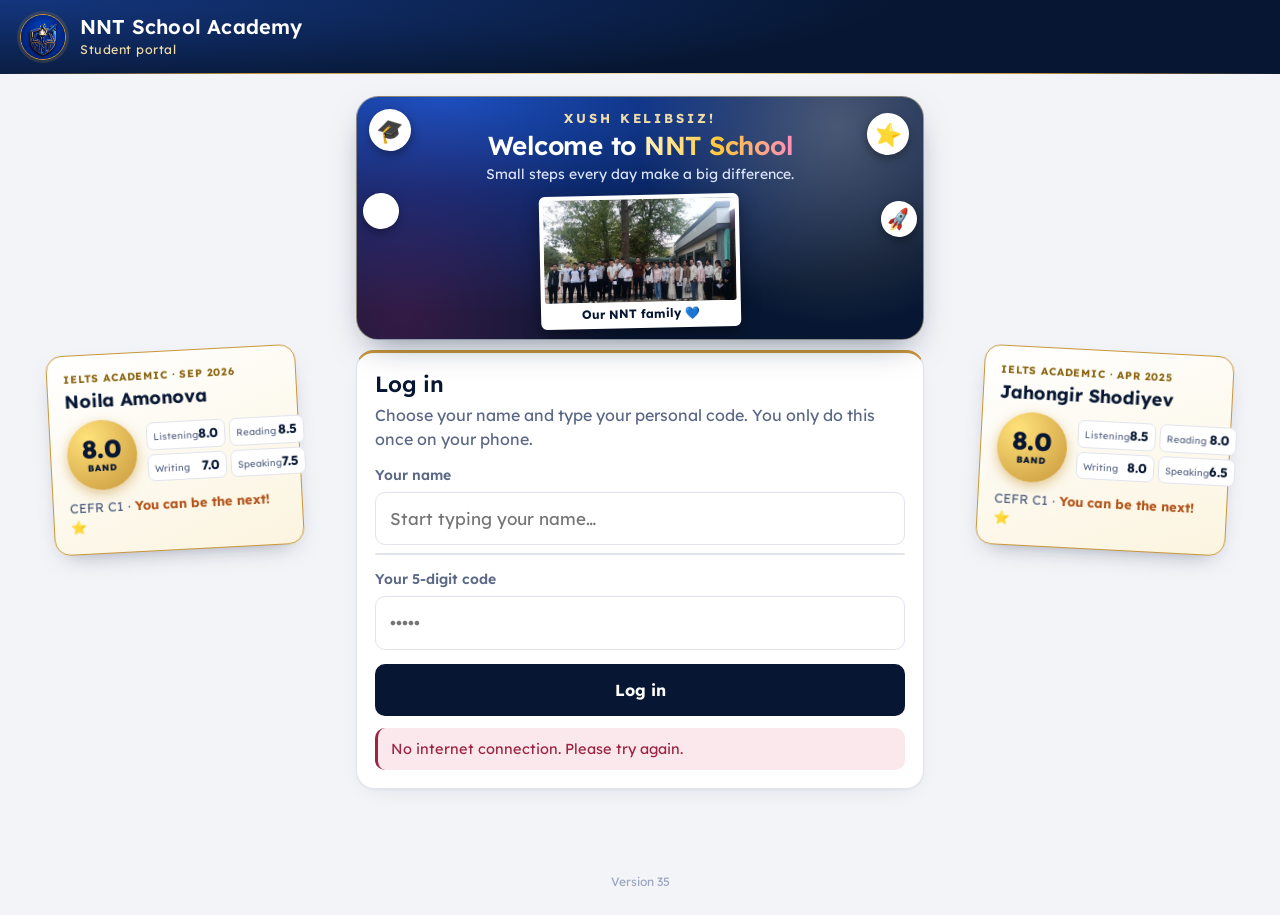
<file: index.html>
<!doctype html>
<html lang="en"><head><meta charset="utf-8"><meta name="viewport" content="width=device-width,initial-scale=1,viewport-fit=cover"><meta name="robots" content="noindex,nofollow">
<meta name="color-scheme" content="only light"><style>:root{color-scheme:only light}</style><meta name="theme-color" content="#1558b0"><script>try{if(sessionStorage.getItem("nnt_back_nv")==="1"||localStorage.getItem("nnt_mode")==="new"){document.write('<style id="nvcov">body::before{content:"";position:fixed;inset:0;z-index:99999;background:#050c18}</style>');setTimeout(function(){var c=document.getElementById("nvcov");if(c)c.remove();},6000);}}catch(e){}</script>
<link rel="icon" href="logo.jpg">
<title>NNT School · My page</title>
<link rel="preconnect" href="https://fonts.googleapis.com"><link rel="preconnect" href="https://fonts.gstatic.com" crossorigin>
<link href="https://fonts.googleapis.com/css2?family=Lexend:wght@400;500;600;700&display=swap" rel="stylesheet">
<link rel="stylesheet" href="shared.css?v=16">
<style>
.hero{padding:6px 2px 18px}.hero .g{color:var(--mute);font-size:15px}.hero h1{font-size:38px;margin:2px 0 8px}.hero p{color:var(--mute);margin:0}
.hub{display:grid;gap:14px;margin-top:8px}.hubbtn{display:flex;align-items:center;gap:16px;width:100%;text-align:left;padding:22px 20px;border:0;border-radius:14px;background:linear-gradient(150deg,#14367e,var(--ink));color:#fff;cursor:pointer;border-bottom:3px solid var(--gold);box-shadow:0 14px 28px -16px rgba(7,23,51,.6);transition:transform .15s}.hubbtn:hover{transform:translateY(-2px)}
.hubbtn .ic{flex:none;width:56px;height:56px;border-radius:12px;background:rgba(255,255,255,.08);border:1px solid rgba(239,220,168,.45);color:var(--gold2);display:flex;align-items:center;justify-content:center}.hubbtn .ic svg{width:28px;height:28px;stroke:currentColor;fill:none;stroke-width:1.7;stroke-linecap:round;stroke-linejoin:round}
.hubbtn b{display:block;font-family:var(--serif);font-size:26px;font-weight:600;line-height:1.1}.hubbtn small{display:block;color:#c9d3ea;font-size:14px;margin-top:5px;line-height:1.35}.hubbtn .ch{margin-left:auto;font-size:26px;color:var(--gold2)}
.sec{font-family:var(--serif);font-size:19px;font-weight:600;color:var(--ink);margin:22px 2px 10px}
.pillrow{display:flex;gap:8px;flex-wrap:wrap;margin-top:10px}
.back{background:none;border:0;color:var(--royal);font-weight:700;font-size:15px;padding:6px 0;margin-bottom:6px;cursor:pointer}
.big{font-family:var(--serif);font-size:60px;font-weight:700;line-height:1;color:var(--ink)}
.lvl{display:inline-block;color:#fff;border-radius:8px;padding:5px 12px;font-weight:800;letter-spacing:.04em;font-size:14px}
.ex{display:grid;grid-template-columns:1fr 62px;gap:6px 10px;align-items:center;font-size:14.5px;margin-top:8px}.ex .b{height:8px;background:#e6e9f2;border-radius:9px;overflow:hidden;grid-column:1}.ex .b i{display:block;height:100%;background:linear-gradient(90deg,var(--gold),#e2b457)}
.ex .n{grid-column:1}.ex .v{grid-row:span 2;text-align:right;font-weight:700}
.row{display:flex;align-items:center;gap:12px;padding:10px 6px;border-bottom:1px solid var(--line)}.row:last-child{border:0}
.row .rk{min-width:34px;height:34px;border-radius:50%;background:#e9edf7;color:var(--ink);display:flex;align-items:center;justify-content:center;font-family:var(--serif);font-weight:700}
.row .rk.g1{background:linear-gradient(180deg,#f0cf7a,var(--gold));color:#2a1c00}.row .rk.g2{background:#dfe4ee}.row .rk.g3{background:#ecc9a4;color:#5c3410}
.row.me{background:var(--gold3);border-radius:10px}.row .sc{margin-left:auto;font-weight:800}
.msgbox{position:relative;overflow:hidden;border-radius:18px;padding:18px 112px 18px 18px;font-size:15px;line-height:1.5;margin-bottom:12px;color:#fff;box-shadow:0 8px 22px rgba(7,23,51,.25)}
.msgbox .mh{display:block;font-family:var(--serif);font-weight:700;font-size:25px;line-height:1.1;margin-bottom:6px;letter-spacing:.2px}
.msgbox .stk{position:absolute;display:flex;align-items:center;justify-content:center;width:50px;height:50px;border-radius:50%;background:#fff;border:3px solid #fff;box-shadow:0 4px 10px rgba(0,0,0,.35);font-size:28px}
.msgbox .stk.a{top:10px;right:12px;transform:rotate(12deg)}.msgbox .stk.b{top:58px;right:50px;width:42px;height:42px;font-size:23px;transform:rotate(-14deg)}.msgbox .stk.c{bottom:8px;right:10px;width:38px;height:38px;font-size:21px;transform:rotate(8deg)}
@keyframes shine{0%{background-position:0% 50%}100%{background-position:200% 50%}}
@keyframes bob{0%,100%{translate:0 0}50%{translate:0 -4px}}
.msgbox .stk{animation:bob 2.4s ease-in-out infinite}.msgbox .stk.b{animation-delay:.5s}.msgbox .stk.c{animation-delay:1s}
.mb-best{background:linear-gradient(135deg,#2b0a63 0%,#7b2ff7 38%,#ff2d95 70%,#ffb300 100%);border:2px solid #ffe08a}
.mb-best .mh{background:linear-gradient(90deg,#fff6c2,#ffd54a,#fff,#ffd54a,#fff6c2);background-size:200% 100%;-webkit-background-clip:text;background-clip:text;color:transparent;animation:shine 3s linear infinite;font-size:28px}
.mb-top3{background:linear-gradient(135deg,#032b2a 0%,#0e8f6a 55%,#f2c744 100%);border:2px solid #9ff0c9}
.mb-top3 .mh{color:#ffe27a;text-shadow:0 2px 0 rgba(0,0,0,.25)}
.mb-alone{background:linear-gradient(135deg,#071733,#123f9c);border:2px solid var(--gold)}.mb-alone .mh{color:var(--gold2)}
.mb-mid{background:linear-gradient(135deg,#1c2433 0%,#2f3a52 100%);border:2px solid #56627f}.mb-mid .mh{color:#ffb454}
.mb-last{background:linear-gradient(135deg,#0d0a14 0%,#2a0f1f 60%,#4a0f27 100%);border:2px solid #7a2540}.mb-last .mh{color:#ff6b81;text-shadow:0 0 14px rgba(255,80,110,.45)}
.mb-last .stk,.mb-mid .stk{filter:saturate(.8)}
.msgbox b{color:inherit;text-decoration:underline;text-decoration-color:currentColor}
.mb-best b{color:#ffe27a}.mb-top3 b{color:#ffe27a}.mb-mid b{color:#ffb454}.mb-last b{color:#ff9aa8}
.tile{display:flex;align-items:center;gap:14px;width:100%;text-align:left;padding:14px 16px;background:#fff;border:1px solid var(--line);border-radius:12px;margin-bottom:10px;cursor:pointer;transition:box-shadow .15s,transform .15s;box-shadow:0 1px 2px rgba(7,23,51,.04)}
.tile:hover:not(:disabled){transform:translateY(-1px);box-shadow:0 10px 22px -14px rgba(7,23,51,.35)}
.tile .ic{flex:none;width:46px;height:46px;border-radius:10px;background:linear-gradient(160deg,#14367e,var(--ink));color:var(--gold2);display:flex;align-items:center;justify-content:center}
.tile .ic svg{width:22px;height:22px;stroke:currentColor;fill:none;stroke-width:1.8;stroke-linecap:round;stroke-linejoin:round}
.tile b{display:block;font-family:var(--serif);font-size:17px;font-weight:600;color:var(--ink)}.tile small{display:block;color:var(--mute);font-size:13.5px;margin-top:2px}
.tile .ch{margin-left:auto;color:#8c98b3;font-size:22px}.tile:disabled{cursor:default;background:#f6f7fb}.tile:disabled .ic{background:#a9b2c6}
.tile:disabled b{color:#6a7691}
.sheet{position:fixed;inset:0;background:#1c222b;z-index:50;display:flex;flex-direction:column}
.sheet .bar2{background:#0d1320;color:#fff;padding:10px 14px;display:flex;align-items:center;gap:12px;border-bottom:1px solid var(--gold)}
.sheet .bar2 span{font-family:var(--serif);font-weight:600}
#pdfv{overflow:auto;display:block;-webkit-user-select:none;user-select:none}
#pdfv .bar2{position:sticky;top:0;z-index:2}
#pdfv canvas{display:block;margin:10px auto;max-width:100%;background:#fff;box-shadow:0 2px 12px rgba(0,0,0,.4)}
#fbv{background:#fff}#fbv iframe{flex:1;border:0;width:100%}#vidv{background:#000}
#vbox{width:100%;aspect-ratio:16/9;background:#000;position:relative}#vbox iframe{position:absolute;inset:0;width:100%;height:100%;border:0}
#vhint{color:#9fb0cf;text-align:center;font-size:14px;padding:14px}
@media (orientation:landscape){#vbox{aspect-ratio:auto;flex:1;min-height:0}#vhint{display:none}}
#vbox:fullscreen{width:100vw;height:100vh;aspect-ratio:auto}
#vbox.rot{position:fixed;z-index:70;top:0;left:100vw;width:100vh;height:100vw;aspect-ratio:auto;transform-origin:top left;transform:rotate(90deg)}
#vexit{display:none;position:absolute;right:14px;top:58px;z-index:5;width:38px;height:38px;padding:0;border-radius:50%;background:rgba(7,23,51,.7);color:#fff;border:1.5px solid rgba(239,220,168,.8);font-size:18px;line-height:1;opacity:0;pointer-events:none;transition:opacity .25s}#vexit.show{opacity:.85;pointer-events:auto}
#vbox.rot #vexit,#vbox:fullscreen #vexit{display:block}
@media print{body *{display:none!important}}

.zone{position:relative;overflow:hidden;border-radius:20px;padding:20px 18px 18px;margin:4px 0 16px;color:#fff}
.zone small{display:block;font-size:12px;font-weight:800;letter-spacing:.24em}
.zone h1{color:#fff;font-size:32px;margin:4px 0 6px}.zone p{margin:0;max-width:440px;font-size:15.5px;line-height:1.45}
.zst{position:absolute;display:flex;align-items:center;justify-content:center;width:40px;height:40px;border-radius:50%;background:#fff;box-shadow:0 4px 10px rgba(0,0,0,.28);font-size:20px;animation:welbob 3s ease-in-out infinite}
.zst.z1{top:12px;right:14px;transform:rotate(10deg)}.zst.z2{top:16px;right:60px;transform:rotate(-8deg);animation-delay:.6s;width:34px;height:34px;font-size:17px}.zst.z3{display:none}
.vol .bd small b{display:inline}
/* study: bright and calm */
.zs{background:radial-gradient(120% 120% at 10% 0%,#38c6c9 0%,#1f8fd1 55%,#1d4fbf 100%);box-shadow:0 14px 30px -16px rgba(31,143,209,.7)}.zs small{color:#d8fbff}.zs p{color:#eafcff}
#s_study .vol{border-color:#cfe9f2;background:linear-gradient(180deg,#fff,#f1fafc)}
#s_study .vol .sp{background:linear-gradient(160deg,#2db7c4,#1f7fc8);border-right-color:#8fe3ea;color:#fff}
#s_study .vol:not(:disabled)::after{content:"▶";position:absolute;right:14px;top:50%;translate:0 -50%;width:34px;height:34px;border-radius:50%;background:linear-gradient(160deg,#2db7c4,#1f7fc8);color:#fff;font-size:13px;display:flex;align-items:center;justify-content:center;padding-left:2px;box-shadow:0 6px 14px -6px rgba(31,127,200,.8)}
#s_study .vol.dim .sp{background:linear-gradient(160deg,#9fb3bf,#7c8f9c)}
#s_study .vol .cr{position:absolute;left:84px;right:auto;bottom:10px;font-style:normal;font-size:12px;font-weight:800;letter-spacing:.04em;color:#fff;background:linear-gradient(135deg,#0e9f6e,#0a7d57);border-radius:999px;padding:4px 12px}
#s_study .vol.rec .bd{padding-bottom:46px}
#s_study .vol.rec{border-color:#0e9f6e;box-shadow:0 0 0 2px rgba(14,159,110,.25),0 10px 24px -14px rgba(10,125,87,.55)}
/* exam: serious and golden */
.ze{background:radial-gradient(120% 120% at 90% 0%,#14a37c 0%,#07503f 45%,#04251f 100%);border:1.5px solid rgba(239,220,168,.6);box-shadow:0 14px 30px -16px rgba(10,16,48,.8)}.ze small{color:var(--gold2)}.ze p{color:#e2f5ee}.ze h1{background:linear-gradient(90deg,#fff1b8,#ffc93c);-webkit-background-clip:text;background-clip:text;color:transparent}
#s_exam .vol{border-left:0}
#s_exam .vol .sp{background:linear-gradient(160deg,#0b6b53,#04332a);border-right:3px solid var(--gold);color:var(--gold2);text-shadow:0 0 12px rgba(255,201,60,.55)}
#s_exam .vol.dim .sp{background:linear-gradient(160deg,#5d6b86,#3c4863);text-shadow:none}

/* audios: warm and musical */
.za{background:radial-gradient(120% 120% at 15% 0%,#ff9a5a 0%,#e8478b 50%,#6a2bb8 100%);box-shadow:0 14px 30px -16px rgba(200,60,140,.7)}.za small{color:#ffe8f3}.za p{color:#fff0f7}
#s_audio .vol{border-color:#f3cfe2;background:linear-gradient(180deg,#fff,#fff5fa)}
#s_audio .vol .sp{background:linear-gradient(160deg,#ff8a4c,#d6338a);border-right-color:#ffc2dc;color:#fff}
#s_audio .vol::after{content:"♪";position:absolute;right:14px;top:50%;translate:0 -50%;width:34px;height:34px;border-radius:50%;background:linear-gradient(160deg,#ff8a4c,#d6338a);color:#fff;display:flex;align-items:center;justify-content:center;font-size:18px}
#s_audio .vol .bd{padding-right:60px}
.zh{background:linear-gradient(115deg,#1f8fd1 0%,#1d4fbf 38%,#7a35c0 68%,#e8478b 100%);box-shadow:0 14px 30px -16px rgba(106,43,184,.7)}.zh small{color:#e6f4ff}.zh p{color:#f4eaff}
.hub2 .hubbtn.vid{background:linear-gradient(150deg,#1f8fd1,#1d4fbf)}.hub2 .hubbtn.aud{background:linear-gradient(150deg,#e8478b,#6a2bb8)}
.hub2 .hubbtn.wrd{background:linear-gradient(150deg,#7c5cff,#4a2fc2)}
/* word lists: indigo and gold */
.zw{background:radial-gradient(120% 120% at 12% 0%,#9b7bff 0%,#5b3fd6 52%,#2b1d86 100%);box-shadow:0 14px 30px -16px rgba(91,63,214,.7)}.zw small{color:#efe6ff}.zw p{color:#f1ebff}
#s_words .vol,#s_wread .vol{border-color:#d9d0f7;background:linear-gradient(180deg,#fff,#f7f4ff)}
#s_words .vol .sp,#s_wread .vol .sp{background:linear-gradient(160deg,#8f6dff,#4a2fc2);border-right-color:#d9d0f7;color:#fff}
#s_words .vol::after{content:"Aa";position:absolute;right:14px;top:50%;translate:0 -50%;width:34px;height:34px;border-radius:50%;background:linear-gradient(160deg,#8f6dff,#4a2fc2);color:#fff;display:flex;align-items:center;justify-content:center;font-size:14px;font-weight:800}
#s_wread .vol::after{content:"›";position:absolute;right:14px;top:50%;translate:0 -50%;width:34px;height:34px;border-radius:50%;background:linear-gradient(160deg,#8f6dff,#4a2fc2);color:#fff;display:flex;align-items:center;justify-content:center;font-size:22px}
#s_words .vol .bd,#s_wread .vol .bd{padding-right:60px}
#s_words .vol .cr{position:absolute;left:84px;right:auto;bottom:10px;font-style:normal;font-size:12px;font-weight:800;letter-spacing:.04em;color:#fff;background:linear-gradient(135deg,#0e9f6e,#0a7d57);border-radius:999px;padding:4px 12px}
#s_words .vol.rec .bd{padding-bottom:46px}
#s_words .vol.rec{border-color:#0e9f6e;box-shadow:0 0 0 2px rgba(14,159,110,.25),0 10px 24px -14px rgba(10,125,87,.55)}
.wtitle{font-family:var(--serif);font-size:26px;font-weight:600;margin:4px 0 4px}.wsub{color:var(--mute);font-size:14px;margin:0 0 12px}
.wsplit{display:grid;gap:12px;margin:0 0 26px}
.wtxt,.wvoc{border:1.5px solid #d9d0f7;border-radius:16px;background:#fff;min-width:0}
.wtxt{padding:16px 18px}.wtxt h4{margin:0 0 8px;font-family:var(--serif);font-size:22px;border-left:5px solid #7c5cff;padding-left:10px}
.wtxt .wp{font-family:var(--serif);font-size:17px;line-height:1.7}.wtxt .wp p{margin:0 0 10px}
.wtxt .trk{display:inline-block;margin-bottom:10px;font-size:12px;font-weight:800;letter-spacing:.04em;color:#4a2fc2;background:#efeaff;border-radius:999px;padding:4px 11px}
.wtxt mark{background:#ffe27a;color:inherit;border-radius:3px;padding:0 2px}
.wvoc{padding:0;overflow:hidden;display:flex;flex-direction:column}
.wtabs{display:flex;gap:6px;padding:10px;background:#f3efff;border-bottom:1.5px solid #d9d0f7;position:sticky;top:0;z-index:2}
.wtabs button{flex:1;border:0;border-radius:10px;padding:10px 8px;font:inherit;font-weight:700;font-size:14px;color:#4a2fc2;background:transparent;cursor:pointer}
.wtabs button.on{background:linear-gradient(150deg,#8f6dff,#4a2fc2);color:#fff}
.wlist{padding:6px 14px 14px}
.wc{padding:12px 4px;border-bottom:1px solid #ece7fb;cursor:pointer}.wc:last-child{border-bottom:0}
.wc b{font-size:17px;color:#2b1d86}.wc i{font-style:normal;font-size:12px;font-weight:700;color:#7a6bb5;margin-left:8px;background:#f3efff;border-radius:6px;padding:2px 7px}
.wc .uz{font-weight:700;color:#0a7d57;margin-top:3px;font-size:16px}
.wc .sy{font-size:14px;margin-top:3px;color:#46566e}.wc .sy u{text-decoration:none;font-weight:800;font-size:11px;letter-spacing:.06em;color:#b8860b;margin-right:6px;text-transform:uppercase}
.wc .df{font-size:14px;margin-top:2px;color:#46566e}.wc .ex{font-size:13.5px;margin-top:4px;color:#7a869c;font-style:italic}
.wc.hot{background:#fff9e0;border-radius:10px}
@media(min-width:900px){.wsplit{grid-template-columns:1.1fr .9fr;align-items:start}.wtxt,.wvoc{max-height:calc(100vh - 150px);overflow:auto;position:sticky;top:12px}}
.hub2 .hubbtn .ic{border-color:rgba(255,255,255,.5);color:#fff}.hub2 .hubbtn .ch{color:#fff}
#s_audio .vol .cr{position:absolute;left:84px;right:auto;bottom:10px;font-style:normal;font-size:12px;font-weight:800;letter-spacing:.04em;color:#fff;background:linear-gradient(135deg,#0e9f6e,#0a7d57);border-radius:999px;padding:4px 12px}
#s_audio .vol.rec .bd{padding-bottom:46px}
#s_audio .vol.rec{border-color:#0e9f6e;box-shadow:0 0 0 2px rgba(14,159,110,.25),0 10px 24px -14px rgba(10,125,87,.55)}
#audv{background:#2a1238}#audv .bar2{background:#1a0a26;border-bottom-color:#ff8a4c}
#alist{overflow:auto;padding:14px;display:grid;gap:12px;align-content:start}
.trk{background:linear-gradient(160deg,#4a2070,#2a1238);border:1px solid #8a4bb8;border-radius:14px;padding:14px;color:#fff}
.trk b{display:block;font-family:var(--serif);font-size:17px;margin-bottom:10px}.trk b i{font-style:normal;color:#ffb38a;margin-right:6px}
.tr{display:flex;align-items:center;gap:10px}.tr .pb{flex:none;width:46px;height:46px;border-radius:50%;border:0;background:linear-gradient(160deg,#ff8a4c,#e8478b);color:#fff;font-size:20px;cursor:pointer}
.tr .sk{flex:none;border:1px solid #8a4bb8;background:transparent;color:#ffd9e8;border-radius:10px;padding:8px 9px;font-size:12px;font-weight:800;cursor:pointer}
.tr input[type=range]{flex:1;min-width:0;accent-color:#ff8a4c}.tr{flex-wrap:wrap}.tr .tm{flex:1 0 100%;order:9;font-size:13px;color:#e6c9f5;text-align:center;margin-top:2px}
.trk .st{font-size:12.5px;color:#ffc2dc;margin-top:6px}
/* STUDY EXTRA */
.hubbtn.xtra{background:linear-gradient(135deg,#ff7a45 0%,#d63384 48%,#6f2dbd 100%);border-bottom:3px solid #ffd27a}
.hubbtn.xtra .ic{border-color:rgba(255,255,255,.55);color:#fff}.hubbtn.xtra .ch{color:#fff}.hubbtn.xtra small{color:#ffe9f3}
.zx{background:radial-gradient(120% 130% at 85% 0%,#a855f7 0%,#5b21b6 42%,#1e0a4a 100%);box-shadow:0 14px 30px -16px rgba(111,45,189,.8);border:1.5px solid rgba(255,210,122,.55)}.zx small{color:#ffd27a}.zx p{color:#efe3ff}
.hub3 .hubbtn.xv{background:linear-gradient(145deg,#2dd4a7,#0f9d7a 55%,#0b5d57);border-bottom-color:#b7f5e1}
.hub3 .hubbtn.xg{background:linear-gradient(145deg,#8b7bff,#5b3fd6 55%,#1e1450);border-bottom-color:#d4ccff}
.hub3 .hubbtn .ic{border-color:rgba(255,255,255,.55);color:#fff}.hub3 .hubbtn .ch{color:#fff}.hub3 .hubbtn small{color:#fff;opacity:.92}
.xgrid{display:grid;grid-template-columns:1fr;gap:14px}
@media(min-width:640px){.xgrid{grid-template-columns:1fr 1fr}}@media(min-width:960px){.xgrid{grid-template-columns:1fr 1fr 1fr}}
.xcard{position:relative;overflow:hidden;border:0;border-radius:18px;padding:16px 16px 14px;text-align:left;color:#fff;cursor:pointer;background:var(--bg);box-shadow:0 14px 26px -16px var(--sh);transition:transform .15s;font-family:inherit;min-height:132px;display:flex;flex-direction:column;gap:4px}
.xcard:hover{transform:translateY(-3px)}.xcard:active{transform:scale(.99)}
.xcard .nn{position:absolute;right:10px;top:-14px;font:800 84px/1 Lexend,system-ui;color:rgba(255,255,255,.18);pointer-events:none}
.xcard .em{font-size:28px;line-height:1}.xcard b{font-size:21px;font-family:Lexend,system-ui;font-weight:700;line-height:1.1}
.xcard .un{font-size:13.5px;font-weight:600;opacity:.95}
.xcard .st{margin-top:auto;display:flex;align-items:center;gap:8px;font-size:13px;font-weight:700;flex-wrap:wrap}
.xcard .st i{font-style:normal;background:rgba(255,255,255,.22);border-radius:99px;padding:3px 10px}
.xcard .mb{height:6px;border-radius:99px;background:rgba(255,255,255,.28);overflow:hidden;margin-top:8px}.xcard .mb u{display:block;height:100%;background:#fff;border-radius:99px;text-decoration:none}
.xlead{color:var(--mute);margin:0 0 14px;font-size:15px}
.xbar{position:sticky;top:0;z-index:5;margin:-22px -16px 12px;padding:12px 16px;background:var(--bg);color:#fff;display:flex;align-items:center;gap:10px}
.xbar button{background:rgba(255,255,255,.2);color:#fff;border:0;border-radius:10px;padding:8px 12px;font-weight:700;font-size:14px;cursor:pointer;font-family:inherit}
.xbar .tt{font-weight:700;font-size:15px;line-height:1.15;min-width:0;flex:1}.xbar .tt small{display:block;opacity:.85;font-weight:600;font-size:12px}
.xbar .cn{font:800 15px Lexend,system-ui;white-space:nowrap}
.xprog{height:6px;background:rgba(0,0,0,.08);margin:0 -16px 16px}.xprog i{display:block;height:100%;width:0;background:var(--bg);transition:width .25s}
.xq{background:#fff;border:1.5px solid var(--line);border-radius:20px;padding:18px 16px;box-shadow:0 10px 24px -18px rgba(7,23,51,.5);max-width:760px;margin:0 auto}
.xq .ch{display:inline-block;font-size:12px;font-weight:800;letter-spacing:.1em;text-transform:uppercase;color:#fff;background:var(--bg);padding:4px 11px;border-radius:99px;margin-bottom:10px}
.xq h2{font-family:Lexend,system-ui;font-size:21px;line-height:1.4;font-weight:600;margin:0 0 16px;color:var(--text)}
.xq h2 .bl{display:inline-block;min-width:64px;border-bottom:3px solid var(--c1);margin:0 3px;text-align:center;color:var(--c1);font-weight:700}
.xopts{display:grid;gap:10px}
.xo{display:flex;align-items:center;gap:12px;width:100%;text-align:left;padding:13px 14px;border:2px solid var(--line);border-radius:14px;background:#fff;font:600 17px/1.3 Lexend,system-ui;color:var(--text);cursor:pointer;transition:border-color .12s,background .12s,transform .1s;min-height:56px}
.xo:hover{border-color:var(--c1);background:#fafbff}.xo:active{transform:scale(.995)}
.xo .lt{flex:none;width:34px;height:34px;border-radius:10px;background:#eef1f8;color:var(--mute);display:flex;align-items:center;justify-content:center;font-weight:800;font-size:15px}
.xo.on{border-color:var(--c1);background:color-mix(in srgb,var(--c1) 11%,#fff)}.xo.on .lt{background:var(--c1);color:#fff}
.xnav{display:flex;gap:10px;margin:16px auto 0;max-width:760px;align-items:center}
.xnav button{border:0;border-radius:14px;padding:14px 18px;font:700 16px Lexend,system-ui;cursor:pointer;min-height:50px}
.xnav .pv{background:#eef1f8;color:var(--text)}.xnav .nx{background:var(--bg);color:#fff;flex:1}.xnav .fn{background:linear-gradient(135deg,#16a34a,#059669);color:#fff;flex:1}
.xnav button:disabled{opacity:.4;cursor:default}
.xdots{display:grid;grid-template-columns:repeat(10,1fr);gap:6px;max-width:760px;margin:16px auto 0}
.xdots button{aspect-ratio:1;border:1.5px solid var(--line);background:#fff;border-radius:8px;font:700 12px Lexend,system-ui;color:var(--mute);cursor:pointer;padding:0}
.xdots button.dn{background:color-mix(in srgb,var(--c1) 18%,#fff);border-color:var(--c1);color:var(--c1)}.xdots button.cur{background:var(--c1);color:#fff;border-color:var(--c1)}
@media(max-width:420px){.xdots{grid-template-columns:repeat(6,1fr)}.xq h2{font-size:19px}.xo{font-size:16px}}
@media(min-width:900px){.xq{padding:26px 28px}.xq h2{font-size:25px}.xopts{grid-template-columns:1fr 1fr}.xo{font-size:18px;min-height:68px}}
.xres{max-width:780px;margin:0 auto}
.xscore{border-radius:22px;padding:22px 18px;color:#fff;background:var(--bg);text-align:center;box-shadow:0 16px 30px -18px var(--sh)}
.xscore .big{font:800 58px/1 Lexend,system-ui}.xscore .big small{font-size:26px;opacity:.85}
.xscore p{margin:8px 0 0;font-size:16.5px;font-weight:600}
.xscore .row{display:flex;gap:8px;justify-content:center;flex-wrap:wrap;margin-top:12px}.xscore .row span{background:rgba(255,255,255,.22);border-radius:99px;padding:5px 13px;font-weight:700;font-size:13.5px}
.xact{display:flex;gap:10px;flex-wrap:wrap;margin:14px 0 6px}.xact button{flex:1;min-width:150px;border:0;border-radius:14px;padding:14px;font:700 16px Lexend,system-ui;cursor:pointer}
.xact .a1{background:var(--bg);color:#fff}.xact .a2{background:#eef1f8;color:var(--text)}
.xh{font-family:Lexend,system-ui;font-size:22px;margin:22px 0 4px}.xh+p{margin:0 0 12px;color:var(--mute);font-size:15px}
.xm{background:#fff;border:1.5px solid #e8ebf5;border-radius:18px;padding:15px 15px 14px;margin:0 0 14px;box-shadow:0 8px 20px -18px rgba(7,23,51,.5)}
.xm .mh{display:flex;gap:8px;align-items:center;margin-bottom:8px}.xm .mh span{font-weight:800;font-size:12px;letter-spacing:.08em;color:#fff;background:var(--bg);border-radius:99px;padding:3px 10px}.xm .mh em{font-style:normal;font-size:12px;color:var(--mute);font-weight:600}
.xm .qq{font:600 17.5px/1.4 Lexend,system-ui;margin:0 0 10px}.xm .qq .bl{border-bottom:3px solid #16a34a;color:#15803d;font-weight:700;padding:0 4px}
.xm .ans{display:grid;gap:6px;margin-bottom:10px}.xm .ans div{border-radius:12px;padding:9px 12px;font-weight:600;font-size:15.5px}
.xm .ans .no{background:#fff1f2;color:#be123c}.xm .ans .no s{opacity:.8}.xm .ans .ok{background:#ecfdf3;color:#047857}.xm .ans b{font-size:11.5px;letter-spacing:.08em;text-transform:uppercase;display:block;opacity:.75}
.xm .xe{border-radius:12px;padding:11px 13px;margin-top:8px;font-size:15.5px;line-height:1.5}.xm .xe b{display:block;font-size:11.5px;letter-spacing:.1em;text-transform:uppercase;margin-bottom:3px}
.xm .xe.en{background:#eff6ff;color:#1e3a8a}.xm .xe.uz{background:#fff8e6;color:#7a4b00}
.xdone{text-align:center;padding:26px 14px;border-radius:20px;background:linear-gradient(135deg,#ecfdf3,#f0fdfa);border:1.5px solid #bbf7d0;margin-top:16px}.xdone b{font-size:22px;display:block;margin-bottom:6px}
.xnote{margin:10px 0 0;font-size:13px;color:var(--mute);text-align:center}

/* STUDY EXTRA — section themes */
.xscore .big,.xscore .big small{color:#fff}
/* themes (vocabulary = emerald paper, grammar = indigo night) */
.zone.zv{background:radial-gradient(120% 140% at 90% 0%,#34d3a3 0%,#0f8f72 45%,#064e4a 100%);border:1.5px solid rgba(183,245,225,.6);box-shadow:0 14px 30px -16px rgba(15,143,114,.8)}.zone.zv small{color:#c9fbe9}.zone.zv p{color:#e6fff6}
.zone.zg{background:radial-gradient(120% 140% at 90% 0%,#7c6cff 0%,#3b2aa8 45%,#150f3f 100%);border:1.5px solid rgba(212,204,255,.45);box-shadow:0 14px 30px -16px rgba(91,63,214,.9)}.zone.zg small{color:#d4ccff}.zone.zg p{color:#ece8ff}
body.xvb{background:#eef8f3 radial-gradient(circle at 1px 1px,rgba(15,143,114,.13) 1.2px,transparent 1.6px) 0 0/22px 22px}
html:has(body.xgb){background:#120f33}body.xgb{background:linear-gradient(180deg,#0f0c2b,#17133f 60%,#0f0c2b) #120f33}
.xcard{background:#fff;color:var(--text);border:1.5px solid color-mix(in srgb,var(--c1) 22%,#fff);border-radius:18px;padding:12px 14px 12px 16px;min-height:0;flex-direction:row;align-items:center;gap:14px;box-shadow:0 8px 20px -16px var(--sh);position:relative}
.xcard::before{content:"";position:absolute;left:0;top:10px;bottom:10px;width:5px;border-radius:0 6px 6px 0;background:var(--bg)}
.xcard .nb{flex:none;width:52px;height:52px;border-radius:15px;background:var(--bg);color:#fff;display:flex;align-items:center;justify-content:center;font:800 24px Lexend,system-ui}
.xcard .mid{flex:1;min-width:0;display:flex;flex-direction:column;gap:3px}.xcard .mid b{font-size:18px;color:var(--text)}
.xcard .un{color:var(--mute);font-size:13px;font-weight:600;opacity:1}
.xcard .st{margin:3px 0 0;gap:6px;font-size:12px}.xcard .st i{background:color-mix(in srgb,var(--c1) 12%,#fff);color:var(--c1);padding:2px 9px}
.xcard .ring{flex:none;width:50px;height:50px;border-radius:50%;background:conic-gradient(var(--c1) calc(var(--p)*1%),color-mix(in srgb,var(--c1) 14%,#fff) 0);display:flex;align-items:center;justify-content:center}
.xcard .ring em{font-style:normal;width:38px;height:38px;border-radius:50%;background:#fff;display:flex;align-items:center;justify-content:center;font:800 13px Lexend,system-ui;color:var(--c1)}
.xcard:hover{transform:translateY(-2px)}
body.xgb .xcard{background:#1c1850;border-color:rgba(160,146,255,.28);box-shadow:0 10px 24px -14px #000}
body.xgb .xcard .mid b{color:#f1eeff}body.xgb .xcard .un{color:#b9b2ec}body.xgb .xcard .st i{background:rgba(160,146,255,.16);color:#d4ccff}
body.xgb .xcard .ring{background:conic-gradient(#a99bff calc(var(--p)*1%),rgba(160,146,255,.18) 0)}body.xgb .xcard .ring em{background:#1c1850;color:#d4ccff}
body.xgb .back,body.xgb .xlead,body.xgb .xnote{color:#cfc8ff}
body.xvb .xq{border-color:color-mix(in srgb,var(--c1) 25%,#fff)}
body.xgb .xq{background:#1c1850;border-color:rgba(160,146,255,.3);box-shadow:0 14px 30px -18px #000}
body.xgb .xq h2{color:#f4f1ff}body.xgb .xq h2 .bl{color:#c4baff;border-color:#a99bff}
body.xgb .xo{background:#241f60;border-color:rgba(160,146,255,.28);color:#f1eeff}body.xgb .xo:hover{background:#2c2670;border-color:#a99bff}
body.xgb .xo .lt{background:rgba(160,146,255,.2);color:#d4ccff}body.xgb .xo.on{background:#3a2fa0;border-color:#c4baff}body.xgb .xo.on .lt{background:#c4baff;color:#1c1850}
body.xgb .xdots button{background:#1c1850;border-color:rgba(160,146,255,.3);color:#b9b2ec}body.xgb .xdots button.dn{background:#3a2fa0;color:#fff;border-color:#a99bff}body.xgb .xdots button.cur{background:#c4baff;color:#1c1850;border-color:#c4baff}
body.xgb .xnav .pv{background:#2a2470;color:#e6e1ff}body.xgb .xprog{background:rgba(255,255,255,.1)}body.xgb .xprog i{background:#a99bff}
body.xgb .xh{color:#f4f1ff}body.xgb .xh+p{color:#cfc8ff}body.xgb .xact .a2{background:#2a2470;color:#e6e1ff}
body.xgb .xnav .nx,body.xgb .xact .a1{background:linear-gradient(135deg,#7c6cff,#4a35c9)}
body.xvb .xnav .nx,body.xvb .xact .a1{background:linear-gradient(135deg,#1fbf96,#0b7d67)}
body.xvb .xq .ch,body.xvb .xbar{background:linear-gradient(135deg,#1fbf96,#0b7d67)}body.xgb .xq .ch,body.xgb .xbar{background:linear-gradient(135deg,#7c6cff,#3b2aa8)}
body.xvb .xscore{background:linear-gradient(135deg,#1fbf96,#0b6f60)}body.xgb .xscore{background:linear-gradient(135deg,#7c6cff,#2d1f86)}
body.xvb .xm .mh span{background:#0f9d7a}body.xgb .xm .mh span{background:#5b3fd6}
@media(min-width:900px){.xcard{padding:14px 18px 14px 20px}.xcard .nb{width:58px;height:58px;font-size:27px}.xcard .ring{width:56px;height:56px}.xcard .ring em{width:43px;height:43px}}

/* Teacher's Chunks: warm sunset / cream */
.hub3 .hubbtn.xc{background:linear-gradient(145deg,#ffb347,#f2682a 55%,#b3321b);border-bottom-color:#ffe1a8}
.zone.zc{background:radial-gradient(120% 140% at 90% 0%,#ffc15a 0%,#e8641f 48%,#7a210f 100%);border:1.5px solid rgba(255,225,168,.65);box-shadow:0 14px 30px -16px rgba(232,100,31,.85)}.zone.zc small{color:#ffe9bd}.zone.zc p{color:#fff3df}
body.xcb{background:#fff6ea repeating-linear-gradient(0deg,transparent 0 31px,rgba(232,100,31,.08) 31px 32px)}
body.xcb .xcard{border-color:color-mix(in srgb,var(--c1) 28%,#fff);background:#fffdf9}
body.xcb .xnav .nx,body.xcb .xact .a1{background:linear-gradient(135deg,#f2862a,#d2471a)}
body.xcb .xq .ch,body.xcb .xbar{background:linear-gradient(135deg,#f2862a,#c53b17)}
body.xcb .xscore{background:linear-gradient(135deg,#f2862a,#b8321a)}body.xcb .xm .mh span{background:#d2471a}
body.xcb .xq{border-color:color-mix(in srgb,var(--c1) 30%,#fff);background:#fffdf9}
body.xcb .xo.on{border-color:#d2471a;background:#fff0e4}body.xcb .xo.on .lt{background:#d2471a}
.vol.lk{filter:saturate(.35);opacity:.78}.vol .lkb{display:block;font-style:normal;font-size:12.5px;font-weight:800;color:#8a5a00;background:#fff1c4;border:1px solid #e9c46a;border-radius:999px;padding:3px 10px;margin-top:6px;width:max-content;max-width:100%}
#gatev{position:fixed;inset:0;z-index:80;background:rgba(8,16,40,.62);display:flex;align-items:center;justify-content:center;padding:16px}#gatev.hide{display:none}
#gatev .gbox{background:#fff;color:#16203a;border-radius:20px;max-width:520px;width:100%;max-height:92vh;overflow:auto;padding:22px 20px;box-shadow:0 24px 60px rgba(0,0,0,.4)}
#gatev h2{margin:0 0 6px;font-size:22px}#gatev p{margin:0 0 12px;font-size:15px;line-height:1.5;color:#46566e}
#gatev .gu{font-weight:800;font-size:13px;letter-spacing:.06em;text-transform:uppercase;color:#7a869f;margin:12px 0 6px}
#gatev .gr{display:flex;align-items:center;gap:10px;padding:10px 12px;border-radius:12px;background:#f3f5fb;margin-bottom:6px;font-weight:700}
#gatev .gr.ok{background:#e3f6ec;color:#0a6b47}#gatev .gr span{flex:1}#gatev .gr em{font-style:normal;font-size:13.5px;font-weight:800}
#gatev .gb{display:flex;gap:10px;margin-top:14px}#gatev .gb button{flex:1}

/* exam hall hub + available seats */
.hub2 .hubbtn.real{background:linear-gradient(150deg,#0f8f6b,#04332a);border-bottom-color:#ffc93c}.hub2 .hubbtn.real .ic{color:#ffc93c;border-color:rgba(255,201,60,.6)}
.hub2 .hubbtn.seat{background:linear-gradient(150deg,#06b6d4,#0e5f86 60%,#12306b);border-bottom-color:#9ff0ff}
.hubbtn .stk2{position:absolute;right:46px;top:-12px;font-size:34px;transform:rotate(10deg);filter:drop-shadow(0 4px 6px rgba(0,0,0,.35))}.hubbtn{position:relative}
.hubbtn.seat .live{display:inline-flex;align-items:center;gap:6px;background:#fff;color:#0e5f86;font:800 11px var(--sans,system-ui);letter-spacing:.1em;border-radius:99px;padding:3px 10px;margin-left:10px;vertical-align:middle}.live i{width:8px;height:8px;border-radius:50%;background:#e5365f;animation:lv 1.2s infinite}@keyframes lv{50%{opacity:.25}}
.zq{background:radial-gradient(120% 120% at 90% 0%,#22d3ee 0%,#0e5f86 48%,#0b1e4a 100%);border:1.5px solid rgba(159,240,255,.6)}.zq small{color:#9ff0ff}.zq p{color:#e0f7fb}
#s_seats .turn{display:none;background:#fff6d6;border:1.5px solid #f1d28a;color:#7a5200;border-radius:12px;padding:10px 14px;font-weight:700;margin:10px 0}
@media(orientation:portrait) and (max-width:700px){#s_seats .turn{display:block}}
.smsum{display:flex;gap:10px;flex-wrap:wrap;margin:10px 0}.smsum span{border-radius:99px;padding:6px 14px;font-weight:800;font-size:14px}
.smscroll{overflow-x:auto;-webkit-overflow-scrolling:touch}
.smroom{position:relative;min-width:760px;border-radius:20px;padding:42px 44px 14px 14px;background:linear-gradient(160deg,#f7f9ff,#eef2ff);border:1.5px solid #dbe2f6;overflow:hidden}
.smroom:before{content:"BACK WALL";position:absolute;left:0;right:0;top:0;height:30px;background:linear-gradient(90deg,#1b2552,#2c3a7a,#1b2552);color:#f3d27a;font:800 12px system-ui;letter-spacing:.38em;text-align:center;line-height:30px}
.smroom:after{content:"RIGHT WALL";position:absolute;right:0;top:30px;bottom:0;width:30px;background:linear-gradient(180deg,#1b2552,#2c3a7a);color:#f3d27a;font:800 12px system-ui;letter-spacing:.38em;writing-mode:vertical-rl;text-align:center;line-height:30px}
.smg{display:grid;grid-template-columns:repeat(7,minmax(0,1fr));grid-template-rows:repeat(5,auto);gap:10px;position:relative;z-index:1}
.smg .roomart{grid-column:1/5;grid-row:2/6;width:100%;height:100%;min-height:0;opacity:.93;pointer-events:none;align-self:center}
.spc{border-radius:16px;border:2px solid #cfe9dc;background:#fff;min-height:84px;display:flex;flex-direction:column;overflow:hidden;box-shadow:0 6px 14px rgba(30,50,110,.08)}
.spc .no{font:800 11px system-ui;letter-spacing:.12em;color:#fff;padding:5px 10px;background:#2fae7b}.spc .no b{font-size:15px;letter-spacing:0}
.spc .bd{padding:6px 9px 8px;display:flex;flex-direction:column;gap:3px;flex:1;color:#0c1230}.spc .st{font-weight:800;font-size:14px;line-height:1.15;overflow-wrap:anywhere}.spc .ti{font-size:12.5px;font-weight:700}
.spc .bar{height:7px;border-radius:99px;background:#ffd9d2;overflow:hidden;margin-top:auto}.spc .bar i{display:block;height:100%;background:linear-gradient(90deg,#ff8a5c,#e5365f);border-radius:99px}
.spc.free{border-color:#b9e3cf;background:linear-gradient(#f4fcf8,#fff)}.spc.free .st{color:#0a7a4f;font-size:17px}.spc.free .st:before{content:"\2713 "}
.spc.use{border-color:#ee9d8f;background:linear-gradient(#fff3f0,#fff)}.spc.use .no{background:#e5365f}.spc.use .ti{color:#b3261e}
.spc.on{border-color:#f1d28a;background:linear-gradient(#fff9e8,#fff)}.spc.on .no{background:#e0a21a}.spc.on .ti{color:#8a5a00}
.spc.mid .no{background:#6d4fd1}.spc.mid.free{border-color:#d6cdf6;background:linear-gradient(#f7f4ff,#fff)}.spc.mid.free .st{color:#5b3fc0}

#seatfs{position:fixed;top:0;left:0;z-index:2000;background:linear-gradient(160deg,#07243d,#0b1e4a);display:flex;flex-direction:column;overflow:hidden;transform-origin:0 0;color:#fff}
.sfh{display:flex;align-items:center;gap:10px;padding:6px 10px;flex:none;flex-wrap:nowrap;overflow:hidden}
.sfx{border:1.5px solid rgba(255,255,255,.55);background:rgba(255,255,255,.1);color:#fff;border-radius:10px;padding:6px 12px;font:800 14px system-ui;cursor:pointer;white-space:nowrap}
.sft{font:800 18px system-ui;white-space:nowrap}.live2{display:inline-flex;align-items:center;gap:6px;background:#fff;color:#0e5f86;font:800 11px system-ui;letter-spacing:.1em;border-radius:99px;padding:3px 10px}.live2 i{width:8px;height:8px;border-radius:50%;background:#e5365f;animation:lv 1.2s infinite}
#seatfs .smsum{margin:0;flex-wrap:nowrap}#seatfs .smsum span{padding:4px 10px;font-size:13px;white-space:nowrap}.sfn{margin-left:auto;font-size:11px;opacity:.7;white-space:nowrap}
.sfb{flex:1;position:relative;overflow:hidden}
#seatfs .smroom{position:absolute;left:50%;top:0;width:1100px;min-width:0;transform-origin:50% 0}
#seatfs .spc{min-height:62px}#seatfs .smroom{padding-top:36px}#seatfs .smg{gap:7px}#seatfs .spc .bd{padding:4px 9px 6px}#seatfs .spc .st{font-size:19px}#seatfs .spc.free .st{font-size:22px}#seatfs .spc .ti{font-size:15px}#seatfs .spc .no{font-size:13px;padding:6px 12px}#seatfs .spc .no b{font-size:18px}

#seatfs{flex-direction:row!important}
#seatfs .sfh{flex-direction:column;align-items:stretch;gap:9px;width:190px;padding:10px 10px;overflow:auto;flex:none}
#seatfs .sft{font-size:19px;line-height:1.15;white-space:normal}
#seatfs .smsum{flex-direction:column;align-items:stretch;gap:7px}#seatfs .smsum span{text-align:center;font-size:14px;white-space:normal;padding:7px 10px}
#seatfs .live2{align-self:flex-start}#seatfs .sfn{margin:auto 0 0;text-align:center}
#seatfs .sfb{flex:1}
#seatfs .sfh{width:118px;padding:8px 7px;gap:6px;align-items:stretch;overflow:hidden}
#seatfs .sfx{padding:6px 8px;font-size:13px;text-align:center}
#seatfs .sft{display:block;font-size:12px;line-height:1.15}
#seatfs .live2{display:inline-flex;align-self:flex-start;font-size:9px;padding:2px 8px}
#seatfs .smsum{gap:5px}#seatfs .smsum span{display:block;font-size:11px;padding:4px 6px;line-height:1.2;border-radius:10px;width:auto;text-align:center}#seatfs .smsum span b{display:inline;font-size:15px;margin-right:3px}
#seatfs .sfn{display:block;margin:auto 0 0;font-size:9px;opacity:.7;text-align:center}#seatfs .sfn.err{opacity:1;background:#ffe6e1;color:#b3261e;border-radius:8px;padding:4px}
#seatfs .smroom{padding:36px 40px 8px 8px}

.rt{display:flex;flex-direction:column;align-items:flex-end;gap:8px}.rr{display:flex;gap:8px}
.paybtn{position:relative;border:0;border-radius:99px;color:#fff;cursor:pointer;display:flex;align-items:center;gap:7px;padding:5px 12px 5px 9px;font-family:inherit;box-shadow:0 0 0 2px rgba(255,255,255,.75),0 3px 8px -2px rgba(0,0,0,.55);text-align:left}
.paybtn .pi{font-size:18px;line-height:1}.paybtn .pt{display:flex;flex-direction:column;line-height:1.1}.paybtn b{font-size:12px;display:block;letter-spacing:0;color:#fff;font-family:inherit;white-space:nowrap}.paybtn small{font-size:11px;color:#fff;font-weight:800;margin:0;letter-spacing:0;white-space:nowrap}
.paybtn.g{background:linear-gradient(150deg,#12a56f,#0a6b4a)}.paybtn.a{background:linear-gradient(150deg,#f4a30c,#c86a00)}.paybtn.r{background:linear-gradient(150deg,#e5365f,#9c1a35)}
.paybtn em{position:absolute;right:-5px;top:-7px;background:#fff;color:#c0213f;font-style:normal;font-weight:800;font-size:11px;min-width:18px;height:18px;border-radius:9px;display:flex;align-items:center;justify-content:center;box-shadow:0 2px 6px rgba(0,0,0,.4)}
#paywin{position:fixed;inset:0;z-index:9000;background:rgba(7,23,51,.75);display:flex;align-items:flex-end;justify-content:center}
#paywin .pw{background:#fff;width:100%;max-width:520px;max-height:92vh;overflow:auto;border-radius:22px 22px 0 0;padding:20px 18px 26px}
@media(min-width:600px){#paywin{align-items:center}#paywin .pw{border-radius:22px}}
#paywin .st{border-radius:16px;padding:18px;text-align:center;color:#fff;margin:10px 0 14px}#paywin .st.g{background:#0e8a5d}#paywin .st.a{background:#d98500}#paywin .st.r{background:#c0213f}
#paywin .st big{display:block;font-size:26px;font-weight:700;line-height:1.2}#paywin .st span{display:block;font-size:17px;margin-top:6px}
#paywin .row{display:flex;justify-content:space-between;gap:10px;padding:10px 0;border-bottom:1px solid var(--line);font-size:16px}#paywin .row b{font-weight:600}
#paywin h3{font-size:18px;margin:16px 0 6px}#paywin .msg{background:var(--gold3);border-left:4px solid var(--gold);border-radius:8px;padding:10px 12px;margin:8px 0;font-size:16px}#paywin .msg small{display:block;color:var(--mute);font-size:13px;margin-bottom:3px}
#paywin .call.tg{background:#229ed9;font-size:19px;margin-top:10px;white-space:normal;line-height:1.35}#paywin .call{display:block;white-space:nowrap;background:#0e6b4d;color:#fff;text-decoration:none;text-align:center;font-weight:700;font-size:20px;padding:15px;border-radius:14px;margin-top:14px}

#entry{position:fixed;inset:0;z-index:90;display:flex;align-items:center;justify-content:center;padding:18px;background:radial-gradient(ellipse at center,rgba(6,10,32,.84) 0%,rgba(6,10,32,.6) 60%,rgba(6,10,32,.4) 100%);-webkit-backdrop-filter:blur(16px);backdrop-filter:blur(16px);overflow:auto}
#entry.hide{display:none}
#entry .bl{position:absolute;border-radius:50%;filter:blur(60px);opacity:.75;pointer-events:none}
#entry .b1{width:340px;height:340px;left:4%;top:6%;background:#ff3d81}#entry .b2{width:380px;height:380px;right:2%;top:2%;background:#00c2ff}#entry .b3{width:320px;height:320px;left:30%;bottom:-4%;background:#ffb300}#entry .b4{width:240px;height:240px;right:14%;bottom:8%;background:#7c4dff}
#entry .ec{position:relative;width:100%;max-width:720px;background:rgba(8,14,40,.82);border:1.5px solid rgba(255,255,255,.35);border-radius:28px;padding:28px 24px;text-align:center;box-shadow:0 24px 70px rgba(0,0,0,.55);color:#fff}
#entry h2{font-size:32px;letter-spacing:-.025em;margin:0;color:#fff}#entry .eq{color:#dfe6ff;margin:6px 0 22px;font-size:17px}
#entry .ep{display:flex;gap:16px}#entry .ek{flex:1;border-radius:22px;padding:22px 18px;font-weight:800;font-size:26px;position:relative;text-align:left;border:0;color:#fff;font-family:inherit;cursor:pointer;line-height:1.1}
#entry .ek small{display:block;font-weight:600;font-size:14.5px;margin-top:7px;line-height:1.35}#entry .ek .ic{font-size:32px;display:block;margin-bottom:8px}
#entry .ec1{background:linear-gradient(135deg,#123f9c,#0a2a6e);border:2.5px solid #efdca8}#entry .ec1 small{color:#fbf4df}
#entry .en{background:linear-gradient(135deg,#ff2d6f,#ff7a00 60%,#ffb300);box-shadow:0 10px 36px rgba(255,80,60,.55);text-shadow:0 1px 6px rgba(120,20,0,.45)}
#entry .en .tag{position:absolute;right:12px;top:10px;background:#fff;color:#e0215e;font-size:12px;letter-spacing:.12em;border-radius:20px;padding:2px 10px;text-shadow:none}
#entry .en.lock{background:linear-gradient(135deg,#3a4468,#2a3152);box-shadow:none;text-shadow:none}#entry .en.lock .tag{background:#fff;color:#2a3152}
#entry .en.shake{animation:esh .45s}@keyframes esh{20%{transform:translateX(-8px)}40%{transform:translateX(8px)}60%{transform:translateX(-6px)}80%{transform:translateX(6px)}}
#entry .elock{margin-top:16px;background:#fff;color:#111;border-radius:14px;padding:12px 14px;font-weight:700;font-size:16px}
#newv{position:fixed;inset:0;z-index:85;background:#050c18;color:#fff;display:flex;flex-direction:column;align-items:center;justify-content:center;text-align:center;padding:24px}
#newv.hide{display:none}#newv h2{font-size:34px;margin:8px 0}#newv p{color:#f6f1ff;max-width:520px;font-size:18px;line-height:1.45}
@media(max-width:640px){#entry .ep{flex-direction:column}#entry h2{font-size:26px}}
</style>
</head><body>
<div class="top"><img src="logo.jpg" alt=""><div><b>NNT School Academy</b><small>Student portal</small></div><div class="sp"></div><div class="rt"><div class="rr"><button class="btn sm alt hide" id="swbtn" type="button">⇄ Switch</button><button class="btn sm alt hide" id="out">Log out</button></div><button class="paybtn hide" id="paybtn" type="button"><span class="pi">💳</span><span class="pt"><b>Monthly payments</b><small id="pbs"></small></span><em id="pbn" class="hide"></em></button></div></div>
<div class="wrap">
 <div id="s_login" class="hide"><div class="wel"><span class="stk s1">🎓</span><span class="stk s2">⭐</span><span class="stk s3">✏️</span><span class="stk s4">🚀</span>
   <img class="crest" src="logo.jpg" alt=""><div class="uz">Xush kelibsiz!</div><h1>Welcome to <em>NNT School</em></h1><p class="tag" id="wq">Every test you finish is a step closer to your goal.</p>
   <div class="polas"><figure class="pol grp"><div class="ph" data-src="photos/group.jpg"><span>📚</span></div><figcaption>Our NNT family 💙</figcaption></figure></div>
   <div class="chips"><span>🌍 English for life</span><span>🎯 IELTS ready</span><span>🤝 Your teachers believe in you</span></div></div>
  <div class="card gilt signin"><h2>Log in</h2><p style="margin:0;color:var(--mute)">Choose your name and type your personal code. You only do this once on your phone.</p>
  <label for="nq">Your name</label><input type="search" id="nq" placeholder="Start typing your name…" autocomplete="off"><div class="pick" id="plist"></div>
  <label for="code">Your 5-digit code</label><input type="password" id="code" inputmode="numeric" maxlength="5" autocomplete="off" placeholder="•••••">
  <div style="height:14px"></div><button class="btn" id="go">Log in</button><div id="m_login"></div></div><div class="hall"><h3>🏆 Our students scored IELTS 8.0 — you can be the next!</h3><div class="cert c1"><div class="ct">IELTS Academic · Sep 2026</div><h4>Noila Amonova</h4><div class="cb"><div class="band"><b>8.0</b><small>BAND</small></div><div class="sk"><div><small>Listening</small><b>8.0</b></div><div><small>Reading</small><b>8.5</b></div><div><small>Writing</small><b>7.0</b></div><div><small>Speaking</small><b>7.5</b></div></div></div><div class="cf">CEFR C1 · <b>You can be the next!</b> ⭐</div></div><div class="cert c2"><div class="ct">IELTS Academic · Apr 2025</div><h4>Jahongir Shodiyev</h4><div class="cb"><div class="band"><b>8.0</b><small>BAND</small></div><div class="sk"><div><small>Listening</small><b>8.5</b></div><div><small>Reading</small><b>8.0</b></div><div><small>Writing</small><b>8.0</b></div><div><small>Speaking</small><b>6.5</b></div></div></div><div class="cf">CEFR C1 · <b>You can be the next!</b> ⭐</div></div></div></div>
 <div id="s_home" class="hide"><div class="hero"><div class="g" id="hg"></div><h1 id="hi"></h1><p id="hp"></p><div class="bar"><i id="hb"></i></div></div>
  <div class="hub"><button class="hubbtn" id="go_study"><span class="ic"><svg viewBox="0 0 24 24"><circle cx="12" cy="12" r="9"/><path d="M10 8.5l5.5 3.5-5.5 3.5z"/></svg></span><span><b>Study hub</b><small>Video lessons and audio tracks</small></span><span class="ch">›</span></button>
  <button class="hubbtn" id="go_exam"><span class="ic"><svg viewBox="0 0 24 24"><path d="M4 5.5A2.5 2.5 0 0 1 6.5 3H20v16H6.5A2.5 2.5 0 0 0 4 21.5z"/><path d="M4 18.5A2.5 2.5 0 0 1 6.5 16H20"/></svg></span><span><b>Exam area</b><small>Results, ranking, explanations, essay feedback and practice</small></span><span class="ch">›</span></button>
  <button class="hubbtn xtra" id="go_x"><span class="ic"><svg viewBox="0 0 24 24"><path d="M13 2L4 14h7l-1 8 9-12h-7z"/></svg></span><span><b>Learn extra</b><small>Vocabulary and grammar tests to practise at home</small></span><span class="ch">›</span></button></div><div id="m_home"></div></div>
 <div id="s_sthub" class="hide zonepg"><button class="back" id="hb2">← Back</button><div class="zone zs zh"><span class="zst z1">🎬</span><span class="zst z2">🎧</span><small>LEARN</small><h1>Study area</h1><p>Choose how you want to study today.</p></div><div class="hub hub2"><button class="hubbtn vid" id="go_vid"><span class="ic"><svg viewBox="0 0 24 24"><circle cx="12" cy="12" r="9"/><path d="M10 8.5l5.5 3.5-5.5 3.5z"/></svg></span><span><b>Study with videos</b><small>Video lessons, unit by unit</small></span><span class="ch">›</span></button><button class="hubbtn aud" id="go_aud"><span class="ic"><svg viewBox="0 0 24 24"><path d="M4 14v-2a8 8 0 0 1 16 0v2"/><rect x="3" y="14" width="4" height="6" rx="1.5"/><rect x="17" y="14" width="4" height="6" rx="1.5"/></svg></span><span><b>Audios</b><small>Listen to the audio tracks of every unit</small></span><span class="ch">›</span></button><button class="hubbtn wrd" id="go_wrd"><span class="ic"><svg viewBox="0 0 24 24"><path d="M4 5.5A2.5 2.5 0 0 1 6.5 3H20v16H6.5A2.5 2.5 0 0 0 4 21.5z"/><path d="M8 8h8M8 12h5"/></svg></span><span><b>Word lists</b><small>Vocabulary and phrases of every reading text, with Uzbek</small></span><span class="ch">›</span></button></div></div>
 <div id="s_audio" class="hide zonepg"><button class="back" id="ab">← Back</button><div class="zone za"><span class="zst z1">🎧</span><span class="zst z2">🎵</span><small>LISTEN</small><h1>Audios</h1><p>Every audio track of every unit. Play, pause, jump to any moment and listen as many times as you like.</p></div><div id="aunits" class="vols"></div><div id="m_audio"></div></div>
 <div id="s_words" class="hide zonepg"><button class="back" id="wb">← Back</button><div class="zone zw"><span class="zst z1">📖</span><span class="zst z2">✨</span><small>VOCABULARY</small><h1>Word lists</h1><p>Every reading text with its useful words and phrases: Uzbek, a synonym and a simple definition.</p></div><div id="wunits" class="vols"></div><div id="m_words"></div></div>
 <div id="s_wread" class="hide"><button class="back" id="wb2">← All units</button><div id="wbody"></div></div>
 <div id="s_study" class="hide zonepg"><button class="back" id="sb">← Back</button><div class="zone zs"><span class="zst z1">🎬</span><span class="zst z2">💡</span><span class="zst z3">📖</span><small>LEARN</small><h1>Study area</h1><p>Watch the video lessons, one unit at a time. Pause, replay and learn at your own pace.</p></div><div id="sunits" class="vols"></div><div id="m_study"></div></div>
 <div id="s_ehub" class="hide zonepg"><button class="back" id="ehb">← Back</button><div class="zone ze"><span class="zst z1">🏆</span><span class="zst z2">🎯</span><small>EXAM HALL</small><h1>Exam hall</h1><p>Choose where you want to go.</p></div><div class="hub hub2"><button class="hubbtn real" id="go_real"><span class="stk2">🏆</span><span class="ic"><svg viewBox="0 0 24 24"><path d="M4 5.5A2.5 2.5 0 0 1 6.5 3H20v16H6.5A2.5 2.5 0 0 0 4 21.5z"/><path d="M4 18.5A2.5 2.5 0 0 1 6.5 16H20"/></svg></span><span><b>Real Exam</b><small>Results, ranking, explanations, essay feedback and practice</small></span><span class="ch">›</span></button><button class="hubbtn seat" id="go_seat"><span class="stk2">🪑</span><span class="ic"><svg viewBox="0 0 24 24"><rect x="3" y="4" width="18" height="11" rx="2"/><path d="M8 20h8M12 15v5"/></svg></span><span><b>Available Seats<span class="live"><i></i>LIVE</span></b><small>See which computers are free right now</small></span><span class="ch">›</span></button></div></div>
 <div id="s_seats" class="hide"><div id="seatfs"><div class="sfh"><button id="sb2" class="sfx">✕ Close</button><b class="sft">🪑 Available seats</b><span class="live2"><i></i>LIVE</span><div class="smsum" id="smsum"></div><span class="sfn" id="smnote"></span><button id="sfull" class="sfx" style="display:none">⛶ Full screen</button></div><div class="sfb" id="sfb"><div class="smroom" id="smroom"><div class="smg" id="smg"></div></div></div></div></div>
 <div id="s_exam" class="hide zonepg"><button class="back" id="eb">← Back</button><div class="zone ze"><span class="zst z1">🏆</span><span class="zst z2">🎯</span><span class="zst z3">📝</span><small>PROVE IT</small><h1>Exam area</h1><p>Your results, class ranking, explanations and essay feedback.</p></div><div id="units" class="vols"></div></div>
  <div id="s_xhub" class="hide zonepg"><button class="back" id="xhb">← Back</button><div class="zone zx"><span class="zst z1">⚡</span><span class="zst z2">🧠</span><small>LEVEL UP</small><h1>Learn extra</h1><p>Extra practice for home. Choose a type of test. You can repeat any test as many times as you like.</p></div><div class="hub hub3"><button class="hubbtn xv" id="go_xv"><span class="ic"><svg viewBox="0 0 24 24"><path d="M4 5h16M4 12h10M4 19h16"/><path d="M17 9l3 3-3 3"/></svg></span><span><b>Vocabulary tests</b><small>10 tests · 30 questions each · words and phrases from the units</small></span><span class="ch">›</span></button><button class="hubbtn xg" id="go_xg"><span class="ic"><svg viewBox="0 0 24 24"><rect x="3" y="4" width="18" height="16" rx="3"/><path d="M8 9h8M8 13h5"/></svg></span><span><b>Grammar tests</b><small>10 tests · 30 questions each · every grammar point of the units</small></span><span class="ch">›</span></button><button class="hubbtn xc" id="go_xc"><span class="ic"><svg viewBox="0 0 24 24"><path d="M4 5h16v10H9l-5 4z"/><path d="M8 9h8M8 12h5"/></svg></span><span><b>Teacher’s Chunks</b><small>12 tests · 30 questions each · phrases and collocations from the lessons</small></span><span class="ch">›</span></button></div></div>
 <div id="s_xlist" class="hide zonepg"><button class="back" id="xlb">← Back</button><div class="zone zx"><span class="zst z1" id="xle">📚</span><span class="zst z2">✨</span><small>CHOOSE A TEST</small><h1 id="xlt"></h1><p id="xlp"></p></div><div id="xgrid" class="xgrid"></div><div id="xlm" class="xnote"></div></div>
 <div id="s_xtest" class="hide"><div id="xt"></div></div>
 <div id="s_xres" class="hide"><div id="xr" class="xres"></div></div>
<div id="s_unit" class="hide"><button class="back" id="ub">← All units</button><div id="ubody"></div></div>
</div>
<div id="pdfv" class="sheet hide"><div class="bar2"><button class="btn sm alt" id="pclose">Close</button><span id="ptitle"></span></div><div id="pages"></div></div>
<div id="fbv" class="sheet hide"><div class="bar2"><button class="btn sm alt" id="fclose">Close</button><span>My essay and feedback</span></div><iframe id="fbf" sandbox="allow-same-origin"></iframe></div>
<div id="audv" class="sheet hide"><div class="bar2"><button class="btn sm alt" id="aclose">Close</button><span id="atitle"></span></div><div id="alist"></div></div>
<div id="gatev" class="hide"><div class="gbox"><h2 id="gt"></h2><p id="gp"></p><div id="gl"></div><div class="gb"><button class="btn alt" id="gclose">Close</button><button class="btn gold" id="ggo">Go to Learn extra</button></div></div></div>
<div id="vidv" class="sheet hide"><div class="bar2"><button class="btn sm alt" id="vclose">Close</button><span id="vtitle"></span><span style="flex:1"></span><button class="btn sm gold" id="vfull">Full screen</button></div><div id="vbox"><button id="vexit" aria-label="Exit full screen" title="Exit full screen">✕</button><iframe id="vf" allow="fullscreen; picture-in-picture; encrypted-media; autoplay" allowfullscreen referrerpolicy="strict-origin-when-cross-origin"></iframe></div><p id="vhint">Turn your phone sideways for a bigger picture.</p></div>
<div id="entry" class="hide"><i class="bl b1"></i><i class="bl b2"></i><i class="bl b3"></i><i class="bl b4"></i>
 <div class="ec"><h2>Welcome back, <span id="e_name"></span> 👋</h2><p class="eq">Where do you want to go today?</p>
  <div class="ep"><button class="ek ec1" id="e_classic" type="button"><span class="ic">🏛️</span>Classic<small>Your tests, explanations and results</small></button>
  <button class="ek en" id="e_new" type="button"><span class="tag">NEW</span><span class="ic" id="e_ni">🚀</span>Novel<small>The new learning experience</small></button></div>
  <div id="e_msg"></div></div></div>
<div id="newv" class="hide"><div style="font-size:56px">🚀</div><h2>Novel</h2><p>Your new learning area is almost ready. Your units will appear here.</p><div style="height:18px"></div><button class="btn alt" id="newback" type="button">← Back</button></div>
<div id="ver" style="text-align:center;color:#9aa6bf;font-size:12px;padding:0 0 24px">Version 35</div>
<script src="core.js?v=24"></script>
<script src="newhome.js?v=71"></script>
<script type="module">
import * as pdfjs from "./vendor/pdf.mjs";
pdfjs.GlobalWorkerOptions.workerSrc = "./vendor/pdf.worker.mjs";
var TOK = ls("nnt_phone_token"), ROSTER = [], pickId = 0, ME = null, CUR = null;
function show(id){ ["s_login","s_home","s_sthub","s_study","s_audio","s_words","s_wread","s_ehub","s_seats","s_exam","s_unit","s_xhub","s_xlist","s_xtest","s_xres"].forEach(function(x){ $(x).classList.toggle("hide", x !== id); }); document.querySelector(".wrap").classList.toggle("wide", id === "s_wread" || id === "s_seats"); if (id !== "s_seats") { clearInterval(window.seatH); document.body.style.overflow = ""; } $("out").classList.toggle("hide", id === "s_login"); $("swbtn").classList.toggle("hide", id === "s_login"); if (id === "s_login") $("paybtn").classList.add("hide"); if (!/^s_x(list|test|res)$/.test(id)) document.body.classList.remove("xvb","xgb","xcb"); window.scrollTo(0,0); }
function note(el, cls, txt){ $(el).innerHTML = txt ? '<div class="msg ' + cls + '">' + txt + '</div>' : ""; }

function entryOpen(){ $("e_name").textContent = ME && ME.name ? ME.name.split(" ")[0] : ""; var ok = !!(ME && ME.new_ok); $("e_new").classList.toggle("lock", !ok); $("e_ni").textContent = ok ? "🚀" : "🔒"; $("e_msg").innerHTML = ""; $("entry").classList.remove("hide"); document.body.style.overflow = "hidden"; }
function entryClose(){ $("entry").classList.add("hide"); document.body.style.overflow = ""; }
function modeKey(){ return ME && ME.name ? "nnt_mode_" + String(ME.name).toLowerCase().replace(/\s+/g, " ") : ""; }
function modeSave(m){ try{ localStorage.setItem("nnt_mode", m); var k = modeKey(); if (k) localStorage.setItem(k, m); }catch(e){} }
$("e_classic").onclick = function(){ modeSave("classic"); entryClose(); show("s_home"); };
$("e_new").onclick = function(){
  if (ME && ME.new_ok){ modeSave("new"); entryClose(); $("newv").classList.remove("hide"); document.body.style.overflow = "hidden"; NV.open(function(){ $("newv").classList.add("hide"); document.body.style.overflow = ""; entryOpen(); }); return; }
  var b = $("e_new"); b.classList.remove("shake"); void b.offsetWidth; b.classList.add("shake");
  $("e_msg").innerHTML = '<div class="elock">🔒 Novel is not open for you yet. Your teacher will open it for you soon. Until then, Classic works as always.</div>';
};
$("newback").onclick = function(){ $("newv").classList.add("hide"); document.body.style.overflow = ""; entryOpen(); };
$("swbtn").onclick = function(){ if (window.NV) NV.close(); $("newv").classList.add("hide"); entryOpen(); };
function boot(){ if (TOK) home(); else loginScreen(); }
window.ENTRY_DONE = false;
function loginScreen(){ try{ localStorage.removeItem("nnt_mode"); }catch(e){} window.ENTRY_DONE = false; if (window.NV) NV.close(); entryClose(); $("newv").classList.add("hide");
  show("s_login"); welcomeInit(); note("m_login","info","Loading the class list…");
  rpc("roster").then(function(r){ ROSTER = r; note("m_login","",""); drawList(); }).catch(function(){ note("m_login","err","No internet connection. Please try again."); });
}
function drawList(){
  var q = $("nq").value.trim().toLowerCase(), h = "";
  ROSTER.filter(function(r){ return !q || r.name.toLowerCase().indexOf(q) > -1; }).slice(0, 60).forEach(function(r){ h += '<div data-id="' + r.id + '" class="' + (r.id === pickId ? "sel" : "") + '">' + esc(r.name) + '</div>'; });
  $("plist").innerHTML = h || '<div style="color:#6b86a3">No name found</div>';
}
$("nq").oninput = function(){ pickId = 0; drawList(); };
$("plist").onclick = function(e){ var d = e.target.closest("div[data-id]"); if (!d) return; pickId = +d.getAttribute("data-id"); drawList(); $("code").focus(); };
$("go").onclick = function(){
  if (!pickId){ note("m_login","err","Please choose your name from the list."); return; }
  var c = $("code").value.trim(); if (!/^\d{5}$/.test(c)){ note("m_login","err","Your code has 5 digits."); return; }
  $("go").disabled = true; note("m_login","info","Checking…");
  rpc("login_phone", {sid: pickId, pcode: c, plabel: deviceLabel()}).then(function(r){
    $("go").disabled = false;
    if (r.ok){ TOK = r.token; ls("nnt_phone_token", TOK); $("code").value = ""; home(); return; }
    var m = {wrong:"That code is not correct. " + (r.left != null ? r.left + " tries left." : ""), locked:"Too many wrong codes. Try again in " + (r.minutes || 10) + " minutes.", nocode:"You have no code at the moment. Ask your teacher for a new one.", nostudent:"Name not found."};
    note("m_login","err", m[r.err] || "Could not log in.");
  }).catch(function(){ $("go").disabled = false; note("m_login","err","No internet connection."); });
};
$("code").onkeydown = function(e){ if (e.key === "Enter") $("go").click(); };
window.NNT_OUT = function(){ rpc("logout", {tok: TOK}); ls("nnt_phone_token", null); TOK = null; pickId = 0; loginScreen(); };
$("out").onclick = function(){ if (!confirm("Log out? You will need a new code from your teacher to log in again.")) return; window.NNT_OUT(); };
var VIDS = {}, VREC = null;
var IC = {play:'<svg viewBox="0 0 24 24"><circle cx="12" cy="12" r="9"/><path d="M10 8.5l5.5 3.5-5.5 3.5z"/></svg>',
  book:'<svg viewBox="0 0 24 24"><path d="M4 5.5A2.5 2.5 0 0 1 6.5 3H20v16H6.5A2.5 2.5 0 0 0 4 21.5z"/><path d="M4 18.5A2.5 2.5 0 0 1 6.5 16H20"/></svg>',
  pen:'<svg viewBox="0 0 24 24"><path d="M4 20l1-4L16.5 4.5a2.1 2.1 0 0 1 3 3L8 19z"/><path d="M14.5 6.5l3 3"/></svg>',
  redo:'<svg viewBox="0 0 24 24"><path d="M20 11a8 8 0 1 0-2.3 5.7"/><path d="M20 4v7h-7"/></svg>'};
/* Daily plan (same as the classroom page): Day 0 = 5 Nov 2026 = Unit 14, one unit per day, except days off, Tashkent time.
   The video to watch is the one for the NEXT day's test, so students watch it the evening before. */
var OFFD = [2, 3]; /* days off since 5 Nov 2026 (2 = Saturday 7 Nov, 3 = Sunday 8 Nov). The server sends the real plan; this is only a fallback */
function testDays(n){ var c = 0; for (var i = 0; i < n; i++){ if (OFFD.indexOf(i) < 0 && i % 7 !== 3) c++; } return c; } /* every Sunday is a day off (day 3 = Sun 8 Nov) */
function videoUnit(){ if (typeof VREC === "number") return VREC; var ms = Date.now() + 5 * 3600e3 - Date.UTC(2026, 10, 5), d = Math.floor(ms / 864e5), h = (ms % 864e5) / 3600e3; if (d < 0) return 14; var off = OFFD.indexOf(d) > -1 || d % 7 === 3; return 14 + testDays(d + 1) - (!off && h < 14 ? 1 : 0); } /* before 14:00 today's unit, from 14:00 the next one; the server sends the real value */
function greet(){ var h = new Date().getHours(); return h < 5 ? "Good evening" : h < 12 ? "Good morning" : h < 18 ? "Good afternoon" : "Good evening"; }

/* ---- monthly payments (button under Log out + window) ---- */
var PAYM = null;
function uzd(d){ if (!d) return ""; var p = String(d).split("-"); return p[2] + "." + p[1] + "." + p[0]; }
function payCls(m){ if (!m || !m.on) return ""; if (!m.paid) return "r"; return m.left <= 3 ? "a" : "g"; }
function payRefresh(){
  if (!TOK){ $("paybtn").classList.add("hide"); return Promise.resolve(); }
  return rpc("pay_me", {tok: TOK}).then(function(m){
    PAYM = m; var b = $("paybtn");
    if (!m || !m.ok || !m.on || !m.has){ b.classList.add("hide"); return; }
    var c = payCls(m); b.className = "paybtn " + c;
    $("pbs").textContent = !m.has ? "To\u2018lanmagan" : !m.paid ? "To\u2018lanmagan" : (m.left <= 0 ? "Bugun tugaydi" : m.left + " kun qoldi");
    var n = $("pbn"); n.textContent = m.unread; n.classList.toggle("hide", !m.unread);
  }).catch(function(){});
}
function payOpen(){
  var m = PAYM; if (!m || !m.on) return;
  var c = payCls(m), big, sub;
  if (!m.has || !m.paid){ big = "To\u2018lov qilinmagan"; sub = "Portaldan foydalanish uchun oylik to\u2018lovni qiling."; }
  else { big = "To\u2018langan \u2714"; sub = m.left <= 0 ? "Bugun oxirgi kun. Ertadan to\u2018lov kerak bo\u2018ladi." : m.left + " kun qoldi" + (m.left <= 3 ? ". Tez orada to\u2018lov qiling." : "."); }
  var h = '<div class="pw"><div style="display:flex;justify-content:space-between;align-items:center"><h2 style="font-size:22px">Monthly payments</h2><button class="btn sm alt" id="payx" style="background:#eef0f6;color:#0f1a33">Yopish</button></div>'
    + '<div class="st ' + c + '"><big>' + big + '</big><span>' + sub + '</span></div>';
  if (m.has) h += '<div class="row"><span>Joriy davr</span><b>' + uzd(m.start) + ' \u2013 ' + uzd(m.end) + '</b></div><div class="row"><span>Oxirgi kun</span><b>' + uzd(m.end) + '</b></div>';
  if (m.periods && m.periods.length > 1){ h += '<h3>Oldingi davrlar</h3>'; m.periods.slice(1).forEach(function(p){ h += '<div class="row"><span>' + uzd(p.start) + ' \u2013 ' + uzd(p.end) + '</span><b style="color:' + (p.paid ? '#0e6b4d' : '#9c2442') + '">' + (p.paid ? "To\u2018langan" : "To\u2018lanmagan") + '</b></div>'; }); }
  if (m.msgs && m.msgs.length){ h += '<h3>Xabarlar</h3>'; m.msgs.forEach(function(x){ var d = new Date(x.at); h += '<div class="msg"><small>' + ("0" + d.getDate()).slice(-2) + "." + ("0" + (d.getMonth() + 1)).slice(-2) + " " + ("0" + d.getHours()).slice(-2) + ":" + ("0" + d.getMinutes()).slice(-2) + '</small>' + esc(x.body) + '</div>'; }); }
  h += '<p style="margin:16px 0 0;font-size:16px">To\u2018lov bo\u2018yicha administrator: <b>' + esc(m.admin || "Maftuna Samadova") + '</b></p><a class="call" href="tel:' + esc((m.phone || "+998938900808").replace(/\s/g, "")) + '">\uD83D\uDCDE ' + esc("+998 93 890 08 08") + '</a><a class="call tg" href="https://t.me/Malefisenta_Mafruza" target="_blank" rel="noopener">\u2708\uFE0F Telegram<br>@Malefisenta_Mafruza</a></div>';
  var w = document.createElement("div"); w.id = "paywin"; w.innerHTML = h; document.body.appendChild(w);
  var close = function(){ w.parentNode && w.parentNode.removeChild(w); };
  w.onclick = function(e){ if (e.target === w) close(); }; $("payx").onclick = close;
  if (m.unread){ rpc("pay_read", {tok: TOK}).then(function(){ m.unread = 0; $("pbn").classList.add("hide"); }).catch(function(){}); }
}
$("paybtn").onclick = function(){ payRefresh().then(payOpen); };
setInterval(function(){ if (TOK && !document.hidden) payRefresh(); }, 60000);
function coverOn(){ try{ if (document.getElementById("nvcov")) return; var st = document.createElement("style"); st.id = "nvcov"; st.textContent = 'body::before{content:"";position:fixed;inset:0;z-index:99999;background:#050c18}'; document.head.appendChild(st); setTimeout(function(){ var c = document.getElementById("nvcov"); if (c) c.remove(); }, 6000); }catch(e){} }
function coverOff(){ var c = document.getElementById("nvcov"); if (c) c.remove(); }
function home(){
  payRefresh(); coverOn();
  show("s_home"); note("m_home","info","Loading…");
  Promise.all([rpc("me", {tok: TOK}), rpc("video_units", {tok: TOK}).catch(function(){ return {ok:false}; })]).then(function(x){
    var r = x[0];
    if (!r.ok){ coverOff(); ls("nnt_phone_token", null); TOK = null; loginScreen(); note("m_login","err","Your login has ended. Please log in again with a new code from your teacher."); return; }
    VIDS = {}; var VI = []; if (x[1] && x[1].ok){ x[1].units.forEach(function(u){ VIDS[u] = 1; }); VI = x[1].items || []; VREC = typeof x[1].rec === "number" ? x[1].rec : null; }
    ME = r; note("m_home","",""); var backNv = false; try{ backNv = sessionStorage.getItem("nnt_back_nv") === "1"; if (backNv){ sessionStorage.removeItem("nnt_back_nv"); sessionStorage.setItem("nnt_ret","1"); } }catch(e){}
    var mode = ""; try{ var mk = modeKey(); mode = (mk && localStorage.getItem(mk)) || ""; }catch(e){}
    if ((backNv || mode === "new") && ME && ME.new_ok){ window.ENTRY_DONE = true; $("e_new").onclick(); var cv = document.getElementById("nvcov"); if (cv) setTimeout(function(){ cv.remove(); }, 60); }
    else { var cv2 = document.getElementById("nvcov"); if (cv2) cv2.remove(); if (!window.ENTRY_DONE){ window.ENTRY_DONE = true; if (mode === "classic") entryClose(); else entryOpen(); } }
    $("hg").textContent = greet(); $("hi").textContent = r.name.split(" ")[0];
    var done = r.units.filter(function(u){ return u.status === "finished"; }).length;
    $("hp").textContent = done ? done + " of " + r.units.length + " units finished" : "Watch the video lessons any time. Finish a test in class to unlock its explanations.";
    $("hb").style.width = Math.round(100 * done / Math.max(1, r.units.length)) + "%";
    var h = "", sh = "", SE = {}; r.units.forEach(function(u){
      var rib = "", st = "Not taken yet", fin = u.status === "finished";
      if (fin){ rib = ""; st = '<b style="color:var(--mute)">Finished</b>'; } /* the pass / not-passed status is shown only after the student opens the unit */
      else if (u.status === "started"){ rib = '<i class="rib go">…</i>'; st = "In progress"; }
      if (u.retake && !fin) st = u.status === "started" ? "Retake in progress" : "Retake allowed · do it in the classroom";
      var t = esc(u.title.replace(/^Unit \d+ · /, ""));
      h += '<button class="vol ' + (u.status === "none" ? "dim" : "") + '" data-u="' + esc(u.unit) + '"><span class="sp">' + u.no + '</span><span class="bd"><b>' + t + '</b><small>Unit ' + u.no + ' · ' + st + '</small></span>' + rib + '</button>';
      SE[u.no] = {unit: u.unit, no: u.no, title: u.title};
    });
    /* Study area: every unit that has a video shows up, even if its test is not on the site yet */
    VI.forEach(function(v){ if (!SE[v.no]) SE[v.no] = {unit: v.unit, no: v.no, title: v.title}; });
    Object.keys(SE).map(Number).sort(function(a, b){ return b - a; }).forEach(function(k){
      var e = SE[k], hv = !!VIDS[e.unit], sst = hv ? "Watch the video lessons" : "Coming soon", rv = hv && e.no === videoUnit(), tt = esc(e.title.replace(/^Unit \d+ · /, ""));
      sh += '<button class="vol ' + (hv ? "" : "dim") + (rv ? " rec" : "") + '" data-u="' + esc(e.unit) + '" data-t="' + esc(e.title) + '"' + (hv ? "" : " disabled") + '><span class="sp">' + e.no + '</span><span class="bd"><b>' + tt + '</b><small>Unit ' + e.no + ' · ' + sst + '</small></span>' + (rv ? '<em class="cr">★ Recommended today</em>' : '') + '</button>';
    });
    $("units").innerHTML = h; $("sunits").innerHTML = sh; loadGate();
    var back = ss("nnt_back_unit"); if (back){ ss("nnt_back_unit", null); if (r.units.some(function(u){ return u.unit === back; })) unit(back); }
  }).catch(function(){ coverOff(); note("m_home","err","No internet connection."); });
}
$("units").onclick = function(e){ var b = e.target.closest("button[data-u]"); if (!b) return; unit(b.getAttribute("data-u")); };
$("sunits").onclick = function(e){ var b = e.target.closest("button[data-u]"); if (!b || b.disabled) return; openVideo(b.getAttribute("data-u"), b.getAttribute("data-t") || ""); };
$("go_study").onclick = function(){ show("s_sthub"); loadGate(); }; $("go_vid").onclick = function(){ show("s_study"); }; $("go_aud").onclick = function(){ show("s_audio"); loadAudios(); }; $("hb2").onclick = function(){ show("s_home"); }; $("ab").onclick = function(){ show("s_sthub"); }; $("go_exam").onclick = function(){ show("s_ehub"); }; $("ehb").onclick = function(){ show("s_home"); }; $("go_real").onclick = function(){ show("s_exam"); }; $("go_seat").onclick = function(){ openSeats(); }; $("sb2").onclick = function(){ closeSeats(); };
$("sb").onclick = function(){ show("s_sthub"); }; $("eb").onclick = function(){ show("s_ehub"); }; $("ub").onclick = function(){ show("s_exam"); };

/* Word lists */
var WD = null, WCUR = null, WTXT = -1;
/* ---- home tests unlock the next unit's materials ---- */
var GATE = {};
function loadGate(){ return rpc("gate_status", {tok: TOK}).then(function(r){ GATE = (r && r.ok && r.on) ? (r.units || {}) : {}; gatePaint(); }).catch(function(){}); }
function gateLocked(no){ var g = GATE[no]; return !!(g && !g.open); }
function gatePaint(){
  ["sunits","aunits","wunits"].forEach(function(id){
    var c = $(id); if (!c) return;
    [].forEach.call(c.querySelectorAll("button.vol"), function(b){
      var sp = b.querySelector(".sp"), no = sp ? parseInt(sp.textContent, 10) : 0, lk = gateLocked(no), tag = b.querySelector(".lkb");
      b.classList.toggle("lk", lk);
      if (lk && !tag){ var e = document.createElement("em"); e.className = "lkb"; e.textContent = "🔒 Locked · tap to see how to open"; (b.querySelector(".bd") || b).appendChild(e); }
      if (!lk && tag) tag.remove();
    });
  });
}
function showGate(no){
  var g = GATE[no]; if (!g) return;
  var NM = {g:"Grammar", v:"Vocabulary", c:"Teacher's Chunks"}, h = "", cur = 0;
  (g.need || []).forEach(function(x){
    if (x.u !== cur){ cur = x.u; h += '<div class="gu">' + (x.u === no ? "For Unit " + no : "First, for Unit " + x.u) + '</div>'; }
    h += '<div class="gr' + (x.ok ? " ok" : "") + '"><span>' + NM[x.k] + ' · Test ' + x.no + '</span><em>' + (x.ok ? "✓ " + x.best + "%" : x.best < 0 ? "not done yet" : "best " + x.best + "% · need 90%") + '</em></div>';
  });
  $("gt").textContent = "🔒 Unit " + no + " is locked";
  $("gp").textContent = "Score 90% or more (27 of 30) in these home tests. Then the video lessons, audios and word lists of Unit " + no + " open by themselves. You can repeat a test as many times as you need.";
  $("gl").innerHTML = h; $("gatev").classList.remove("hide");
}
function gateClick(e){
  var b = e.target.closest && e.target.closest("button.vol"); if (!b) return;
  var sp = b.querySelector(".sp"), no = sp ? parseInt(sp.textContent, 10) : 0;
  if (gateLocked(no)){ e.preventDefault(); e.stopImmediatePropagation(); showGate(no); }
}
["sunits","aunits","wunits"].forEach(function(id){ $(id).addEventListener("click", gateClick, true); });
$("gclose").onclick = function(){ $("gatev").classList.add("hide"); };
$("ggo").onclick = function(){ $("gatev").classList.add("hide"); xhub(); };
function loadWords(){
  if (WD){ drawWords(); return; }
  note("m_words","info","Loading…");
  rpc("get_words", {tok: TOK}).then(function(r){
    if (!r.ok) throw new Error("x");
    return fetchDecrypt(r.path, r.key);
  }).then(function(buf){ WD = JSON.parse(new TextDecoder().decode(buf)); note("m_words","",""); drawWords(); })
  .catch(function(){ note("m_words","err","Could not load the word lists. Check your internet and try again."); });
}
function drawWords(){
  var rec = videoUnit();
  $("wunits").innerHTML = WD.units.slice().sort(function(a, b){ return b.no - a.no; }).map(function(u){
    var n = 0; u.texts.forEach(function(t){ n += t.w.length + t.p.length; });
    var rv = u.no === rec;
    return '<button class="vol' + (rv ? " rec" : "") + '" data-n="' + u.no + '"><span class="sp">' + u.no + '</span><span class="bd"><b>' + esc(u.title.replace(/^Unit \d+ · /, "")) + '</b><small>Unit ' + u.no + ' · ' + u.texts.length + (u.texts.length === 1 ? " text" : " texts") + ' · ' + n + ' words and phrases</small></span>' + (rv ? '<em class="cr">★ Recommended today</em>' : '') + '</button>';
  }).join(""); gatePaint();
}
function wcards(t, tab){
  if (tab === "p") return t.p.map(function(x){ return '<div class="wc ph" data-k="' + esc(x[0]) + '"><b>' + esc(x[0]) + '</b><div class="uz">' + esc(x[1]) + '</div><div class="df">' + esc(x[2]) + '</div><div class="ex">“' + esc(x[3]) + '”</div></div>'; }).join("");
  return t.w.map(function(x){ return '<div class="wc" data-k="' + esc(x[0]) + '"><b>' + esc(x[0]) + '</b><i>' + esc(x[1]) + '</i><div class="uz">' + esc(x[2]) + '</div><div class="sy"><u>Synonym</u>' + esc(x[3]) + '</div><div class="df">' + esc(x[4]) + '</div></div>'; }).join("");
}
function openWordUnit(n){
  var u = WD.units.filter(function(x){ return x.no === n; })[0]; if (!u) return;
  WCUR = u; WTXT = -1;
  $("wb2").textContent = "← All units";
  $("wbody").innerHTML = '<div class="zone zw"><span class="zst z1">📖</span><span class="zst z2">✨</span><small>UNIT ' + u.no + '</small><h1 style="font-size:26px">' + esc(u.title.replace(/^Unit \d+ · /, "")) + '</h1><p>Choose a text to read it with its words and phrases.</p></div><div class="vols wtl">' + u.texts.map(function(t, i){
    return '<button class="vol" data-t="' + i + '"><span class="sp">' + (i + 1) + '</span><span class="bd"><b>' + esc(t.title) + '</b><small>Text ' + (i + 1) + ' · ' + t.w.length + ' words · ' + t.p.length + ' phrases</small></span></button>';
  }).join("") + '</div>';
  show("s_wread"); document.querySelector(".wrap").classList.remove("wide");
}
function openWordText(i){
  var t = WCUR.texts[i]; if (!t) return; WTXT = i;
  $("wb2").textContent = "← Unit " + WCUR.no + " texts";
  $("wbody").innerHTML = '<div class="wtitle">' + esc(t.title) + '</div><p class="wsub">Unit ' + WCUR.no + ' · tap a word to see where it is in the text.</p><div class="wsplit" data-i="' + i + '"><div class="wtxt"><span class="trk">Multi-Level + IELTS · same text</span><div class="wp">' + t.html + '</div></div><div class="wvoc"><div class="wtabs"><button class="on" data-tab="w">Words (' + t.w.length + ')</button><button data-tab="p">Phrases (' + t.p.length + ')</button></div><div class="wlist">' + wcards(t, "w") + '</div></div></div>';
  show("s_wread");
}
function wstem(w){ w = w.toLowerCase().replace(/\(.*?\)/g, "").replace(/[^a-z\s'’-]/g, " ").trim(); return w.split(/\s+/).filter(function(x){ return x && !/^(a|an|the|to|of|in|on|for|with|up|out|off|over|into|at|by)$/.test(x); }).map(function(x){ return x.length > 5 ? x.slice(0, -2) : (x.length > 3 ? x.slice(0, -1) : x); }); }
function wmark(box, key){
  [].forEach.call(box.querySelectorAll("mark"), function(m){ var p = m.parentNode; p.replaceChild(document.createTextNode(m.textContent), m); p.normalize(); });
  var st = wstem(key); if (!st.length) return;
  var re = new RegExp("\\b" + st.map(function(x){ return x.replace(/[.*+?^${}()|[\]\\]/g, "\\$&") + "[a-z’'-]*"; }).join("\\W+"), "i"), first = null;
  var walker = document.createTreeWalker(box, NodeFilter.SHOW_TEXT), nodes = [], n; while ((n = walker.nextNode())) nodes.push(n);
  nodes.forEach(function(tn){
    var m = re.exec(tn.nodeValue); if (!m) return;
    var r = tn.splitText(m.index); r.splitText(m[0].length);
    var mk = document.createElement("mark"); mk.textContent = r.nodeValue; r.parentNode.replaceChild(mk, r); if (!first) first = mk;
  });
  if (first && window.matchMedia("(min-width: 900px)").matches) first.scrollIntoView({block: "center", behavior: "smooth"});
}
$("go_wrd").onclick = function(){ show("s_words"); loadWords(); };
$("wb").onclick = function(){ show("s_sthub"); }; $("wb2").onclick = function(){ if (WTXT >= 0 && WCUR) openWordUnit(WCUR.no); else show("s_words"); };
$("wunits").onclick = function(e){ var b = e.target.closest("button[data-n]"); if (b && WD) openWordUnit(+b.getAttribute("data-n")); };
$("wbody").onclick = function(e){
  var tl = e.target.closest("button[data-t]"); if (tl && WCUR){ openWordText(+tl.getAttribute("data-t")); return; }
  var sp = e.target.closest(".wsplit"); if (!sp || !WCUR) return;
  var t = WCUR.texts[+sp.getAttribute("data-i")], tb = e.target.closest("button[data-tab]");
  if (tb){ [].forEach.call(sp.querySelectorAll(".wtabs button"), function(x){ x.classList.toggle("on", x === tb); }); sp.querySelector(".wlist").innerHTML = wcards(t, tb.getAttribute("data-tab")); wmark(sp.querySelector(".wp"), ""); return; }
  var c = e.target.closest(".wc"); if (!c) return;
  [].forEach.call(sp.querySelectorAll(".wc.hot"), function(x){ x.classList.remove("hot"); }); c.classList.add("hot");
  wmark(sp.querySelector(".wp"), c.getAttribute("data-k"));
};

/* Audios area */
var AUD = null, AEL = null, ABLOB = {};
function loadAudios(){
  note("m_audio","info","Loading…");
  rpc("audio_list", {tok: TOK}).then(function(r){
    if (!r.ok){ note("m_audio","err","Could not load the audios. Please try again."); return; }
    AUD = r.items; note("m_audio","","");
    $("aunits").innerHTML = r.items.length ? r.items.map(function(u){
      var rv = u.no === videoUnit();
      return '<button class="vol' + (rv ? " rec" : "") + '" data-u="' + esc(u.unit) + '"><span class="sp">' + u.no + '</span><span class="bd"><b>' + esc(u.title.replace(/^Unit \d+ · /, "")) + '</b><small>Unit ' + u.no + ' · ' + u.tracks.length + (u.tracks.length === 1 ? " audio" : " audios") + '</small></span>' + (rv ? '<em class="cr">★ Recommended today</em>' : '') + '</button>';
    }).join("") : '<div class="msg info">No audios yet.</div>'; gatePaint();
  }).catch(function(){ note("m_audio","err","No internet connection."); });
}
$("aunits").onclick = function(e){
  var b = e.target.closest("button[data-u]"); if (!b || !AUD) return;
  var u = AUD.filter(function(x){ return x.unit === b.getAttribute("data-u"); })[0]; if (!u) return;
  $("atitle").textContent = "Unit " + u.no + " · " + u.title.replace(/^Unit \d+ · /, "");
  $("alist").innerHTML = u.tracks.map(function(t, i){
    return '<div class="trk" data-id="' + esc(t.id) + '"><b><i>Audio ' + (i + 1) + '</i>' + esc(t.title) + '</b><div class="tr"><button class="pb" data-a="play" aria-label="Play">▶</button><button class="sk" data-a="back">−10s</button><input type="range" min="0" max="1000" value="0" data-a="seek" aria-label="Position"><button class="sk" data-a="fwd">+10s</button><span class="tm">0:00 / 0:00</span></div><div class="st"></div></div>';
  }).join("");
  $("audv").classList.remove("hide"); document.body.style.overflow = "hidden";
};
function aStop(){ if (AEL){ AEL.pause(); AEL = null; } document.querySelectorAll("#alist .pb").forEach(function(b){ b.textContent = "▶"; }); }
$("aclose").onclick = function(){ aStop(); $("audv").classList.add("hide"); document.body.style.overflow = ""; };
function fmt(x){ x = Math.max(0, Math.floor(x || 0)); return Math.floor(x / 60) + ":" + ("0" + (x % 60)).slice(-2); }
function aTrack(card, cb){
  var id = card.getAttribute("data-id"), st = card.querySelector(".st");
  if (ABLOB[id]){ cb(ABLOB[id]); return; }
  st.textContent = "Loading…";
  rpc("get_audio", {tok: TOK, fid: id}).then(function(r){
    if (!r.ok) throw new Error("not ready");
    return fetchDecrypt(r.path, r.key, function(p){ st.textContent = "Loading… " + Math.round(p * 100) + "%"; }).then(function(buf){
      var a = new Audio(); a.preload = "auto"; a.src = URL.createObjectURL(new Blob([buf], {type: r.mime || "audio/mpeg"}));
      a.controlsList = "nodownload"; ABLOB[id] = a; st.textContent = ""; cb(a);
    });
  }).catch(function(){ st.textContent = "Could not load this audio. Check your internet and try again."; });
}
$("alist").onclick = function(e){
  var b = e.target.closest("button[data-a]"); if (!b) return; var card = b.closest(".trk"), act = b.getAttribute("data-a");
  var pb = card.querySelector(".pb"), rg = card.querySelector("input"), tm = card.querySelector(".tm");
  aTrack(card, function(a){
    function wire(){ if (a._w) return; a._w = 1;
      a.ontimeupdate = function(){ if (a._drag) return; rg.value = a.duration ? Math.round(1000 * a.currentTime / a.duration) : 0; tm.textContent = fmt(a.currentTime) + " / " + fmt(a.duration); };
      a.onloadedmetadata = a.ontimeupdate; a.onended = function(){ pb.textContent = "▶"; };
    }
    wire();
    if (act === "play"){
      if (AEL && AEL !== a){ AEL.pause(); document.querySelectorAll("#alist .pb").forEach(function(x){ x.textContent = "▶"; }); }
      if (a.paused){ AEL = a; a.play(); pb.textContent = "❚❚"; } else { a.pause(); pb.textContent = "▶"; }
    } else if (act === "back"){ a.currentTime = Math.max(0, a.currentTime - 10); }
    else if (act === "fwd"){ a.currentTime = Math.min(a.duration || 1e9, a.currentTime + 10); }
  });
};
$("alist").oninput = function(e){
  var rg = e.target; if (rg.getAttribute("data-a") !== "seek") return; var card = rg.closest(".trk"), a = ABLOB[card.getAttribute("data-id")];
  if (a && a.duration){ a._drag = 1; a.currentTime = a.duration * rg.value / 1000; card.querySelector(".tm").textContent = fmt(a.currentTime) + " / " + fmt(a.duration); clearTimeout(a._dt); a._dt = setTimeout(function(){ a._drag = 0; }, 400); }
};
function lvlPill(l){ return '<span class="lvl" style="background:' + LVC[l] + '">' + LVN[l] + '</span>'; }
function tile(id, ic, title, sub, off){ return '<button class="tile" id="' + id + '"' + (off ? " disabled" : "") + '><span class="ic">' + IC[ic] + '</span><span><b>' + title + '</b><small>' + sub + '</small></span><span class="ch">›</span></button><div id="m_' + id + '"></div>'; }
function unit(u){
  CUR = ME.units.filter(function(x){ return x.unit === u; })[0]; show("s_unit");
  var c = CUR, fin = c.status === "finished", h = '<h1>' + esc(c.title.replace(/^Unit \d+ · /, "")) + '</h1><p style="color:var(--mute)">Unit ' + c.no + '</p><div style="height:14px"></div>';
  if (!fin && c.retake) h += '<div class="card gilt"><h2>Retake allowed</h2><p>Your teacher allowed you to take this test again. Do it in the classroom. Your result, ranking and explanations open here again when you finish.</p></div>';
  else if (!fin) h += '<div class="card gilt"><h2>Not finished yet</h2><p>Finish this test in the classroom. Your result, ranking, video lessons and explanations open here straight after.</p></div>';
  else {
    h += c.released ? '<div class="card gilt"><h2 style="color:' + (c.passed ? "var(--ok)" : "var(--bad)") + '">' + (c.passed ? "✓ Passed" : "✕ Not passed this time") + '</h2><div id="res" style="margin-top:8px"></div></div>' : '<div class="card gilt"><h2>✓ Finished</h2><p>Your result appears here when your teacher shares the results.</p></div>';
    if (c.released) h += '<div class="card"><h2>Class ranking</h2><div id="lb" style="margin-top:8px">Loading…</div></div>';
  }
  h += '<div class="sec">Explanations and feedback</div>';
  h += tile("openpdf", "book", "Explanations", !fin ? "Opens after you finish the test" : (c.exp ? "Every answer explained in English and Uzbek" : "Not available yet — your teacher will open it"), !(fin && c.exp));
  h += tile("openfb", "pen", "My essay and feedback", fin ? "Read your essay with the feedback" : "Opens after you finish the test", !fin);
  h += '<div class="sec">Practice</div>';
  h += tile("openprac", "redo", "Practice again", fin ? "Take the test again for yourself. It does not count." : "Opens after you finish the test", !fin);
  h += '<div id="plist2"></div>';
  $("ubody").innerHTML = h;
  if (!fin) return;
  $("openpdf").onclick = function(){ openPdf(u, c.title); }; $("openfb").onclick = function(){ openFb(u); }; $("openprac").onclick = function(){ openPractice(u); };
  drawPractice(u);
  if (c.released){
    var r = c.result || {};
    var drawRes = function(r){ var rh = '<div style="display:flex;align-items:center;gap:16px;flex-wrap:wrap"><div class="big">' + Math.round(r.pct) + '%</div><div>' + lvlPill(r.level) + '<div style="margin-top:6px;color:var(--mute)">' + r.score + ' / ' + r.total + '' + '</div></div></div>';
    var wm = typeof r.ws === "number" ? r.ws : null;
    if (wm !== null) rh += '<div style="margin-top:16px;display:flex;align-items:center;gap:14px;padding:12px 16px;border-radius:14px;background:linear-gradient(135deg,#071733,#123f9c);color:#fff"><span style="font-size:26px">✍️</span><span style="flex:1;font-weight:700">Writing mark<br><small style="font-weight:500;color:#cfd9f5">' + (parseInt(String(u).replace(/\D/g,""),10) >= 19 ? "Counts as 9 of your 100 marks" : "Separate from your 100-question result") + '</small></span><span style="font:700 32px var(--serif);color:#efdca8">' + (parseInt(String(u).replace(/\D/g,""),10) >= 19 ? Math.min(9, wm) : wm) + '<small style="font:700 16px system-ui;color:#cfd9f5"> / ' + (parseInt(String(u).replace(/\D/g,""),10) >= 19 ? 9 : 10) + '</small></span></div>';
    if (wm !== null && r.wb && r.wb.length === 4){ var CR = [["TA", 0, "Task achievement"], ["CC", 1, "Coherence and cohesion"], ["LR", 3, "Vocabulary"], ["GR", 2, "Grammar"]]; rh += '<div style="margin-top:8px;display:grid;grid-template-columns:repeat(4,1fr);gap:8px">' + CR.map(function(c){ return '<div title="' + c[2] + '" style="text-align:center;padding:9px 4px 8px;border-radius:12px;background:#fbf4df;border:1.5px solid var(--gold)"><div style="font:800 12px system-ui;letter-spacing:.14em;color:#8a6420">' + c[0] + '</div><div style="font:700 26px var(--serif);color:var(--ink);line-height:1.15">' + r.wb[c[1]] + '</div></div>'; }).join("") + '</div><div style="margin-top:5px;font-size:11.5px;color:var(--mute);text-align:center">TA task achievement · CC coherence and cohesion · LR vocabulary · GR grammar</div>'; }

    if (r.tt && r.x){ rh += '<h3 style="margin:18px 0 2px">My exercises</h3><div class="ex">'; r.tt.forEach(function(t, i){ var p = r.y[i] ? Math.round(100 * r.x[i] / r.y[i]) : 0; rh += '<div class="n">' + (i + 1) + '. ' + esc(t) + '</div><div class="v">' + r.x[i] + ' / ' + r.y[i] + '</div><div class="b"><i style="width:' + p + '%"></i></div>'; }); rh += '</div>'; }
    $("res").innerHTML = rh; };
    drawRes(r);
    rpc("unit_detail", {tok: TOK, u: u}).then(function(d){ if (d && d.ok && d.result){ var m = Object.assign({}, d.result, c.result); if (typeof m.ws === "number") drawRes(m); } }).catch(function(){});
    var loadLb = function(first){ rpc("leaderboard", {tok: TOK, u: u}).then(function(l){
      if (!l.ok){ $("lb").innerHTML = "<p>Ranking is not available yet.</p>"; return; }
      var msg = {alone:["mb-alone","First on the board!","You are the first one with a result so far. Set the standard!",["\u2B50","\uD83D\uDE80"]],
        best:["mb-best","NUMBER 1! \uD83C\uDF89","You are <b>number 1</b> in the class! Outstanding, brilliant, legendary work. Congratulations, be proud of it!",["\uD83D\uDC51","\uD83C\uDFC6","\uD83D\uDD25"]],
        top3:["mb-top3","TOP 3! Superb!","You are in the <b>top 3</b>. Great result, strong and sharp. Keep going, number 1 is within reach!",["\uD83E\uDD47","\uD83D\uDE80","\u2728"]],
        mid:["mb-mid","Keep climbing!","You are number <b>" + l.rank + " of " + l.n + "</b>. Not bad, but you can do better. The students just ahead of you are listed below. Catch them!",["\uD83D\uDCAA","\uD83E\uDDD7"]],
        last:["mb-last","Wake up, champion.","You are at the <b>bottom of the class</b> for this unit. Do not give up: watch the video lessons again in the Study area, read the explanations and ask your teacher for help. You can climb quickly.",["\uD83E\uDD40","\uD83C\uDF27\uFE0F","\uD83D\uDE14"]]}[l.tier];
      var row = function(x, me){ return '<div class="row ' + (me ? "me" : "") + '"><span class="rk g' + (x.rank <= 3 ? x.rank : 0) + '">' + x.rank + '</span><span>' + esc(x.name) + (me ? " (you)" : "") + '</span><span class="sc">' + Math.round(x.pct) + '%</span></div>'; };
      var o = '<div class="msgbox ' + msg[0] + '"><span class="mh">' + msg[1] + '</span>' + msg[2] + msg[3].map(function(e,k){ return '<span class="stk ' + "abc"[k] + '">' + e + '</span>'; }).join("") + '</div><h3 style="margin:14px 0 2px">Top 3 in the class</h3>' + l.top.map(function(x){ return row(x, x.me); }).join("");
      if (l.above.length && l.tier !== "top3" && l.tier !== "best") o += '<h3 style="margin:18px 0 2px">Just ahead of you</h3>' + l.above.map(function(x){ return row(x, false); }).join("");
      $("lb").innerHTML = o;
    }).catch(function(){ if (first) $("lb").innerHTML = "<p>Could not load.</p>"; }); };
    loadLb(true); clearInterval(window.LBT); window.LBT = setInterval(function(){ if (!$("lb") || $("s_unit").classList.contains("hide")){ clearInterval(window.LBT); return; } loadLb(false); }, 15000);
  }
}
function drawPractice(u){
  rpc("practice_list", {tok: TOK, u: u}).then(function(r){
    if (!r.ok || !r.rows.length){ $("plist2").innerHTML = ""; return; }
    var h = '<div class="card"><h3>My practice results</h3><p style="color:var(--mute);font-size:14px;margin:2px 0 6px">Only you can see these. They do not count for the class.</p>';
    r.rows.forEach(function(x){ var d = new Date(x.at); h += '<div class="row"><span class="lvl" style="background:' + LVC[x.level] + '">' + LVN[x.level] + '</span><span style="color:var(--mute);font-size:14px">' + d.toLocaleDateString("en-GB", {day:"numeric", month:"short"}) + ' ' + d.toLocaleTimeString("en-GB", {hour:"2-digit", minute:"2-digit"}) + '</span><span class="sc">' + Math.round(x.pct) + '%</span></div>'; });
    $("plist2").innerHTML = h + '</div>';
  }).catch(function(){});
}
function openVideo(u, title){
  note("m_study","info","Opening…");
  rpc("get_videos", {tok: TOK, u: u}).then(function(r){
    if (!r.ok){ note("m_study","err", r.err === "gate" ? "🔒 Locked. Finish your home tests in Learn extra with 90% or more to open this unit." : r.err === "locked" ? "Locked until you finish this test in the classroom." : "The video lessons for this unit are not ready yet."); if (r.err === "gate") loadGate(); return; }
    note("m_study","","");
    $("vtitle").textContent = title.replace(/^Unit \d+ · /, "");
    $("vf").src = "https://www.youtube-nocookie.com/embed/videoseries?list=" + encodeURIComponent(r.playlist) + "&rel=0&modestbranding=1&fs=0";
    $("vidv").classList.remove("hide"); document.body.style.overflow = "hidden";
  }).catch(function(){ note("m_study","err","No internet connection."); });
}
function vExit(){
  $("vbox").classList.remove("rot"); $("vexit").classList.remove("show");
  try{ if (document.fullscreenElement) document.exitFullscreen(); }catch(e){}
  try{ screen.orientation && screen.orientation.unlock && screen.orientation.unlock(); }catch(e){}
}
$("vexit").onclick = vExit;
var vTimer = null;
function vShowX(){
  var b = $("vbox"); if (!b.classList.contains("rot") && !document.fullscreenElement) return;
  $("vexit").classList.add("show"); clearTimeout(vTimer);
  vTimer = setTimeout(function(){ $("vexit").classList.remove("show"); try{ window.focus(); if (document.activeElement && document.activeElement.blur) document.activeElement.blur(); }catch(e){} }, 3500);
}
/* a tap inside the player moves focus into it: that is our signal to show the X for a moment */
window.addEventListener("blur", function(){ setTimeout(function(){ if (document.activeElement === $("vf")) vShowX(); }, 0); });
document.addEventListener("visibilitychange", function(){});
$("vbox").addEventListener("touchstart", vShowX, {passive:true});
$("vfull").onclick = function(){
  var b = $("vbox"), f = b.requestFullscreen || b.webkitRequestFullscreen, landscape = function(){ return window.innerWidth > window.innerHeight; };
  var fallback = function(){ if (!landscape()){ try{ if (document.fullscreenElement) document.exitFullscreen(); }catch(e){} b.classList.add("rot"); } vShowX(); };
  if (!f){ if (landscape()) return; fallback(); return; }
  var p = f.call(b), lock = function(){ try{ if (screen.orientation && screen.orientation.lock) return screen.orientation.lock("landscape").catch(function(){}); }catch(e){} };
  var after = function(){ Promise.resolve(lock()).then(function(){ setTimeout(fallback, 450); }); };
  if (p && p.then) p.then(after).catch(fallback); else after();
};
document.addEventListener("fullscreenchange", function(){ if (!document.fullscreenElement){ try{ screen.orientation && screen.orientation.unlock && screen.orientation.unlock(); }catch(e){} } });
$("vclose").onclick = function(){ vExit(); $("vidv").classList.add("hide"); $("vf").src = "about:blank"; document.body.style.overflow = ""; };
function openPractice(u){
  note("m_openprac","info","Opening your practice test… this can take a few seconds.");
  rpc("practice_test", {tok: TOK, u: u}).then(function(r){
    if (!r.ok){ note("m_openprac","err", r.err === "locked" ? "Locked until you finish this test in the classroom." : "Practice is not ready for this unit."); return; }
    return fetchDecrypt(r.path, r.key).then(function(buf){
      var html = new TextDecoder("utf-8").decode(buf);
      return fetch("shim.js", {cache:"no-store"}).then(function(x){ return x.text(); }).then(function(shim){
        var cfg = "window.__PORTAL__=" + JSON.stringify({url: PORTAL.URL, key: PORTAL.KEY, tok: TOK, unit: u, name: r.name, mode: "practice"}) + ";";
        var tag = "<script>" + cfg + "\n" + shim.replace(/<\/script/gi, "<\\/script") + "<\/script>";
        var m = html.match(/<head[^>]*>/i); html = m ? html.replace(m[0], m[0] + tag) : tag + html;
        ss("nnt_back_unit", u); document.open(); document.write(html); document.close();
      });
    });
  }).catch(function(e){ note("m_openprac","err","Could not open (" + esc(e.message || e) + ")."); });
}
function openFb(u){
  note("m_openfb","info","Loading…");
  rpc("unit_detail", {tok: TOK, u: u}).then(function(d){
    note("m_openfb","","");
    if (!d.ok){ note("m_openfb","err","Not available."); return; }
    if (!d.feedback){ note("m_openfb","info","No essay feedback was saved for this unit."); return; }
    var essay = d.essay ? '<div style="font:16px/1.5 system-ui;padding:16px;margin:12px;border:1px solid #dbe6f1;border-radius:12px;background:#f7fafd"><b>Your essay</b><p style="white-space:pre-wrap">' + esc(d.essay) + '</p></div>' : "";
    var html = d.feedback, wr = d.result && typeof d.result.ws === "number" ? d.result.ws : null;
    var wb = wr === null ? "" : '<div style="margin:12px;padding:14px;border-radius:14px;background:linear-gradient(135deg,#071733,#123f9c);color:#fff;text-align:center;font:700 16px system-ui,sans-serif">\u270D\uFE0F Your writing mark<br><span style="font:900 44px Georgia,serif;color:#efdca8">' + (parseInt(String(u).replace(/\D/g,""),10) >= 19 ? Math.min(9, wr) : wr) + '</span> <span style="color:#cfd9f5">/ ' + (parseInt(String(u).replace(/\D/g,""),10) >= 19 ? 9 : 10) + '</span></div>';
    var fix = "<style>.photo2,.fbp .photo2{display:none!important}.fbp .fbnote,.fbnote{color:#46566e!important;font-weight:600}.gvs:empty{display:none}</style>";
    $("fbf").srcdoc = "<!doctype html><meta name=viewport content='width=device-width,initial-scale=1'>" + wb + essay + html + fix;
    $("fbv").classList.remove("hide"); document.body.style.overflow = "hidden";
  }).catch(function(){ note("m_openfb","err","No internet connection."); });
}
$("fclose").onclick = function(){ $("fbv").classList.add("hide"); $("fbf").srcdoc = ""; document.body.style.overflow = ""; };
function openPdf(u, title){
  note("m_openpdf","info","Opening… this takes a few seconds.");
  rpc("get_pdf", {tok: TOK, u: u}).then(function(r){
    if (!r.ok){ note("m_openpdf","err", r.err === "locked" ? "Locked until you finish this test in the classroom." : r.err === "expnotreleased" ? "Not available yet — your teacher will open it." : "The explanations for this unit are not ready yet."); return; }
    return fetchDecrypt(r.path, r.key).then(function(buf){ note("m_openpdf","",""); return renderPdf(buf, r.name, title); });
  }).catch(function(e){ note("m_openpdf","err","Could not open (" + esc(e.message || e) + ")."); });
}
async function renderPdf(buf, name, title){
  $("pages").innerHTML = ""; $("ptitle").textContent = title.replace(/^Unit \d+ · /, ""); $("pdfv").classList.remove("hide"); document.body.style.overflow = "hidden";
  var pdf = await pdfjs.getDocument({data: new Uint8Array(buf)}).promise, W = Math.min(window.innerWidth - 20, 900), dpr = Math.min(window.devicePixelRatio || 1, 2.5);
  var holders = [];
  for (var i = 1; i <= pdf.numPages; i++){ var cv = document.createElement("canvas"); cv.style.width = W + "px"; cv.style.height = Math.round(W * 1.414) + "px"; cv.dataset.n = i; $("pages").appendChild(cv); holders.push(cv); }
  var drawn = {};
  async function draw(cv){
    var n = +cv.dataset.n; if (drawn[n]) return; drawn[n] = 1;
    var page = await pdf.getPage(n), vp0 = page.getViewport({scale: 1}), sc = W / vp0.width * dpr, vp = page.getViewport({scale: sc});
    cv.width = vp.width; cv.height = vp.height; cv.style.height = Math.round(vp.height / dpr) + "px";
    var ctx = cv.getContext("2d"); await page.render({canvasContext: ctx, viewport: vp, canvas: cv}).promise;
    ctx.save(); ctx.globalAlpha = .08; ctx.fillStyle = "#000"; ctx.font = "bold " + Math.round(vp.width / 14) + "px sans-serif"; ctx.textAlign = "center";
    for (var y = vp.height * .12; y < vp.height; y += vp.height / 4){ ctx.save(); ctx.translate(vp.width / 2, y); ctx.rotate(-Math.PI / 7); ctx.fillText(name, 0, 0); ctx.restore(); }
    ctx.restore();
  }
  var io = new IntersectionObserver(function(es){ es.forEach(function(e){ if (e.isIntersecting) draw(e.target); }); }, {root: $("pdfv"), rootMargin: "800px 0px"});
  holders.forEach(function(c){ io.observe(c); });
}
$("pclose").onclick = function(){ $("pdfv").classList.add("hide"); $("pages").innerHTML = ""; document.body.style.overflow = ""; };
document.addEventListener("contextmenu", function(e){ if (e.target.closest("#pdfv")) e.preventDefault(); });
boot();
/* ===== STUDY EXTRA ===== */
var XD = null, XK = "v", XM = {}, XR = null;
var XH = {v:[150,155,160,165,170,175,180,185,190,195].map(function(h){ return [h, h + 14]; }), g:[252,256,260,264,268,272,276,280,284,288].map(function(h){ return [h, h + 14]; }), c:[10,12,14,16,18,20,22,24,26,28,30,32].map(function(h){ return [h, h - 8]; })};
var XE = {v:["🌱","📚","🧭","🚀","🧪","🎯","🏛️","🌍","💡","🏆"], g:["🧩","⏳","🔮","🔗","⚖️","🗝️","📐","🧠","🎓","👑"]};
var XC = {v:"Vocabulary tests", g:"Grammar tests", c:"Teacher’s Chunks"}, XCG = [[1,1],[2,2],[3,5],[6,6],[6,6],[7,7],[8,8],[9,10],[11,12],[13,15],[16,17],[18,19]], XCP = [0,0,0,1,2,0,0,0,0,0,0,0];
var XG = [[1,5],[1,5],[1,5],[6,10],[6,10],[6,10],[11,15],[11,15],[16,18],[16,18]], XP = [1,2,3,1,2,3,1,2,1,2];
function xcol(k,i){ var h = XH[k][i]; if (k === "c") return {bg:"linear-gradient(135deg,hsl("+h[0]+" 88% 50%),hsl("+h[1]+" 80% 36%))", c1:"hsl("+h[0]+" 85% 36%)", sh:"hsl("+h[0]+" 75% 35% / .6)"}; return k === "v" ? {bg:"linear-gradient(135deg,hsl("+h[0]+" 66% 42%),hsl("+h[1]+" 72% 29%))", c1:"hsl("+h[0]+" 72% 30%)", sh:"hsl("+h[0]+" 70% 30% / .6)"} : {bg:"linear-gradient(135deg,hsl("+h[0]+" 80% 62%),hsl("+h[1]+" 62% 40%))", c1:"hsl("+h[0]+" 90% 78%)", sh:"hsl("+h[0]+" 70% 20% / .8)"}; }
function xshow(id){ show(id); document.querySelector(".wrap").classList.toggle("wide", id !== "s_xhub"); xtheme(id === "s_xhub" ? "" : XK); }
function xtheme(k){ document.body.classList.toggle("xcb", k === "c"); document.body.classList.toggle("xvb", k === "v"); document.body.classList.toggle("xgb", k === "g"); }
function xset(el, k, i){ var c = xcol(k,i); el.style.setProperty("--bg", c.bg); el.style.setProperty("--c1", c.c1); el.style.setProperty("--sh", c.sh); }
function xshuf(a){ for (var i = a.length - 1; i > 0; i--){ var j = Math.floor(Math.random() * (i + 1)), t = a[i]; a[i] = a[j]; a[j] = t; } return a; }
function xblank(s){ return esc(s).replace(/___/g, '<span class="bl">&nbsp;&nbsp;&nbsp;&nbsp;</span>'); }
function xfill(s, a){ return esc(s).replace(/___/g, '<span class="bl">' + esc(a) + '</span>'); }
function xload(){
  var p = XD ? Promise.resolve() : fetch("extra.json?v=1", {cache: "no-cache"}).then(function(r){ if (!r.ok) throw new Error("x"); return r.json(); }).then(function(j){ XD = j; });
  return p.then(function(){ return rpc("extra_mine", {tok: TOK}).then(function(r){ if (r && r.ok) XM = r.m || {}; }).catch(function(){}); });
}
function xflush(){ var q; try{ q = JSON.parse(ls("nnt_xq") || "[]"); }catch(e){ q = []; } if (!q.length) return; ls("nnt_xq", null); q.forEach(function(a){ a.tok = TOK; rpc("extra_save", a).catch(function(){ var z; try{ z = JSON.parse(ls("nnt_xq") || "[]"); }catch(e){ z = []; } z.push(a); ls("nnt_xq", JSON.stringify(z.slice(-30))); }); }); }
function xhub(){ xshow("s_xhub"); }
function payStop(){ if (PAYM && PAYM.ok && PAYM.on && PAYM.has && !PAYM.paid){ payWall(); return true; } return false; }
function xlist(k){
  if (payStop()) return;
  XK = k; xshow("s_xlist"); $("s_xlist").querySelector(".zone").className = "zone " + (k === "v" ? "zv" : k === "g" ? "zg" : "zc"); $("xlt").textContent = XC[k]; $("xle").textContent = k === "v" ? "📚" : k === "g" ? "🧩" : "💬";
  $("xlp").textContent = k === "v" ? "Words and phrases from Units 1–18. 30 questions in each test." : k === "g" ? "Every grammar point from Units 1–18. 30 questions in each test." : "The phrases and collocations from your lessons, Units 1–19. 30 questions in each test.";
  $("xgrid").innerHTML = '<p class="xlead">Loading your tests…</p>'; $("xlm").textContent = "";
  xload().then(function(){ xdraw(); xflush(); }).catch(function(){ $("xgrid").innerHTML = '<p class="xlead">The tests could not load. Check your internet and try again.</p>'; });
}
function gateKey(k, no){ var r = 0; Object.keys(GATE).map(Number).sort(function(a, b){ return a - b; }).forEach(function(u){ (GATE[u].need || []).forEach(function(x){ if (!r && !x.ok && x.k === k && x.no === no) r = x.u; }); }); return r; }
function xdraw(){
  var k = XK, h = "";
  XD[k].forEach(function(t, i){
    var st = XM[k + t.no], g = k === "c" ? XCG[i] : XG[i], c = xcol(k, i), pt = k === "c" ? XCP[i] : XP[i];
    var s = st ? '<i>Best ' + st.best + '/30</i><i>' + st.n + (st.n === 1 ? ' try' : ' tries') + '</i>' + (st.best >= 27 ? '<i>🏅</i>' : "") : '<i>Not tried yet</i>';
    var gk = gateKey(k, t.no); if (gk) s = '<i>🔑 opens Unit ' + gk + '</i>' + s;
    var pc = st ? Math.round(st.best / 30 * 100) : 0;
    h += '<button class="xcard" data-i="' + i + '" style="--bg:' + c.bg + ';--c1:' + c.c1 + ';--sh:' + c.sh + ';--p:' + pc + '"><span class="nb">' + t.no + '</span><span class="mid"><b>Test ' + t.no + '</b><span class="un">' + (g[0] === g[1] ? 'Unit ' + g[0] : 'Units ' + g[0] + '–' + g[1]) + (pt ? ' · part ' + pt : '') + '</span><span class="st">' + s + '</span></span><span class="ring"><em>' + (st ? st.best : "–") + '</em></span></button>';
  });
  $("xgrid").innerHTML = h;
  $("xlm").textContent = "";
}
function xdraft(){ if (!XR) return; ls("nnt_xd", JSON.stringify({k: XR.k, i: XR.i, ord: XR.ord, ops: XR.ops, ans: XR.ans, idx: XR.idx, t0: XR.t0, at: Date.now()})); }
function xstart(k, i){
  if (payStop()) return;
  var T = XD[k][i], d = null; try{ d = JSON.parse(ls("nnt_xd") || "null"); }catch(e){}
  if (d && d.k === k && d.i === i && Date.now() - d.at < 6 * 3600e3 && d.ord && d.ord.length === T.q.length) XR = {k: k, i: i, T: T, ord: d.ord, ops: d.ops, ans: d.ans, idx: d.idx, t0: d.t0};
  else { var ord = xshuf(T.q.map(function(_, n){ return n; })); XR = {k: k, i: i, T: T, ord: ord, ops: ord.map(function(){ return xshuf([0,1,2,3]); }), ans: ord.map(function(){ return null; }), idx: 0, t0: Date.now()}; }
  XK = k; xset($("s_xtest"), k, i); xshow("s_xtest"); xq();
}
function xq(){
  var R = XR, n = R.ord.length, q = R.T.q[R.ord[R.idx]], op = R.ops[R.idx], a = R.ans[R.idx], last = R.idx === n - 1, done = R.ans.filter(function(x){ return x !== null; }).length, g = XG[R.i];
  var h = '<div class="xbar"><button id="xq_quit">✕ Exit</button><div class="tt">' + (R.k === "v" ? "Vocabulary" : R.k === "g" ? "Grammar" : "Teacher’s Chunks") + ' · Test ' + R.T.no + '<small>' + done + ' of ' + n + ' answered</small></div><div class="cn">' + (R.idx + 1) + ' / ' + n + '</div></div><div class="xprog"><i style="width:' + Math.round((R.idx + 1) / n * 100) + '%"></i></div>';
  h += '<div class="xq"><span class="ch">Unit ' + q.u + '</span><h2>' + xblank(q.q) + '</h2><div class="xopts">';
  op.forEach(function(oi, p){ h += '<button class="xo' + (a === oi ? " on" : "") + '" data-o="' + oi + '"><span class="lt">' + "ABCD"[p] + '</span><span>' + esc(q.o[oi]) + '</span></button>'; });
  h += '</div></div><div class="xnav"><button class="pv" id="xq_pv"' + (R.idx ? "" : " disabled") + '>← Back</button>' + (last ? '<button class="fn" id="xq_fn">Finish the test ✓</button>' : '<button class="nx" id="xq_nx">Next →</button>') + '</div><div class="xdots">';
  for (var i = 0; i < n; i++) h += '<button data-j="' + i + '" class="' + (i === R.idx ? "cur" : (R.ans[i] !== null ? "dn" : "")) + '">' + (i + 1) + '</button>';
  h += '</div>'; $("xt").innerHTML = h; window.scrollTo(0, 0);
}
function xpick(oi){ XR.ans[XR.idx] = oi; xdraft(); var R = XR; document.querySelectorAll("#xt .xo").forEach(function(b){ b.classList.toggle("on", +b.dataset.o === oi); }); var d = R.ans.filter(function(x){ return x !== null; }).length; var sm = document.querySelector("#xt .xbar small"); if (sm) sm.textContent = d + " of " + R.ord.length + " answered"; var dt = document.querySelectorAll("#xt .xdots button"); dt[R.idx].className = "cur"; }
function xgo(j){ if (j < 0 || j >= XR.ord.length) return; XR.idx = j; xdraft(); xq(); }
function xfinish(){
  var R = XR, un = R.ans.filter(function(x){ return x === null; }).length;
  if (un && !confirm("You have " + un + " unanswered " + (un === 1 ? "question" : "questions") + ". Finish anyway?")) return;
  var sc = 0, wrong = [], secs = Math.round((Date.now() - R.t0) / 1000);
  R.ord.forEach(function(qi, p){ if (R.ans[p] === 0) sc++; else wrong.push({q: R.T.q[qi], a: R.ans[p]}); });
  ls("nnt_xd", null);
  var body = {tok: TOK, k: R.k, n: R.T.no, sc: sc, tot: R.ord.length, secs: Math.min(secs, 7200), wrong: wrong.map(function(w){ return w.q.id; })};
  rpc("extra_save", body).then(function(r){ if (r && r.ok === false) throw new Error("x"); var m = XM[R.k + R.T.no] || {n: 0, best: 0}; m.n++; m.best = Math.max(m.best, sc); XM[R.k + R.T.no] = m; loadGate(); }).catch(function(){ var z; try{ z = JSON.parse(ls("nnt_xq") || "[]"); }catch(e){ z = []; } delete body.tok; z.push(body); ls("nnt_xq", JSON.stringify(z.slice(-30))); });
  xres(R, sc, wrong, secs);
}
function xres(R, sc, wrong, secs){
  var pc = Math.round(sc / R.ord.length * 100), msg = pc >= 90 ? "Brilliant! You know this really well. 🌟" : pc >= 75 ? "Great work! Just a few things to polish. 👏" : pc >= 60 ? "Good job! You are on the right track. 👍" : pc >= 40 ? "A good start. The explanations below will help a lot. 💪" : "Every expert starts here. Read the explanations calmly, then try again. 🌱";
  var mm = Math.floor(secs / 60), ss2 = secs % 60, h = '<div class="xscore"><div class="big">' + sc + '<small> / ' + R.ord.length + '</small></div><p>' + msg + '</p><div class="row"><span>✓ ' + sc + ' correct</span><span>✗ ' + wrong.length + ' to review</span><span>⏱ ' + mm + ':' + (ss2 < 10 ? "0" : "") + ss2 + '</span></div></div>';
  if (!wrong.length) h += '<div class="xact"><button class="a1" id="xr_again">Try again</button><button class="a2" id="xr_back">All tests</button></div>';
  if (!wrong.length) h += '<div class="xdone"><b>🎉 Perfect score!</b>You answered every question correctly. Nothing to review here.</div>';
  else {
    h += '<h2 class="xh">Let’s learn from these ' + wrong.length + '</h2><p>Only the questions you missed are explained. Take your time. Each one is a small step forward.</p>';
    wrong.forEach(function(w, n){
      var q = w.q;
      h += '<div class="xm"><div class="mh"><span>Unit ' + q.u + '</span><em>Question ' + (n + 1) + ' of ' + wrong.length + '</em></div><div class="qq">' + xfill(q.q, q.o[0]) + '</div><div class="ans">' + (w.a === null ? '<div class="no"><b>Your answer</b>You did not answer this one</div>' : '<div class="no"><b>Your answer</b><s>' + esc(q.o[w.a]) + '</s></div>') + '<div class="ok"><b>Correct answer</b>' + esc(q.o[0]) + '</div></div><div class="xe en"><b>Why? (English)</b>' + esc(q.ex) + '</div>' + (q.uz ? '<div class="xe uz"><b>Nega? (O‘zbekcha)</b>' + esc(q.uz) + '</div>' : '') + '</div>';
    });
    h += '<div class="xact"><button class="a1" id="xr_again2">Try this test again</button><button class="a2" id="xr_back2">All tests</button></div>';
  }
  $("xr").innerHTML = h; xset($("s_xres"), R.k, R.i); xshow("s_xres"); window.scrollTo(0, 0);
}
$("go_x").onclick = xhub; $("xhb").onclick = function(){ show("s_home"); }; $("go_xv").onclick = function(){ xlist("v"); }; $("go_xg").onclick = function(){ xlist("g"); }; $("go_xc").onclick = function(){ xlist("c"); }; $("xlb").onclick = xhub;
$("xgrid").onclick = function(e){ var b = e.target.closest(".xcard"); if (b) xstart(XK, +b.dataset.i); };
$("xt").onclick = function(e){
  var t = e.target.closest("button"); if (!t) return;
  if (t.classList.contains("xo")) return xpick(+t.dataset.o);
  if (t.id === "xq_nx") return xgo(XR.idx + 1); if (t.id === "xq_pv") return xgo(XR.idx - 1); if (t.id === "xq_fn") return xfinish();
  if (t.id === "xq_quit"){ if (confirm("Leave this test? Your answers are saved, and you can continue later.")){ xdraft(); xlist(XK); } return; }
  if (t.dataset.j !== undefined) return xgo(+t.dataset.j);
};
$("xr").onclick = function(e){ var t = e.target.closest("button"); if (!t) return; if (t.id === "xr_again" || t.id === "xr_again2"){ ls("nnt_xd", null); xstart(XR.k, XR.i); } else if (t.id === "xr_back" || t.id === "xr_back2") xlist(XR.k); };
document.addEventListener("keydown", function(e){ if ($("s_xtest").classList.contains("hide") || !XR) return; var k = e.key.toLowerCase(), p = "1234".indexOf(k); if (p < 0) p = "abcd".indexOf(k); if (p >= 0 && XR.ops[XR.idx][p] !== undefined) xpick(XR.ops[XR.idx][p]); else if (e.key === "ArrowRight") xgo(XR.idx + 1); else if (e.key === "ArrowLeft") xgo(XR.idx - 1); });
var ROOMART = (function(){
  var sk = ["#f6d2b0","#e9b98f","#c98e63","#f1c6a0","#dba67a"], hr = ["#2b2118","#4a2f1d","#1c1c24","#7a4a2a","#3b2a1a"], sh = ["#4c6ef5","#e5365f","#12b886","#f59f00","#7048e8","#228be6","#e8590c","#0ca678","#d6336c","#5f3dc4"];
  function stu(cx, dy, girl, i){
    var s = sk[i % 5], h = hr[(i * 3) % 5], c = sh[i % 10], hy = dy - 66, o = "";
    o += '<rect x="' + (cx - 30) + '" y="' + (dy - 74) + '" width="60" height="62" rx="14" fill="#cfd7ef"/>';
    o += '<path d="M' + (cx - 27) + ' ' + (dy - 6) + ' q0 -34 27 -34 q27 0 27 34z" fill="' + c + '"/>';
    o += '<rect x="' + (cx - 5) + '" y="' + (hy + 14) + '" width="10" height="12" fill="' + s + '"/>';
    if (girl){ o += '<rect x="' + (cx - 25) + '" y="' + (hy - 6) + '" width="12" height="40" rx="6" fill="' + h + '"/><rect x="' + (cx + 13) + '" y="' + (hy - 6) + '" width="12" height="40" rx="6" fill="' + h + '"/>'; }
    o += '<circle cx="' + cx + '" cy="' + hy + '" r="19" fill="' + s + '"/>';
    if (girl){ o += '<path d="M' + (cx - 20) + ' ' + (hy - 2) + ' q2 -24 20 -22 q18 -2 20 22 q-8 -12 -20 -12 q-12 0 -20 12z" fill="' + h + '"/>'; }
    else { o += '<path d="M' + (cx - 20) + ' ' + (hy - 4) + ' q0 -22 20 -21 q20 -1 20 21 q-6 -9 -20 -9 q-14 0 -20 9z" fill="' + h + '"/>'; }
    o += '<circle cx="' + (cx - 7) + '" cy="' + (hy + 2) + '" r="2" fill="#2a2a3a"/><circle cx="' + (cx + 7) + '" cy="' + (hy + 2) + '" r="2" fill="#2a2a3a"/><path d="M' + (cx - 5) + ' ' + (hy + 10) + ' q5 4 10 0" stroke="#8a4a3a" stroke-width="2" fill="none" stroke-linecap="round"/>';
    return o;
  }
  function desk(cx, dy, k){
    var o = '<rect x="' + (cx - 112) + '" y="' + dy + '" width="224" height="34" rx="9" fill="#d3a56b"/><rect x="' + (cx - 112) + '" y="' + dy + '" width="224" height="12" rx="6" fill="#e8c48e"/><rect x="' + (cx - 100) + '" y="' + (dy + 34) + '" width="9" height="12" fill="#b98a52"/><rect x="' + (cx + 91) + '" y="' + (dy + 34) + '" width="9" height="12" fill="#b98a52"/>';
    [-56, 56].forEach(function(dx, j){
      var bx = cx + dx - 25;
      if ((k + j) % 2) o += '<path d="M' + bx + ' ' + (dy + 2) + ' l25 -7 l25 7 l-25 7z" fill="#fff" stroke="#9aa6cf" stroke-width="1.5"/><path d="M' + (bx + 25) + ' ' + (dy - 5) + ' v14" stroke="#9aa6cf" stroke-width="1.5"/>';
      else o += '<rect x="' + (bx + 4) + '" y="' + (dy + 1) + '" width="42" height="9" rx="2" fill="' + ["#e5365f","#4c6ef5","#12b886"][(k + j) % 3] + '"/><rect x="' + (bx + 9) + '" y="' + (dy - 3) + '" width="34" height="5" rx="2" fill="#fff"/>';
    });
    return o;
  }
  var D = [[130, 118], [400, 118], [130, 258], [400, 258], [265, 398]], g = 0, svg = '';
  D.forEach(function(d, k){
    [-56, 56].forEach(function(dx, j){ svg += stu(d[0] + dx, d[1], (g % 2) === 0, g * 7 + 1); g++; });
    svg += desk(d[0], d[1], k);
  });
  svg += '<g transform="translate(440 372)"><path d="M0 60 l8 -34 h34 l8 34z" fill="#c9825b"/><path d="M25 26 q-34 -6 -26 -40 q26 6 26 40z M25 26 q34 -6 26 -40 q-26 6 -26 40z M25 26 q0 -40 0 -52" fill="#3bb27a"/></g>';
  svg += '<g transform="rotate(-4 90 400)"><rect x="14" y="372" width="170" height="48" rx="14" fill="#fff6d6" stroke="#f1d28a" stroke-width="2"/><text x="99" y="392" text-anchor="middle" font-family="Lexend,system-ui" font-weight="800" font-size="13" fill="#8a5a00">Getting ready</text><text x="99" y="410" text-anchor="middle" font-family="Lexend,system-ui" font-weight="800" font-size="13" fill="#8a5a00">for the test ✏️</text></g>';
  return '<svg class="roomart" viewBox="0 0 540 440" preserveAspectRatio="xMidYMid meet" aria-hidden="true">' + svg + '</svg>';
})();

var SEATPOS = {}; for (var _i = 1; _i <= 7; _i++) SEATPOS[String(_i)] = [_i, 1]; for (var _j = 8; _j <= 11; _j++) SEATPOS[String(_j)] = [7, _j - 6]; SEATPOS.M1 = [6, 3]; SEATPOS.M2 = [5, 2];
var SEATS = [], SEATSKEW = 0, SEATTOT = 80;
function seatMin(r){ if (typeof r.rem === "number") return Math.round(r.rem / 60000); return Math.round(SEATTOT - (Date.now() + SEATSKEW - Date.parse(r.at)) / 60000); }
function seatTxt(m){ return m <= 0 ? "any moment now" : "free in ~" + m + " min"; }
function drawSeats(){
  var by = {}; SEATS.forEach(function(r){ if (!r.pc || !SEATPOS[r.pc]) return; if (!r.busy && (r.done || (Date.now() + SEATSKEW - Date.parse(r.seen)) > 180000)) return; /* result already saved = seat is free */ /* idle login that stopped pinging = computer is free (same rule as the teacher dashboard) */ var o = by[r.pc];
    /* several students may have used one computer in the last 15 minutes: show the one taking the test now, otherwise the one seen most recently */
    if (!o || (r.busy && !o.busy) || (!!r.busy === !!o.busy && (r.busy ? Date.parse(r.at) > Date.parse(o.at) : Date.parse(r.seen) > Date.parse(o.seen)))) by[r.pc] = r; });
  var keys = []; for (var i = 1; i <= 11; i++) keys.push(String(i)); keys.push("M1", "M2");
  var h = "", used = 0, nm = null, nk = null;
  keys.forEach(function(k){
    var r = by[k], p = SEATPOS[k], mid = k.charAt(0) === "M", cls = "free", body = '<div class="st">Free</div>';
    if (r){ used++;
      if (r.busy){ var m = seatMin(r), pct = typeof r.rem === "number" ? Math.max(0, Math.min(100, 100 * (1 - r.rem / 60000 / SEATTOT))) : Math.max(0, Math.min(100, 100 * (Date.now() + SEATSKEW - Date.parse(r.at)) / 60000 / SEATTOT)); cls = "use"; if (nm === null || m < nm){ nm = m; nk = k; }
        body = '<div class="st">' + esc(r.name) + '</div><div class="ti">' + seatTxt(m) + '</div><div class="bar"><i style="width:' + pct + '%"></i></div>'; }
      else { cls = "on"; body = '<div class="st">' + esc(r.name) + '</div><div class="ti">getting ready</div>'; } }
    h += '<div class="spc ' + cls + (mid ? " mid" : "") + '" style="grid-column:' + p[0] + ';grid-row:' + p[1] + '"><div class="no">' + (mid ? "MIDDLE <b>" + k.charAt(1) + "</b>" : "PC <b>" + k + "</b>") + '</div><div class="bd">' + body + '</div></div>';
  });
  $("smg").innerHTML = ROOMART + h;
  var free = 13 - used;
  $("smsum").innerHTML = '<span style="background:#e3f6ec;color:#0a7a4f"><b>' + free + '</b>free</span><span style="background:#ffe6e1;color:#b3261e"><b>' + used + '</b>in use</span>' + (nm !== null ? '<span style="background:#eef1fb;color:#3a4670">next: ' + (nk.charAt(0) === "M" ? "Middle " + nk.charAt(1) : "PC " + nk) + " " + seatTxt(nm).replace("free in ", "in ") + '</span>' : "");
}
function pollSeats(){ rpc("phone_seats", {tok: TOK}).then(function(r){ if (r && r.ok){ SEATS = r.rows || []; SEATSKEW = Date.parse(r.now) - Date.now(); $("smnote").className = "sfn"; $("smnote").textContent = "updated " + new Date().toLocaleTimeString("en-GB", {hour: "2-digit", minute: "2-digit", second: "2-digit"}); drawSeats(); fitSeats(); } else { $("smnote").className = "sfn err"; $("smnote").textContent = r && r.err === "auth" ? "Please log in again." : "Seat map not ready. Tell your teacher."; } }).catch(function(){ $("smnote").className = "sfn err"; $("smnote").textContent = "No internet. Trying again…"; }); }
function fitSeats(){
  var o = $("seatfs"); if (!o || $("s_seats").classList.contains("hide")) return;
  var iw = window.innerWidth, ih = window.innerHeight, rot = ih > iw + 40, W = rot ? ih : iw, H = rot ? iw : ih;
  o.style.width = W + "px"; o.style.height = H + "px"; o.style.transform = rot ? "translateX(" + iw + "px) rotate(90deg)" : "none";
  var fb = $("sfb"), room = $("smroom"); room.style.transform = "translateX(-50%) scale(1)";
  var rw = room.offsetWidth, rh = room.offsetHeight, aw = fb.clientWidth - 8, ah = fb.clientHeight - 6, sc = Math.min(aw / rw, ah / rh);
  room.style.transform = "translateX(-50%) scale(" + sc + ")";
  var fs = document.fullscreenElement || document.webkitFullscreenElement; $("sfull").style.display = (!fs && (document.documentElement.requestFullscreen || document.documentElement.webkitRequestFullscreen)) ? "" : "none";
}
function goFull(){ var d = document.documentElement, f = d.requestFullscreen || d.webkitRequestFullscreen; if (!f) return Promise.resolve(); try { var pr = f.call(d); return (pr && pr.then ? pr : Promise.resolve()).then(function(){ try { return screen.orientation && screen.orientation.lock ? screen.orientation.lock("landscape") : null; } catch(e){} }).catch(function(){}); } catch(e){ return Promise.resolve(); } }
function leaveFull(){ try { if (screen.orientation && screen.orientation.unlock) screen.orientation.unlock(); } catch(e){} try { if (document.fullscreenElement) document.exitFullscreen(); else if (document.webkitFullscreenElement) document.webkitExitFullscreen(); } catch(e){} }
function openSeats(){ show("s_seats"); document.body.style.overflow = "hidden"; goFull().then(fitSeats); drawSeats(); fitSeats(); pollSeats(); clearInterval(window.seatH); window.seatH = setInterval(function(){ if (!document.hidden) pollSeats(); }, 4000); }
function closeSeats(){ clearInterval(window.seatH); document.body.style.overflow = ""; leaveFull(); show("s_ehub"); }
window.addEventListener("resize", fitSeats); window.addEventListener("orientationchange", function(){ setTimeout(fitSeats, 250); }); document.addEventListener("fullscreenchange", function(){ setTimeout(fitSeats, 200); });
$("sfull").onclick = function(){ goFull().then(fitSeats); };
</script></body></html>
</file>
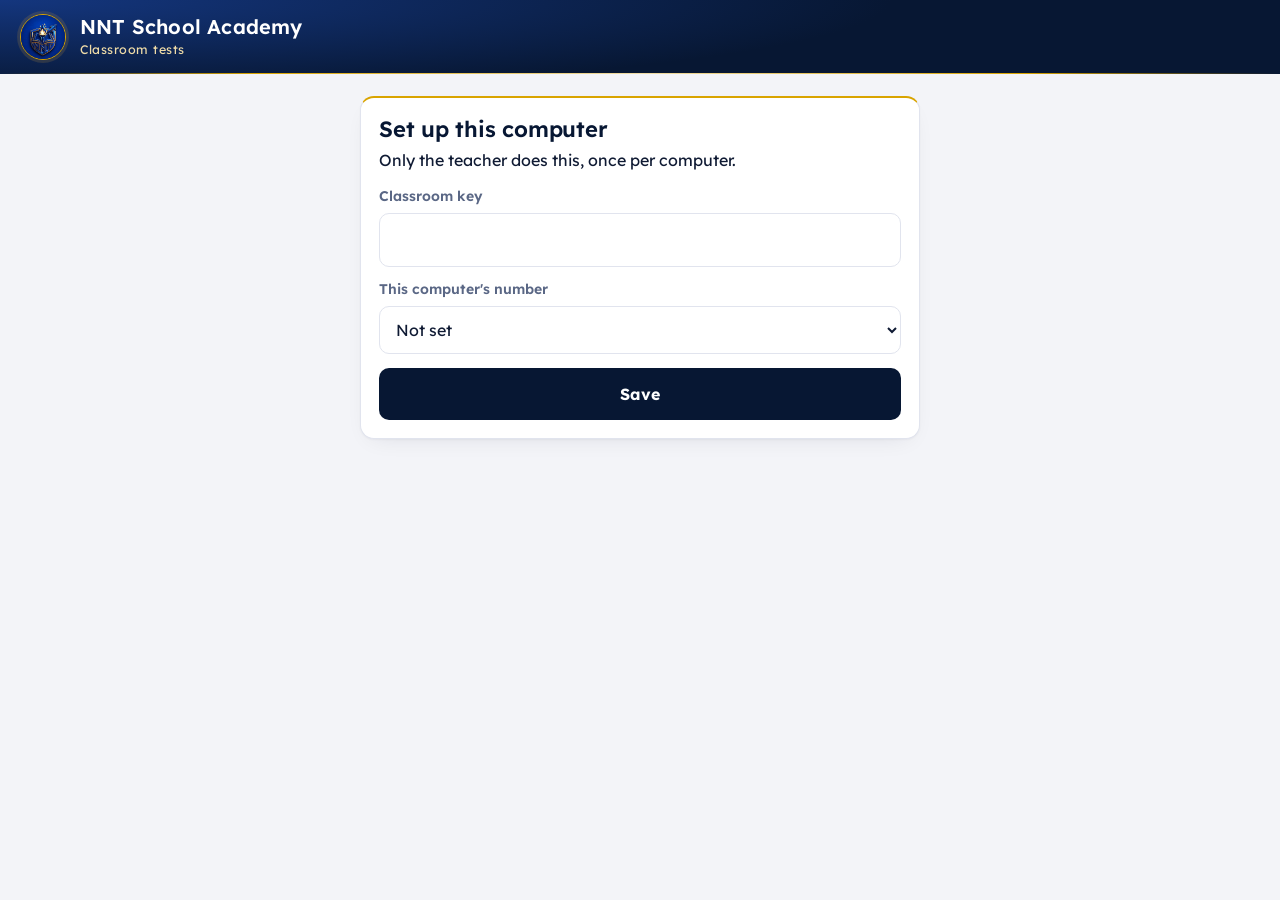
<file: class.html>
<!doctype html>
<html lang="en"><head><meta charset="utf-8"><meta name="viewport" content="width=device-width,initial-scale=1"><meta name="robots" content="noindex,nofollow">
<link rel="icon" href="logo.jpg">
<title>NNT School · Classroom tests</title>
<link rel="preconnect" href="https://fonts.googleapis.com"><link rel="preconnect" href="https://fonts.gstatic.com" crossorigin>
<link href="https://fonts.googleapis.com/css2?family=Lexend:wght@400;500;600;700&display=swap" rel="stylesheet">
<link rel="stylesheet" href="shared.css?v=18">
<style>
.who{display:flex;align-items:center;justify-content:space-between;gap:12px}.who small{color:var(--mute);font-size:14px}
.who h2{font-size:26px;margin:2px 0 0}
.login{max-width:560px;margin:0 auto}
.sec{font-family:var(--serif);font-size:19px;font-weight:600;color:var(--ink);margin:22px 2px 10px}
#entry{position:fixed;inset:0;z-index:90;display:flex;align-items:center;justify-content:center;padding:18px;background:radial-gradient(ellipse at center,rgba(6,10,32,.84) 0%,rgba(6,10,32,.6) 60%,rgba(6,10,32,.4) 100%);-webkit-backdrop-filter:blur(16px);backdrop-filter:blur(16px);overflow:auto}
#entry.hide{display:none}
#entry .bl{position:absolute;border-radius:50%;filter:blur(60px);opacity:.75;pointer-events:none}
#entry .b1{width:340px;height:340px;left:4%;top:6%;background:#ff3d81}#entry .b2{width:380px;height:380px;right:2%;top:2%;background:#00c2ff}#entry .b3{width:320px;height:320px;left:30%;bottom:-4%;background:#ffb300}#entry .b4{width:240px;height:240px;right:14%;bottom:8%;background:#7c4dff}
#entry .ec{position:relative;width:100%;max-width:720px;background:rgba(8,14,40,.82);border:1.5px solid rgba(255,255,255,.35);border-radius:28px;padding:28px 24px;text-align:center;box-shadow:0 24px 70px rgba(0,0,0,.55);color:#fff}
#entry h2{font-size:32px;letter-spacing:-.025em;margin:0;color:#fff}#entry .eq{color:#dfe6ff;margin:6px 0 22px;font-size:17px}
#entry .ep{display:flex;gap:16px}#entry .ek{flex:1;border-radius:22px;padding:22px 18px;font-weight:800;font-size:26px;position:relative;text-align:left;border:0;color:#fff;font-family:inherit;cursor:pointer;line-height:1.1}
#entry .ek small{display:block;font-weight:600;font-size:14.5px;margin-top:7px;line-height:1.35}#entry .ek .ic{font-size:32px;display:block;margin-bottom:8px}
#entry .ec1{background:linear-gradient(135deg,#123f9c,#0a2a6e);border:2.5px solid #efdca8}#entry .ec1 small{color:#fbf4df}
#entry .en{background:linear-gradient(135deg,#ff2d6f,#ff7a00 60%,#ffb300);box-shadow:0 10px 36px rgba(255,80,60,.55);text-shadow:0 1px 6px rgba(120,20,0,.45)}
#entry .en .tag{position:absolute;right:12px;top:10px;background:#fff;color:#e0215e;font-size:12px;letter-spacing:.12em;border-radius:20px;padding:2px 10px;text-shadow:none}
#entry .en.lock{background:linear-gradient(135deg,#3a4468,#2a3152);box-shadow:none;text-shadow:none}#entry .en.lock .tag{background:#fff;color:#2a3152}
#entry .en.shake{animation:esh .45s}@keyframes esh{20%{transform:translateX(-8px)}40%{transform:translateX(8px)}60%{transform:translateX(-6px)}80%{transform:translateX(6px)}}
#entry .elock{margin-top:16px;background:#fff;color:#111;border-radius:14px;padding:12px 14px;font-weight:700;font-size:16px}
#entry .eo{margin-top:16px;background:transparent;border:1.5px solid rgba(255,255,255,.4);color:#fff;border-radius:99px;padding:9px 20px;font:700 15px system-ui;cursor:pointer}
.paybtn{position:relative;border:0;border-radius:99px;color:#fff;cursor:pointer;display:flex;align-items:center;gap:7px;padding:5px 12px 5px 9px;font-family:inherit;box-shadow:0 0 0 2px rgba(255,255,255,.75),0 3px 8px -2px rgba(0,0,0,.55);text-align:left}
.paybtn .pi{font-size:18px;line-height:1}.paybtn .pt{display:flex;flex-direction:column;line-height:1.1}.paybtn b{font-size:12px;display:block;letter-spacing:0;color:#fff;font-family:inherit;white-space:nowrap}.paybtn small{font-size:11px;color:#fff;font-weight:800;margin:0;letter-spacing:0;white-space:nowrap}
.paybtn.g{background:linear-gradient(150deg,#12a56f,#0a6b4a)}.paybtn.a{background:linear-gradient(150deg,#f4a30c,#c86a00)}.paybtn.r{background:linear-gradient(150deg,#e5365f,#9c1a35)}
.paybtn em{position:absolute;right:-5px;top:-7px;background:#fff;color:#c0213f;font-style:normal;font-weight:800;font-size:11px;min-width:18px;height:18px;border-radius:9px;display:flex;align-items:center;justify-content:center;box-shadow:0 2px 6px rgba(0,0,0,.4)}
#paywin{position:fixed;inset:0;z-index:9000;background:rgba(7,23,51,.75);display:flex;align-items:flex-end;justify-content:center}
#paywin .pw{background:#fff;width:100%;max-width:520px;max-height:92vh;overflow:auto;border-radius:22px 22px 0 0;padding:20px 18px 26px}
@media(min-width:600px){#paywin{align-items:center}#paywin .pw{border-radius:22px}}
#paywin .st{border-radius:16px;padding:18px;text-align:center;color:#fff;margin:10px 0 14px}#paywin .st.g{background:#0e8a5d}#paywin .st.a{background:#d98500}#paywin .st.r{background:#c0213f}
#paywin .st big{display:block;font-size:26px;font-weight:700;line-height:1.2}#paywin .st span{display:block;font-size:17px;margin-top:6px}
#paywin .row{display:flex;justify-content:space-between;gap:10px;padding:10px 0;border-bottom:1px solid var(--line);font-size:16px}#paywin .row b{font-weight:600}
#paywin h3{font-size:18px;margin:16px 0 6px}#paywin .msg{background:var(--gold3);border-left:4px solid var(--gold);border-radius:8px;padding:10px 12px;margin:8px 0;font-size:16px}#paywin .msg small{display:block;color:var(--mute);font-size:13px;margin-bottom:3px}
#paywin .call.tg{background:#229ed9;font-size:19px;margin-top:10px;white-space:normal;line-height:1.35}#paywin .call{display:block;white-space:nowrap;background:#0e6b4d;color:#fff;text-decoration:none;text-align:center;font-weight:700;font-size:20px;padding:15px;border-radius:14px;margin-top:14px}
body.nvfocus #paybtn{display:none!important}
.paybtn{position:fixed!important;right:12px;bottom:12px;z-index:85}
:root{--gold:#d9a400;--gold3:#fff6d6}
</style></head><body>
<div class="top"><img src="logo.jpg" alt=""><div><b>NNT School Academy</b><small>Classroom tests</small></div><div class="sp"></div><button class="btn sm alt hide" id="out">Log out</button></div>
<div class="wrap wide">
 <div id="s_setup" class="card gilt login hide"><h2>Set up this computer</h2><p>Only the teacher does this, once per computer.</p>
  <label for="ck">Classroom key</label><input type="password" id="ck" autocomplete="off"><label for="pcn" style="display:block;margin-top:12px">This computer's number</label><select id="pcn" style="width:100%;padding:12px;border:1.5px solid var(--line);border-radius:10px;font:inherit"><option value="">Not set</option><option value="1">PC 1</option><option value="2">PC 2</option><option value="3">PC 3</option><option value="4">PC 4</option><option value="5">PC 5</option><option value="6">PC 6</option><option value="7">PC 7</option><option value="8">PC 8</option><option value="9">PC 9</option><option value="10">PC 10</option><option value="11">PC 11</option><option value="M1">Middle M1</option><option value="M2">Middle M2</option></select><div style="height:14px"></div><button class="btn" id="cksave">Save</button> <button class="btn alt hide" id="cksback">Cancel</button><div id="m_setup"></div></div>
 <div id="s_login" class="login hide" style="max-width:640px"><div class="wel"><span class="stk s1">🎓</span><span class="stk s2">⭐</span><span class="stk s3">✏️</span><span class="stk s4">🚀</span>
   <img class="crest" src="logo.jpg" alt=""><div class="uz">Xush kelibsiz!</div><h1>Welcome to <em>NNT School</em></h1><p class="tag" id="wq">Every test you finish is a step closer to your goal.</p>
   <div class="polas"><figure class="pol grp"><div class="ph" data-src="photos/group.jpg"><span>📚</span></div><figcaption>Our NNT family 💙</figcaption></figure></div>
   <div class="chips"><span>🌍 English for life</span><span>🎯 IELTS ready</span><span>🤝 Your teachers believe in you</span></div></div>
  <div class="card gilt signin"><h2>Log in</h2><p style="margin:0;color:var(--mute)">Choose your name and type your personal code.</p>
  <label for="nq">Your name</label><input type="search" id="nq" placeholder="Start typing your name…" autocomplete="off"><div class="pick" id="plist"></div>
  <label for="code">Your 5-digit code</label><input type="password" id="code" inputmode="numeric" maxlength="5" autocomplete="off" placeholder="•••••">
  <div style="height:16px"></div><button class="btn" id="go">Log in</button><div id="m_login"></div><div style="text-align:center;margin-top:10px"><a href="#" id="cfglink" style="font-size:12px;color:#9aa6bf;text-decoration:none">Computer <span id="pcshow">–</span> · setup</a></div>
</div><div class="hall"><h3>🏆 Our students scored IELTS 8.0 — you can be the next!</h3><div class="cert c1"><div class="ct">IELTS Academic · Sep 2026</div><h4>Noila Amonova</h4><div class="cb"><div class="band"><b>8.0</b><small>BAND</small></div><div class="sk"><div><small>Listening</small><b>8.0</b></div><div><small>Reading</small><b>8.5</b></div><div><small>Writing</small><b>7.0</b></div><div><small>Speaking</small><b>7.5</b></div></div></div><div class="cf">CEFR C1 · <b>You can be the next!</b> ⭐</div></div><div class="cert c2"><div class="ct">IELTS Academic · Apr 2025</div><h4>Jahongir Shodiyev</h4><div class="cb"><div class="band"><b>8.0</b><small>BAND</small></div><div class="sk"><div><small>Listening</small><b>8.5</b></div><div><small>Reading</small><b>8.0</b></div><div><small>Writing</small><b>8.0</b></div><div><small>Speaking</small><b>6.5</b></div></div></div><div class="cf">CEFR C1 · <b>You can be the next!</b> ⭐</div></div></div></div>
 <div id="s_lib" class="hide"><div class="card gilt who"><div><small>Logged in as</small><h2 id="who"></h2></div><button class="btn sm alt" id="swbtn" type="button">⇄ Switch</button></div>
  <div class="sec">Your tests</div><div id="tests" class="vols"></div><div id="m_lib"></div></div>
 <div id="s_load" class="card gilt login hide"><h2 id="ltitle">Opening your test…</h2><p>Please wait. This can take a few seconds.</p><div class="bar"><i id="lbar"></i></div></div>
</div>
<div id="entry" class="hide"><i class="bl b1"></i><i class="bl b2"></i><i class="bl b3"></i><i class="bl b4"></i>
 <div class="ec"><h2>Welcome back, <span id="e_name"></span> 👋</h2><p class="eq">Where do you want to go today?</p>
  <div class="ep"><button class="ek ec1" id="e_classic" type="button"><span class="ic">🏛️</span>Classic<small>Your class tests and results</small></button>
  <button class="ek en lock" id="e_new" type="button"><span class="tag">NEW</span><span class="ic">🔒</span>Novel<small>The new learning experience</small></button></div>
  <div id="e_msg"></div><button class="eo" id="e_out" type="button">Log out</button></div></div>
<button class="paybtn hide" id="paybtn" type="button"><span class="pi">💳</span><span class="pt"><b>Monthly payments</b><small id="pbs"></small></span><em id="pbn" class="hide"></em></button>
<script src="core.js?v=24"></script>
<script src="classnv.js?v=145"></script>
<script>
var TOK = null, NAME = "", SID = 0, ROSTER = [], pickId = 0;
function show(id){ ["s_setup","s_login","s_lib","s_load"].forEach(function(x){ $(x).classList.toggle("hide", x !== id); }); $("out").classList.toggle("hide", id !== "s_lib"); }
function note(el, cls, txt){ $(el).innerHTML = txt ? '<div class="msg ' + cls + '">' + txt + '</div>' : ""; }
/* ---- monthly payments (button under Log out + window) ---- */
var PAYM = null;
function uzd(d){ if (!d) return ""; var p = String(d).split("-"); return p[2] + "." + p[1] + "." + p[0]; }
function payCls(m){ if (!m || !m.on) return ""; if (!m.paid) return "r"; return m.left <= 3 ? "a" : "g"; }
function payRefresh(){
  if (!TOK){ $("paybtn").classList.add("hide"); return Promise.resolve(); }
  return rpc("pay_me", {tok: TOK}).then(function(m){
    PAYM = m; var b = $("paybtn");
    if (!m || !m.ok || !m.on || !m.has){ b.classList.add("hide"); return; }
    var c = payCls(m); b.className = "paybtn " + c;
    $("pbs").textContent = !m.has ? "To\u2018lanmagan" : !m.paid ? "To\u2018lanmagan" : (m.left <= 0 ? "Bugun tugaydi" : m.left + " kun qoldi");
    var n = $("pbn"); n.textContent = m.unread; n.classList.toggle("hide", !m.unread);
  }).catch(function(){});
}
function payOpen(){
  var m = PAYM; if (!m || !m.on) return;
  var c = payCls(m), big, sub;
  if (!m.has || !m.paid){ big = "To\u2018lov qilinmagan"; sub = "Portaldan foydalanish uchun oylik to\u2018lovni qiling."; }
  else { big = "To\u2018langan \u2714"; sub = m.left <= 0 ? "Bugun oxirgi kun. Ertadan to\u2018lov kerak bo\u2018ladi." : m.left + " kun qoldi" + (m.left <= 3 ? ". Tez orada to\u2018lov qiling." : "."); }
  var h = '<div class="pw"><div style="display:flex;justify-content:space-between;align-items:center"><h2 style="font-size:22px">Monthly payments</h2><button class="btn sm alt" id="payx" style="background:#eef0f6;color:#0f1a33">Yopish</button></div>'
    + '<div class="st ' + c + '"><big>' + big + '</big><span>' + sub + '</span></div>';
  if (m.has) h += '<div class="row"><span>Joriy davr</span><b>' + uzd(m.start) + ' \u2013 ' + uzd(m.end) + '</b></div><div class="row"><span>Oxirgi kun</span><b>' + uzd(m.end) + '</b></div>';
  if (m.periods && m.periods.length > 1){ h += '<h3>Oldingi davrlar</h3>'; m.periods.slice(1).forEach(function(p){ h += '<div class="row"><span>' + uzd(p.start) + ' \u2013 ' + uzd(p.end) + '</span><b style="color:' + (p.paid ? '#0e6b4d' : '#9c2442') + '">' + (p.paid ? "To\u2018langan" : "To\u2018lanmagan") + '</b></div>'; }); }
  if (m.msgs && m.msgs.length){ h += '<h3>Xabarlar</h3>'; m.msgs.forEach(function(x){ var d = new Date(x.at); h += '<div class="msg"><small>' + ("0" + d.getDate()).slice(-2) + "." + ("0" + (d.getMonth() + 1)).slice(-2) + " " + ("0" + d.getHours()).slice(-2) + ":" + ("0" + d.getMinutes()).slice(-2) + '</small>' + esc(x.body) + '</div>'; }); }
  h += '<p style="margin:16px 0 0;font-size:16px">To\u2018lov bo\u2018yicha administrator: <b>' + esc(m.admin || "Maftuna Samadova") + '</b></p><a class="call" href="tel:' + esc((m.phone || "+998938900808").replace(/\s/g, "")) + '">\uD83D\uDCDE ' + esc("+998 93 890 08 08") + '</a><a class="call tg" href="https://t.me/Malefisenta_Mafruza" target="_blank" rel="noopener">\u2708\uFE0F Telegram<br>@Malefisenta_Mafruza</a></div>';
  var w = document.createElement("div"); w.id = "paywin"; w.innerHTML = h; document.body.appendChild(w);
  var close = function(){ w.parentNode && w.parentNode.removeChild(w); };
  w.onclick = function(e){ if (e.target === w) close(); }; $("payx").onclick = close;
  if (m.unread){ rpc("pay_read", {tok: TOK}).then(function(){ m.unread = 0; $("pbn").classList.add("hide"); }).catch(function(){}); }
}
$("paybtn").onclick = function(){ payRefresh().then(payOpen); };
setInterval(function(){ if (TOK && !document.hidden) payRefresh(); }, 60000);

function init(){
  if (!ls("nnt_class_key")){ show("s_setup"); return; }
  $("pcshow").textContent = ls("nnt_pc") ? (/^M/.test(ls("nnt_pc")) ? "middle " + ls("nnt_pc") : ls("nnt_pc")) : "not numbered";
  show("s_login"); welcomeInit(); note("m_login","info","Loading the class list…");
  rpc("roster").then(function(r){ ROSTER = r; note("m_login","",""); drawList(); }).catch(function(){ note("m_login","err","No internet connection. Please tell your teacher."); });
}
function drawList(){
  var q = $("nq").value.trim().toLowerCase(), h = "";
  ROSTER.filter(function(r){ return !q || r.name.toLowerCase().indexOf(q) > -1; }).slice(0, 60).forEach(function(r){ h += '<div data-id="' + r.id + '" class="' + (r.id === pickId ? "sel" : "") + '">' + esc(r.name) + '</div>'; });
  $("plist").innerHTML = h || '<div style="color:#6b86a3">No name found</div>';
}
$("nq").oninput = function(){ pickId = 0; drawList(); };
$("plist").onclick = function(e){ var d = e.target.closest("div[data-id]"); if (!d) return; pickId = +d.getAttribute("data-id"); drawList(); $("code").focus(); };
$("cksave").onclick = function(){
  var k = $("ck").value.trim(), old = ls("nnt_class_key"); if (k.length < 6){ note("m_setup","err","Please type the classroom key."); return; }
  if (old && k !== old){ note("m_setup","err","That is not the classroom key."); return; }
  ls("nnt_class_key", k); ls("nnt_pc", $("pcn").value || null); $("ck").value = ""; init();
};
$("cksback").onclick = function(){ $("ck").value = ""; note("m_setup","",""); init(); };
$("cfglink").onclick = function(e){ e.preventDefault(); $("pcn").value = ls("nnt_pc") || ""; $("cksback").classList.remove("hide"); note("m_setup","info","Type the classroom key to change this computer's number."); show("s_setup"); };
$("go").onclick = function(){
  if (!pickId){ note("m_login","err","Please choose your name from the list."); return; }
  var c = $("code").value.trim(); if (!/^\d{5}$/.test(c)){ note("m_login","err","Your code has 5 digits."); return; }
  $("go").disabled = true; note("m_login","info","Checking…");
  rpc("login_class", {sid: pickId, pcode: c, pclass_key: ls("nnt_class_key") || "", plabel: "classroom " + deviceLabel() + (ls("nnt_pc") ? " · PC" + ls("nnt_pc") : "")}).then(function(r){
    $("go").disabled = false;
    if (r.ok){ TOK = r.token; NAME = r.name; SID = r.id; $("code").value = ""; if (!window.__pingH) window.__pingH = setInterval(function(){ if (TOK) rpc("ping", {tok: TOK}).catch(function(){}); }, 40000); payRefresh(); var sm = modeGet(); if (sm === "classic"){ entryClose(); loadTests(); } else if (sm === "new"){ nvLook(function(){ if (NVOK) $("e_new").onclick(); else entryOpen(); }); } else entryOpen(); return; }
    var m = {wrong:"That code is not correct. " + (r.left != null ? r.left + " tries left." : ""), locked:"Too many wrong codes. Try again in " + (r.minutes || 10) + " minutes.", nocode:"You have no code at the moment. Ask your teacher.",
      classkey:"This computer is not set up for tests. Ask your teacher.", busy:"Please wait a few minutes and try again.", network:"Tests can only be taken in the classroom.", nostudent:"Name not found."};
    note("m_login","err", m[r.err] || "Could not log in."); if (r.err === "classkey"){ ls("nnt_class_key", null); setTimeout(init, 2500); }
  }).catch(function(){ $("go").disabled = false; note("m_login","err","No internet connection."); });
};
$("code").onkeydown = function(e){ if (e.key === "Enter") $("go").click(); };
$("out").onclick = function(){ entryClose(); if (TOK) rpc("logout", {tok: TOK}); TOK = null; $("paybtn").classList.add("hide"); pickId = 0; $("nq").value = ""; show("s_login"); drawList(); };
/* Daily plan: one test per day, counted in Tashkent time. Day 0 = 5 Nov 2026 = Unit 14, then one unit per day except days off. */
var REC = null, PLAN_START = Date.UTC(2026, 10, 5), PLAN_UNIT = 14;
var OFFD = [2, 3]; /* days off since 5 Nov 2026 (2 = Saturday 7 Nov, 3 = Sunday 8 Nov). The server sends the real plan; this is only a fallback */
function testDays(n){ var c = 0; for (var i = 0; i < n; i++){ if (OFFD.indexOf(i) < 0 && i % 7 !== 3) c++; } return c; } /* every Sunday is a day off (day 3 = Sun 8 Nov) */
function todayUnit(){ var d = Math.floor((Date.now() + 5 * 3600e3 - PLAN_START) / 864e5); if (d < 0 || OFFD.indexOf(d) > -1) return 0; return PLAN_UNIT + testDays(d); }
/* the two doors, like the portal: Classic (the class tests) and Novel (closed here for now) */
var NVOK = false;
function nvLook(cb){ var b = $("e_new"); b.classList.add("lock"); b.querySelector(".ic").textContent = "🔒"; NVOK = false; if (!TOK) return; rpc("nv_class_access", {tok: TOK}).then(function(r){ if (r && r.ok && r.allowed){ NVOK = true; b.classList.remove("lock"); b.querySelector(".ic").textContent = "🚀"; } if (cb) cb(); }).catch(function(){ if (cb) cb(); }); }
function entryOpen(){ nvLook(); $("e_name").textContent = NAME ? String(NAME).split(" ")[0] : ""; $("e_msg").innerHTML = ""; $("entry").classList.remove("hide"); document.body.style.overflow = "hidden"; }
function entryClose(){ $("entry").classList.add("hide"); document.body.style.overflow = ""; }
function modeSave(m){ try{ if (SID) localStorage.setItem("nnt_cmode_" + SID, m); }catch(e){} }
function modeGet(){ try{ return SID ? (localStorage.getItem("nnt_cmode_" + SID) || "") : ""; }catch(e){ return ""; } }
$("e_classic").onclick = function(){ modeSave("classic"); entryClose(); loadTests(); };
$("e_new").onclick = function(){ if ((NVOK || /[?&]preview=1/.test(location.search)) && window.CNV){ modeSave("new"); entryClose(); CNV.open({tok: TOK, name: NAME, rpc: rpc, base: "classdata/", enc: true, nofloor: /[?&]preview=1/.test(location.search), finale: /[?&]finale=1/.test(location.search), onExit: entryOpen}); return; } var b = $("e_new"); b.classList.remove("shake"); void b.offsetWidth; b.classList.add("shake"); $("e_msg").innerHTML = '<div class="elock">🔒 Novel is not open in the classroom yet. Please use Classic.</div>'; };
$("e_out").onclick = function(){ entryClose(); $("out").click(); };
$("swbtn").onclick = function(){ entryOpen(); };
function loadTests(){
  show("s_lib"); $("who").textContent = NAME; note("m_lib","info","Loading tests…");
  rpc("class_tests", {tok: TOK}).then(function(r){
    if (!r.ok){ note("m_lib","err","Please log in again."); return; }
    REC = r.tests.length && typeof r.tests[0].rec === "number" ? r.tests[0].rec : null;
    note("m_lib","",""); var h = "";
    if (!r.tests.length) h = '<div class="card">No tests are open yet. Please wait for your teacher.</div>';
    r.tests.forEach(function(t){
      var soon = !!(t.novideo || t.later) && !t.can;
      var st = soon ? (t.later ? "Opens on its day" : "Video lesson first") : (t.done ? (t.retake ? "Retake allowed · tap to start" : "Finished") : (t.can ? "Tap to start" : "Not open"));
      var fin = !soon && t.done && !t.retake;
      var rec = !soon && t.can && t.no === (typeof REC === "number" ? REC : todayUnit());
      h += '<button class="vol ' + ((fin || soon) ? "dim" : "") + (soon ? " soon" : "") + (!soon && t.retake ? " retake" : "") + (rec ? " rec" : "") + '" data-u="' + esc(t.unit) + '"' + ((!t.can) ? " disabled" : "") + '><span class="sp">' + t.no + '</span><span class="bd"><b>' + esc(t.title.replace(/^Unit \d+ · /, "")) + '</b><small>Unit ' + t.no + " · " + st + '</small></span>' + (fin ? '<i class="rib">✓</i>' : '') + (soon ? '<em class="cs">Coming soon</em>' : '') + (rec ? '<em class="cr">★ Recommended today</em>' : '') + '</button>';
    });
    $("tests").innerHTML = h;
  }).catch(function(){ note("m_lib","err","No internet connection."); });
}
$("tests").onclick = function(e){ var b = e.target.closest("button[data-u]"); if (!b || b.disabled) return; openTest(b.getAttribute("data-u")); };
function openTest(u){
  show("s_load"); $("lbar").style.width = "5%";
  rpc("get_test", {tok: TOK, u: u}).then(function(r){
    if (!r.ok){ show("s_lib"); note("m_lib","err", r.err === "notallowed" ? "You cannot open this test." : "Could not open the test. Tell your teacher."); return; }
    return fetchDecrypt(r.path, r.key, function(p){ $("lbar").style.width = (5 + 80 * p) + "%"; }).then(function(buf){
      $("lbar").style.width = "95%";
      var html = new TextDecoder("utf-8").decode(buf);
      return fetch("shim.js", {cache:"no-store"}).then(function(x){ return x.text(); }).then(function(shim){ launch(html, shim, u, r.name); });
    });
  }).catch(function(e){ show("s_lib"); note("m_lib","err","Could not open the test (" + esc(e.message || e) + "). Check the internet and try again."); });
}
function launch(html, shim, u, name){
  /* Units 1-5 were written without a result address: give them one so they report to the portal (the shim catches it) */
  html = html.replace(/REPORT_URL\s*=\s*""/, 'REPORT_URL = "https://script.google.com/macros/s/portal/exec"');
  var cfg = "window.__PORTAL__=" + JSON.stringify({url: PORTAL.URL, key: PORTAL.KEY, tok: TOK, unit: u, name: name}) + ";";
  var tag = "<script>" + cfg + "\n" + shim.replace(/<\/script/gi, "<\\/script") + "<\/script>";
  var i = html.search(/<head[^>]*>/i);
  if (i > -1){ var m = html.match(/<head[^>]*>/i)[0]; html = html.slice(0, i + m.length) + tag + html.slice(i + m.length); } else html = tag + html;
  document.open(); document.write(html); document.close();
}
init();
</script></body></html>
</file>
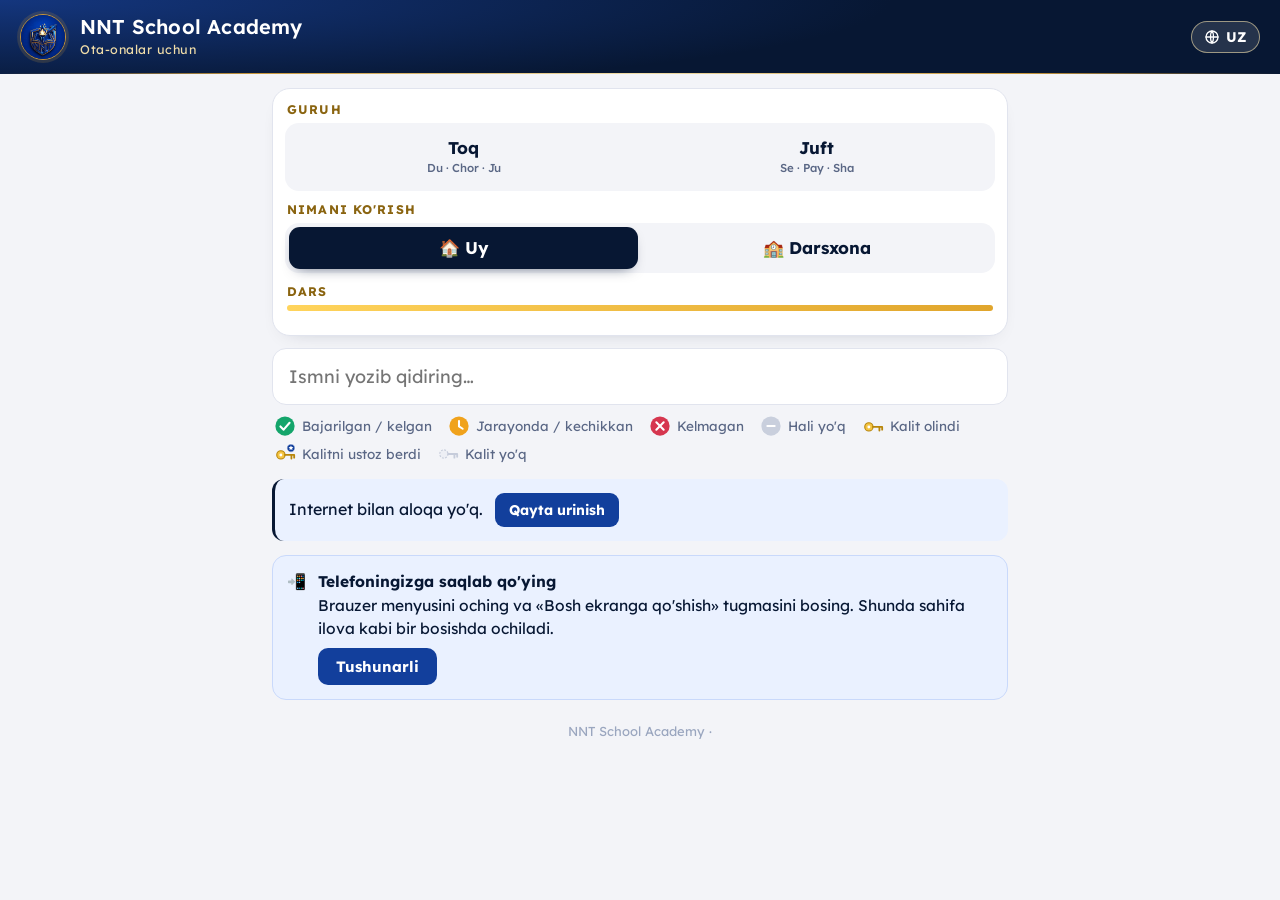
<file: parents.html>
<!doctype html>
<html lang="uz"><head><meta charset="utf-8"><meta name="viewport" content="width=device-width,initial-scale=1"><meta name="robots" content="noindex,nofollow">
<link rel="icon" href="logo.jpg">
<title>NNT School · Ota-onalar uchun</title>
<link rel="preconnect" href="https://fonts.googleapis.com"><link rel="preconnect" href="https://fonts.gstatic.com" crossorigin>
<link href="https://fonts.googleapis.com/css2?family=Lexend:wght@400;500;600;700;800&display=swap" rel="stylesheet">
<link rel="stylesheet" href="shared.css?v=15">
<style>
.pwrap{max-width:760px;margin:0 auto;padding:14px 12px 50px}
.top{position:relative;z-index:30}
.lg{margin-left:auto;position:relative}
.lgb{display:flex;align-items:center;gap:6px;border:1.5px solid rgba(239,220,168,.6);background:rgba(255,255,255,.12);color:#fff;border-radius:999px;padding:6px 12px;font:700 14px var(--sans);cursor:pointer}
.lgb svg{width:16px;height:16px}
.lgm{position:absolute;right:0;top:calc(100% + 8px);background:#fff;border-radius:14px;box-shadow:0 16px 36px -10px rgba(7,23,51,.5);padding:6px;min-width:150px;z-index:40}
.lgm button{display:flex;width:100%;align-items:center;justify-content:space-between;gap:12px;border:0;background:none;padding:11px 12px;border-radius:10px;font:600 16px var(--sans);color:var(--ink);cursor:pointer}
.lgm button.on{background:var(--gold3)}.lgm button.on::after{content:"✓";color:#0b6b46}
.ctl{background:#fff;border:1px solid var(--line);border-radius:18px;padding:12px;box-shadow:0 8px 22px -16px rgba(7,23,51,.3)}
.cl{font:700 12.5px var(--sans);letter-spacing:.09em;text-transform:uppercase;color:#8a6410;margin:10px 2px 6px}.cl:first-child{margin-top:0}
.seg{display:flex;background:#f3f4f8;border-radius:14px;padding:4px;gap:4px}
.seg button{flex:1;border:0;background:none;border-radius:11px;padding:12px 8px;font:700 17px var(--sans);color:var(--ink);cursor:pointer;display:flex;align-items:center;justify-content:center;gap:8px;line-height:1.1}
.seg button small{display:block;font:500 11.5px var(--sans);color:var(--mute);margin-top:2px}
.seg button.on{background:var(--ink);color:#fff;box-shadow:0 6px 14px -8px rgba(7,23,51,.7)}.seg button.on small{color:#efdca8}
.seg.gold button.on{background:linear-gradient(135deg,#ffd45c,#c8963a);color:#071733}.seg.gold button.on small{color:#4a3510}
.seg button .tx{text-align:center}
.lnav{display:flex;gap:8px;overflow-x:auto;padding:2px 1px 4px;-webkit-overflow-scrolling:touch}
.lnav button{flex:0 0 auto;border:1.5px solid var(--line);background:#fff;border-radius:12px;padding:10px 16px;font:700 16px var(--sans);color:var(--ink);cursor:pointer}
.lnav button.on{background:var(--ink);color:#fff;border-color:var(--ink)}
.tdp{display:inline-block;margin:0;border-radius:12px !important;font:800 12.5px var(--sans);letter-spacing:.02em;text-transform:none;color:#071733;background:linear-gradient(135deg,#ffd45c,#e0a52c);border-radius:999px;padding:3px 10px}
.tdl{margin-left:0;display:flex;flex-direction:column;align-items:flex-start;gap:6px;margin-top:6px;font:800 12.5px var(--sans);letter-spacing:.02em;text-transform:none;color:#071733;background:linear-gradient(135deg,#ffd45c,#e0a52c);border-radius:999px;padding:3px 10px}
.lnav button.td{position:relative;border-color:#e0a52c;box-shadow:0 0 0 2px rgba(224,165,44,.3)}
.lnav button.td.on{border-color:var(--ink)}
.lnav button i{display:block;font-style:normal;font:800 10.5px var(--sans);color:#8a5a00;margin-top:2px;text-transform:uppercase;letter-spacing:.05em}
.lnav button.on i{color:#ffd45c}
.srch{margin:12px 0 4px}
.srch input{width:100%;font-size:18px;padding:14px 16px;border-radius:14px;border:1.5px solid var(--line);background:#fff;font-family:var(--sans)}
.leg{display:flex;flex-wrap:wrap;gap:6px 16px;margin:10px 2px 12px;font-size:13.5px;color:var(--mute);align-items:center}
.leg span{display:inline-flex;align-items:center;gap:6px}.leg svg{width:22px;height:22px}
.st{background:#fff;border:1px solid var(--line);border-left:6px solid #c9cfdd;border-radius:16px;padding:12px 12px 12px 14px;margin-bottom:10px;box-shadow:0 1px 2px rgba(7,23,51,.04),0 8px 20px -16px rgba(7,23,51,.25)}
.st.g{border-left-color:#14a56b}.st.o{border-left-color:#f0a21c}.st.r{border-left-color:#d6364f}
.st .nm{font:700 19px var(--sans);color:var(--ink);display:flex;align-items:center;gap:8px;flex-wrap:wrap}
.gtag{font-size:12.5px;font-weight:700;color:#8a6410;background:var(--gold3);border-radius:999px;padding:3px 10px}
.ic3{display:grid;grid-template-columns:repeat(3,1fr);gap:8px;margin-top:10px}
.ic{text-align:center;background:#f7f8fc;border-radius:12px;padding:10px 4px 9px}
.ic svg{width:44px;height:44px;display:block;margin:0 auto 4px}
.ic span{display:block;font-size:12px;color:var(--mute);font-weight:600}
.ic b{display:block;font-size:14.5px;line-height:1.2;margin-top:2px}
.ic.g b{color:#0b6b46}.ic.o b{color:#8a5a00}.ic.r b{color:#9c2442}.ic.n b{color:#5a6785}
.bt{display:block;width:100%;margin-top:10px;border:0;border-radius:12px;padding:12px;font:800 17px var(--sans);color:#071733;cursor:pointer;background:linear-gradient(110deg,#ffc93c,#fff1b8 45%,#ffc93c);box-shadow:0 6px 16px -8px rgba(200,150,58,.9)}
.bt:active{transform:scale(.98)}
.msg{margin:14px 0;padding:14px;border-radius:12px;background:#eaf1ff;color:var(--ink);font-size:16px}
.msg button{margin-left:8px;border:0;background:var(--royal);color:#fff;font:700 14px var(--sans);padding:8px 14px;border-radius:9px;cursor:pointer}
.tip{display:flex;gap:12px;align-items:flex-start;margin-top:14px;padding:14px;border-radius:14px;background:#eaf1ff;border:1px solid #c9d9fb;color:var(--ink);font-size:15.5px}
.tip button{margin-top:8px;border:0;background:var(--royal);color:#fff;font:700 15px var(--sans);padding:9px 18px;border-radius:10px;cursor:pointer}
.foot{text-align:center;color:#9aa6bf;font-size:13px;margin-top:22px}
/* the Batafsil window */
.dlg{position:fixed;inset:0;z-index:100;background:rgba(7,23,51,.62);display:flex;align-items:flex-end;justify-content:center}
.dlg.hide{display:none}
.sheet{background:var(--paper);width:100%;max-width:760px;max-height:94vh;border-radius:22px 22px 0 0;display:flex;flex-direction:column;overflow:hidden;box-shadow:0 -20px 50px -10px rgba(7,23,51,.5)}
@media(min-width:800px){.dlg{align-items:center}.sheet{border-radius:22px;max-height:90vh}}
.sh{display:flex;align-items:center;gap:10px;padding:14px 14px 10px;background:linear-gradient(135deg,#14367e,var(--ink));color:#fff}
.sh h2{margin:0;font:700 20px var(--sans);color:#fff;flex:1;min-width:0}
.sh .gtag{background:var(--gold2)}
.sx{border:0;background:rgba(255,255,255,.18);color:#fff;width:42px;height:42px;border-radius:50%;font-size:24px;line-height:1;cursor:pointer;flex:0 0 auto}
.sb{overflow:auto;padding:12px 12px 24px;-webkit-overflow-scrolling:touch}
.ucard{background:#fff;border:1px solid var(--line);border-radius:18px;padding:14px;margin-top:10px}
.uh{display:flex;align-items:center;gap:12px;margin-bottom:12px}
.pn{flex:0 0 46px;height:56px;border-radius:8px;background:linear-gradient(180deg,#14367e,var(--ink));color:var(--gold2);font:600 26px var(--serif);display:flex;align-items:center;justify-content:center;border-bottom:3px solid var(--gold)}
.uh h3{margin:0;font:600 22px var(--serif);color:var(--ink)}
.q3{display:grid;grid-template-columns:repeat(3,1fr);gap:8px}
@media(max-width:560px){.q3{grid-template-columns:1fr}.q3 .ic{display:flex;align-items:center;gap:12px;text-align:left;padding:10px 12px}.q3 .ic svg{margin:0;flex:0 0 44px}}
.dh{margin:18px 0 8px;font:700 13px var(--sans);letter-spacing:.1em;text-transform:uppercase;color:#8a6410}
.dl{display:grid;grid-template-columns:1fr auto;border:1px solid var(--line);border-radius:14px;overflow:hidden;background:#fff}
.dl div{padding:10px 14px;border-bottom:1px solid var(--line);font-size:16px}
.dl div:nth-last-child(-n+2){border-bottom:0}
.dl div:nth-child(odd){color:var(--mute);background:#fafbfd}
.dl div:nth-child(even){font-weight:700;color:var(--ink);text-align:right}
.hwrap{overflow-x:auto}
.hist{width:100%;border-collapse:collapse;font-size:15px;background:#fff;border:1px solid var(--line)}
.hist th{background:#f3f4f8;color:var(--mute);font:700 12px var(--sans);text-transform:uppercase;letter-spacing:.05em;padding:9px 8px;text-align:left}
.hist td{padding:9px 8px;border-top:1px solid var(--line);vertical-align:middle}
.hist tr.cur td{background:var(--gold3)}
.hist svg{width:26px;height:26px;vertical-align:middle}
.hist td span{font-size:13px;margin-left:4px;font-weight:700}
.t-g{color:#0b6b46}.t-r{color:#9c2442}.t-o{color:#8a5a00}.t-n{color:#7b86a3}
body.lock{overflow:hidden}
.all{margin-top:10px;border:1px solid var(--line);border-radius:14px;overflow:hidden;background:#fff}
.all .ar{display:grid;grid-template-columns:60px 58px 46px 1fr;align-items:center;gap:6px;padding:8px 10px;border-top:1px solid var(--line);font-size:13.5px;font-weight:700}
.all .ar:first-child{border-top:0}
.all .ah{background:#f3f4f8;color:var(--mute);font:700 11.5px var(--sans);text-transform:uppercase;letter-spacing:.05em}
.all .ar>div{display:flex;align-items:center;gap:5px;min-width:0;line-height:1.15}
.all .ar.ah>div{font-size:10.5px;line-height:1.1}
.all svg{width:28px;height:28px;flex:0 0 28px}
.all .ar.bad{background:#fff6f8}
.all .ar .t-r{color:#9c2442}.all .ar .t-g{color:#0b6b46}.all .ar .t-o{color:#8a5a00}.all .ar .t-n{color:#7b86a3}
@media(max-width:380px){.all .ar{grid-template-columns:52px 54px 40px 1fr;font-size:12px}}
@media(prefers-reduced-motion:no-preference){.sheet{animation:up .22s ease-out}@keyframes up{from{transform:translateY(30px);opacity:.4}}}
</style></head><body>
<div class="top"><img src="logo.jpg" alt=""><div><b>NNT School Academy</b><small data-i="sub"></small></div>
 <div class="lg"><button class="lgb" id="lgb" type="button" aria-haspopup="true" aria-expanded="false" aria-label="Language"><svg viewBox="0 0 24 24" fill="none" stroke="currentColor" stroke-width="2" stroke-linecap="round"><circle cx="12" cy="12" r="9"/><path d="M3 12h18M12 3c3 3.2 3 14.8 0 18M12 3c-3 3.2-3 14.8 0 18"/></svg><span id="lgc"></span></button>
  <div class="lgm hide" id="lgm" role="menu"><button type="button" data-l="lat" role="menuitem">Lotin</button><button type="button" data-l="cyr" role="menuitem">Кирилл</button><button type="button" data-l="en" role="menuitem">English</button></div></div></div>
<div class="pwrap">
 <div class="ctl">
  <div class="cl" data-i="lblG"></div>
  <div class="seg gold" id="gseg"><button id="g_A" type="button"><span class="tx"><span data-i="toq"></span><small data-i="toqS"></small></span></button><button id="g_B" type="button"><span class="tx"><span data-i="juft"></span><small data-i="juftS"></small></span></button></div>
  <div class="cl" data-i="lblV"></div>
  <div class="seg" id="mseg"><button id="m_home" type="button" data-i="mHome"></button><button id="m_class" type="button" data-i="mClass"></button></div>
  <div class="cl"><span data-i="lblL"></span><b class="tdl" id="tdl"></b></div>
  <div class="lnav" id="lnav"></div>
 </div>
 <div class="srch"><input type="search" id="q" autocomplete="off" aria-label="search"></div>
 <div class="leg" id="leg"></div>
 <div id="board"></div>
 <div class="tip" id="tip"><div>📲</div><div><b data-i="tipT"></b><br><span data-i="tipB"></span><br><button id="tipx" type="button" data-i="tipOk"></button></div></div>
 <div class="foot">NNT School Academy · <span id="upd"></span></div>
</div>
<div class="dlg hide" id="dlg" role="dialog" aria-modal="true" aria-labelledby="dname">
 <div class="sheet">
  <div class="sh"><h2 id="dname"></h2><span class="gtag" id="dgrp"></span><button class="sx" id="dx" type="button" aria-label="Close">×</button></div>
  <div class="sb">
   <div class="seg" id="dmseg"><button id="dm_home" type="button" data-i="mHome"></button><button id="dm_class" type="button" data-i="mClass"></button></div>
   <div class="lnav" id="dlnav" style="margin-top:10px"></div>
   <div id="dbody"></div>
  </div>
 </div>
</div>
<script src="core.js?v=16"></script>
<script>
var B = null, ROWS_SIG = "", BU = 0, BUPICK = false, T = null;
var GRP = ls("nnt_parent_grp") === "B" ? "B" : (ls("nnt_parent_grp") === "A" ? "A" : "");
var MODE = ls("nnt_parent_mode") === "class" ? "class" : "home";
var LANG = ({cyr: 1, en: 1})[ls("nnt_parent_lang")] ? ls("nnt_parent_lang") : "lat";
var MSID = 0, MD = null, MU = 0, MUPICK = false, MM = "home", MT = null, LASTFOCUS = null;
ls("nnt_parent_sid", null);
var LAT = {
 sub:"Ota-onalar uchun", lblG:"Guruh", lblV:"Nimani ko'rish", lblL:"Dars",
 toq:"Toq", toqS:"Du · Chor · Ju", juft:"Juft", juftS:"Se · Pay · Sha",
 mHome:"🏠 Uy", mClass:"🏫 Darsxona", ph:"Ismni yozib qidiring…", batb:"Batafsil ›", close:"Yopish",
 nf:"Bunday ism topilmadi.", empty:"Bu guruhda o'quvchi topilmadi.", net:"Internet bilan aloqa yo'q.", retry:"Qayta urinish", load:"Yuklanmoqda…",
 tipT:"Telefoningizga saqlab qo'ying", tipB:"Brauzer menyusini oching va «Bosh ekranga qo'shish» tugmasini bosing. Shunda sahifa ilova kabi bir bosishda ochiladi.", tipOk:"Tushunarli",
 updAt:"Yangilandi ", off:"Internet bilan aloqa yo'q. Qayta urinilmoqda…", nodata:"Ma'lumot topilmadi.",
 lesson:"-dars", lessonW:"Dars", todayB:"Bugun", nextB:"Keyingi", tomB:"Ertaga", homeTag:"Uyda", cW:"Darsxona", hW:"Uy", noUnits:"Hozircha darslar ochilmagan.",
 hw:"Uy vazifasi", cw:"Darsxonadagi ish", key:"Kalit", att:"Davomat",
 hwDone:"Bajarilgan", hwPart:"Jarayonda", hwNone:"Bajarilmagan", cwDone:"Bajarilgan", cwPart:"Jarayonda", cwNone:"Bajarilmagan",
 keyYes:"Olindi", keyNo:"Olinmagan", keyT:"Ustoz berdi", keyHome:"Uy kaliti", keyClass:"Sinf kaliti",
 absent:"Darsga kelmagan", late:"Kechikib kelgan", present:"Darsga kelgan", noatt:"Belgilanmagan",
 sVid:"Videolar", sTest:"Uy testi", sSum:"Yozma ish", sSpk:"Gapirish", sKey:"Kalit", sLis:"Tinglash", sRead:"O'qish", sWrite:"Yozish",
 done:"Bajarildi", skipped:"O'tkazib yuborilgan", notyet:"Hali yo'q", ready:"Tayyor",
 jump:"Sakrash testi", jPass:"O'tdi", jFail:"O'tmadi", jCancel:"Bekor qilingan", jStart:"Bajarilmoqda", jAband:"Tashlab ketilgan",
 jumped:"Videolar o'tkazib yuborildi (sakrash testi)", tpct:"Uy testi natijasi", tbest:"Eng yaxshi natija", ttries:"Urinishlar soni", passm:"O'tish bali",
 pass:"O'tdi", fail:"O'tmadi", sscore:"Yozma ish bahosi", swords:"So'zlar soni", stries:"Yozma ish urinishlari", spk:"Gapirish topshirig'i",
 leaves:"Oynadan chiqqan", cancels:"Bekor qilingan urinishlar", times:" marta", min:" daq",
 first:"Birinchi natija", final:"Yakuniy natija", fix:"Xatolarni tuzatish turlari", drillT:"Mashq urinishlari", rtests:"Testlar soni", wsc:"Yozma ish bali", wtries:"Urinishlar", wdrill:"Mashq qilingan gaplar", wfails:"Mashqdagi xatolar",
 secHome:"Uy vazifasi tafsilotlari", secClass:"Darsxona tafsilotlari", secAtt:"Davomat", secAll:"Barcha darslar",
 kUstoz:"ustoz berdi",
 lgDone:"Bajarilgan / kelgan", lgPart:"Jarayonda / kechikkan", lgBad:"Kelmagan", lgNone:"Hali yo'q", lgKey:"Kalit olindi", lgKeyT:"Kalitni ustoz berdi", lgNoKey:"Kalit yo'q"
};
var EN = {
 sub:"For parents", lblG:"Group", lblV:"What to see", lblL:"Lesson",
 toq:"Odd", toqS:"Mon · Wed · Fri", juft:"Even", juftS:"Tue · Thu · Sat",
 mHome:"🏠 Home", mClass:"🏫 Classroom", ph:"Type a name to search…", batb:"Details ›", close:"Close",
 nf:"No such name found.", empty:"No students found in this group.", net:"No internet connection.", retry:"Try again", load:"Loading…",
 tipT:"Save it on your phone", tipB:"Open the browser menu and tap “Add to Home screen”. The page then opens with one tap, like an app.", tipOk:"Got it",
 updAt:"Updated ", off:"No internet connection. Trying again…", nodata:"No data found.",
 lesson:"Lesson ", lessonW:"Lesson", todayB:"Today", nextB:"Next", tomB:"Tomorrow", homeTag:"At home", cW:"Classroom", hW:"Home", noUnits:"No lessons are open yet.",
 hw:"Homework", cw:"Classroom work", key:"Key", att:"Attendance",
 hwDone:"Done", hwPart:"In progress", hwNone:"Not done", cwDone:"Done", cwPart:"In progress", cwNone:"Not done",
 keyYes:"Received", keyNo:"Not received", keyT:"Teacher gave it", keyHome:"Home key", keyClass:"Class key",
 absent:"Did not attend", late:"Came late", present:"Attended", noatt:"Not marked",
 sVid:"Videos", sTest:"Home test", sSum:"Writing", sSpk:"Speaking", sKey:"Key", sLis:"Listening", sRead:"Reading", sWrite:"Writing",
 done:"Done", skipped:"Skipped", notyet:"Not yet", ready:"Ready",
 jump:"Jump test", jPass:"Passed", jFail:"Failed", jCancel:"Cancelled", jStart:"In progress", jAband:"Abandoned",
 jumped:"Videos skipped (jump test)", tpct:"Home test result", tbest:"Best result", ttries:"Number of tries", passm:"Pass mark",
 pass:"Passed", fail:"Not passed", sscore:"Writing score", swords:"Words written", stries:"Writing tries", spk:"Speaking task",
 leaves:"Left the window", cancels:"Cancelled attempts", times:"×", min:" min",
 first:"First result", final:"Final result", fix:"Fix rounds", drillT:"Practice tries", rtests:"Tests taken", wsc:"Writing score", wtries:"Tries", wdrill:"Sentences practised", wfails:"Practice slips",
 secHome:"Homework details", secClass:"Classroom details", secAtt:"Attendance", secAll:"All lessons",
 kUstoz:"teacher gave it",
 lgDone:"Done / attended", lgPart:"In progress / late", lgBad:"Did not attend", lgNone:"Not yet", lgKey:"Key received", lgKeyT:"Key given by teacher", lgNoKey:"No key"
};
var D = {lat: LAT, en: EN, cyr: {}};
function t(k){ var v = D[LANG][k]; return v == null ? (LAT[k] == null ? k : LAT[k]) : v; }
function lessonName(n){ return LANG === "en" ? t("lesson") + n : n + t("lesson"); }
/* Latin -> Cyrillic (Uzbek). Names and the Cyrillic texts are made with this table. */
var L2C = [["o'","ў"],["o‘","ў"],["oʻ","ў"],["g'","ғ"],["g‘","ғ"],["gʻ","ғ"],["sh","ш"],["ch","ч"],["yo","ё"],["yu","ю"],["ya","я"],["ye","е"],["ts","ц"],["ng","нг"],
 ["a","а"],["b","б"],["d","д"],["e","е"],["f","ф"],["g","г"],["h","ҳ"],["i","и"],["j","ж"],["k","к"],["l","л"],["m","м"],["n","н"],["o","о"],["p","п"],["q","қ"],["r","р"],["s","с"],["t","т"],["u","у"],["v","в"],["x","х"],["y","й"],["z","з"],["w","в"],["'","ъ"],["’","ъ"]];
function capIf(c, up){ return up ? c.charAt(0).toUpperCase() + c.slice(1) : c; }
function toCyr(str){
  return String(str || "").split(/(\s+|-)/).map(function(w){
    var out = "", i = 0, lw = w.toLowerCase();
    while (i < lw.length){
      var hit = null;
      for (var k = 0; k < L2C.length; k++){ if (lw.substr(i, L2C[k][0].length) === L2C[k][0]){ hit = L2C[k]; break; } }
      if (!hit){ out += w.charAt(i); i++; continue; }
      var up = w.charAt(i) !== lw.charAt(i), c = hit[1];
      if (i === 0 && hit[0] === "e") c = "э";
      out += capIf(c, up); i += hit[0].length;
    }
    return out;
  }).join("");
}
Object.keys(LAT).forEach(function(k){ D.cyr[k] = toCyr(LAT[k]); });
D.cyr.toqS = "Ду · Чор · Жу"; D.cyr.juftS = "Се · Пай · Ша"; D.cyr.toq = "Тоқ"; D.cyr.juft = "Жуфт"; D.cyr.tipB = "Браузер менюсини очинг ва «Бош экранга қўшиш» тугмасини босинг. Шунда саҳифа илова каби бир босишда очилади.";
var C2L = {"а":"a","б":"b","в":"v","г":"g","д":"d","е":"e","ё":"yo","ж":"j","з":"z","и":"i","й":"y","к":"k","л":"l","м":"m","н":"n","о":"o","п":"p","р":"r","с":"s","т":"t","у":"u","ф":"f","х":"h","ц":"ts","ч":"ch","ш":"sh","щ":"sh","э":"e","ю":"yu","я":"ya","ў":"o","ғ":"g","қ":"k","ҳ":"h","ъ":"","ь":"","ы":"i"};
function norm(s){
  s = String(s || "").toLowerCase().replace(/[а-яёўғқҳъь]/g, function(c){ return C2L[c] != null ? C2L[c] : c; });
  return s.replace(/['‘’ʻʼ`´]/g, "").replace(/x/g, "h").replace(/q/g, "k").replace(/w/g, "v").replace(/ts/g, "s").replace(/j/g, "y").replace(/yy+/g, "y").replace(/[^a-z0-9 ]/g, " ").replace(/\s+/g, " ").trim();
}
function nm(x){ return LANG === "cyr" ? toCyr(x) : x; }

/* ---------- pictures ---------- */
function keyIco(v){
  if (!v) return '<svg viewBox="0 0 48 48" aria-hidden="true"><g opacity=".5"><circle cx="15" cy="24" r="9" fill="#e9ecf4" stroke="#9aa6bf" stroke-width="2.5" stroke-dasharray="4 3"/><path d="M24 24h20M38 24v8M44 24v6" stroke="#9aa6bf" stroke-width="4" stroke-linecap="round" fill="none"/></g></svg>';
  var b = v === "teacher" ? '<circle cx="37" cy="11" r="9" fill="#123f9c" stroke="#fff" stroke-width="2"/><path d="M37 5.6l1.6 3.3 3.6.5-2.6 2.5.6 3.6-3.2-1.7-3.2 1.7.6-3.6-2.6-2.5 3.6-.5z" fill="#fff"/>' : '';
  return '<svg viewBox="0 0 48 48" aria-hidden="true"><circle cx="15" cy="26" r="9" fill="#f5c542" stroke="#b8860b" stroke-width="2.5"/><circle cx="15" cy="26" r="3.2" fill="#fff"/><path d="M24 26h20M38 26v8M44 26v6" stroke="#b8860b" stroke-width="4" stroke-linecap="round" fill="none"/>' + b + '</svg>';
}
function dot(k){
  var c = {g: "#14a56b", o: "#f0a21c", r: "#d6364f", n: "#c9cfdd"}[k] || "#c9cfdd", p = {
    g: '<path d="M14 25l7 7 13-15" stroke="#fff" stroke-width="4.5" fill="none" stroke-linecap="round" stroke-linejoin="round"/>',
    o: '<path d="M24 13v12l8 5" stroke="#fff" stroke-width="4.5" fill="none" stroke-linecap="round" stroke-linejoin="round"/>',
    r: '<path d="M16 16l16 16M32 16L16 32" stroke="#fff" stroke-width="4.5" fill="none" stroke-linecap="round"/>',
    n: '<path d="M16 24h16" stroke="#fff" stroke-width="4.5" fill="none" stroke-linecap="round"/>'}[k] || "";
  return '<svg viewBox="0 0 48 48" aria-hidden="true"><circle cx="24" cy="24" r="21" fill="' + c + '"/>' + p + '</svg>';
}
function ic(tone, svg, label, val, sub){ return '<div class="ic ' + tone + '">' + svg + '<div><span>' + esc(label) + '</span><b>' + esc(val) + '</b>' + (sub ? '<span>' + esc(sub) + '</span>' : '') + '</div></div>'; }
function stTone(s){ return s === "done" ? "g" : s === "part" ? "o" : "n"; }
function attTone(a){ return a === "absent" ? "r" : a === "late" ? "o" : a === "present" ? "g" : "n"; }

/* ---------- language and controls ---------- */
function applyLang(){
  document.documentElement.lang = LANG === "cyr" ? "uz-Cyrl" : LANG === "en" ? "en" : "uz";
  document.title = "NNT School · " + t("sub");
  [].forEach.call(document.querySelectorAll("[data-i]"), function(e){ e.textContent = t(e.getAttribute("data-i")); });
  $("q").placeholder = t("ph"); $("lgc").textContent = LANG === "lat" ? "UZ" : LANG === "cyr" ? "ЎЗ" : "EN";
  [].forEach.call($("lgm").querySelectorAll("button"), function(b){ b.className = b.getAttribute("data-l") === LANG ? "on" : ""; });
  $("dx").setAttribute("aria-label", t("close"));
  $("leg").innerHTML = '<span>' + dot("g") + esc(t("lgDone")) + '</span><span>' + dot("o") + esc(t("lgPart")) + '</span><span>' + dot("r") + esc(t("lgBad")) + '</span><span>' + dot("n") + esc(t("lgNone")) + '</span><span>' + keyIco("home") + esc(t("lgKey")) + '</span><span>' + keyIco("teacher") + esc(t("lgKeyT")) + '</span><span>' + keyIco(null) + esc(t("lgNoKey")) + '</span>';
  paintCtl(); drawBoard(); if (!$("dlg").classList.contains("hide")) drawDlg();
}
function paintCtl(){
  $("g_A").className = GRP === "A" ? "on" : ""; $("g_B").className = GRP === "B" ? "on" : "";
  $("m_home").className = MODE === "home" ? "on" : ""; $("m_class").className = MODE === "class" ? "on" : "";
}
function setLang(l){ LANG = l; ls("nnt_parent_lang", l); $("lgm").classList.add("hide"); $("lgb").setAttribute("aria-expanded", "false"); applyLang(); }
$("lgb").onclick = function(e){ e.stopPropagation(); var h = $("lgm").classList.toggle("hide"); $("lgb").setAttribute("aria-expanded", h ? "false" : "true"); };
$("lgm").onclick = function(e){ var b = e.target.closest("button[data-l]"); if (b) setLang(b.getAttribute("data-l")); };
document.addEventListener("click", function(e){ if (!e.target.closest(".lg")){ $("lgm").classList.add("hide"); $("lgb").setAttribute("aria-expanded", "false"); } });
["A", "B"].forEach(function(g){ $("g_" + g).onclick = function(){ GRP = GRP === g ? "" : g; ls("nnt_parent_grp", GRP || null); BUPICK = false; paintCtl(); drawLnav(); drawBoard(); }; });
$("m_home").onclick = function(){ MODE = "home"; ls("nnt_parent_mode", "home"); paintCtl(); drawBoard(); drawLnav(); };
$("m_class").onclick = function(){ MODE = "class"; ls("nnt_parent_mode", "class"); paintCtl(); drawBoard(); drawLnav(); };
var qt = null; $("q").oninput = function(){ clearTimeout(qt); qt = setTimeout(drawBoard, 150); };

/* ---------- the results board ---------- */
function ent(r, u){ var a = r.us || []; for (var i = 0; i < a.length; i++) if (+a[i].u === u) return a[i]; return null; }
function pickBoardUnit(b){
  var us = b.units || []; if (!us.length) return 0;
  var best = 0; (b.rows || []).forEach(function(r){ (r.us || []).forEach(function(e){ if (String(e.ad || "").slice(0, 10) === b.today && +e.u > best) best = +e.u; }); });
  if (best) return best;
  (b.rows || []).forEach(function(r){ (r.us || []).forEach(function(e){ if ((e.h !== "none" || e.c !== "none") && +e.u > best) best = +e.u; }); });
  return best || us[us.length - 1];
}
/* Two lessons run at once for every group: the CLASS lesson (taught on its class day; Toq Mon/Wed/Fri, Juft Tue/Thu/Sat) and the HOME lesson (the next class lesson, so one ahead once today's class has been taught).
   The class lesson number comes from the attendance that was ticked: it is the lesson after the last one ticked for the group. It counts as taught when attendance is ticked today or the class day passes 17:30. */
function planFor(g){
  if (!B) return null; var rows = (B.rows || []).filter(function(r){ return r.g === g; }), us = B.units || []; if (!rows.length || !us.length) return null;
  var nt = new Date(new Date(B.now).getTime() + 5 * 3600000), hh = nt.getUTCHours() * 60 + nt.getUTCMinutes();
  var wd = new Date(B.today + "T00:00:00Z").getUTCDay(), days = g === "A" ? [1, 3, 5] : [2, 4, 6], cd = days.indexOf(wd) > -1;
  var todayU = 0, T = 0, TD = "";
  rows.forEach(function(r){ (r.us || []).forEach(function(e){ var d = String(e.ad || "").slice(0, 10); if (!d) return; if (d === B.today && +e.u > todayU) todayU = +e.u; if (d > TD || (d === TD && +e.u > T)){ TD = d; T = +e.u; } }); });
  var nx = function(x){ var i = us.indexOf(x); return i < 0 ? us[0] : (us[i + 1] || x); };
  var L, held = false;
  if (todayU){ L = todayU; held = true; } else { L = T ? nx(T) : us[0]; if (cd && hh >= 17 * 60 + 30) held = true; }
  var tag = (todayU || cd) ? "todayB" : (days.indexOf((wd + 1) % 7) > -1 ? "tomB" : "nextB");
  return {g: g, cl: L, ch: held ? nx(L) : L, tag: tag};
}
function plans(g){ var gs = g ? [g] : ["A", "B"], o = []; gs.forEach(function(x){ var p = planFor(x); if (p) o.push(p); }); o.sort(function(a, b){ return (b.tag === "todayB") - (a.tag === "todayB"); }); return o; }
function keepOn(el){ var b = el && el.querySelector("button.on"); if (b) el.scrollLeft = Math.max(0, b.offsetLeft - (el.clientWidth - b.offsetWidth) / 2); }
function lessonOf(p, mode){ return mode === "home" ? p.ch : p.cl; }
function tagsHtml(ps, u, mode){
  return ps.filter(function(p){ return lessonOf(p, mode) === u; }).map(function(p){ var tx = t(p.tag); return '<i>' + esc((ps.length > 1 ? t(p.g === "A" ? "toq" : "juft") + " · " : "") + tx) + '</i>'; }).join("");
}

function drawLnav(){
  if (!B || !(B.units || []).length){ $("lnav").innerHTML = ""; return; }
  var ps = plans(GRP);
  $("tdl").innerHTML = ps.map(function(p){ return '<span class="tdp">' + esc(t(p.g === "A" ? "toq" : "juft")) + ' · ' + esc(t("cW")) + ': ' + esc(lessonName(p.cl)) + ' (' + esc(t(p.tag)) + ') · ' + esc(t("hW")) + ': ' + esc(lessonName(p.ch)) + '</span>'; }).join("");
  if (!BUPICK && ps.length){ var u0 = lessonOf(ps[0], MODE); if (u0 && BU !== u0) BU = u0; }
  $("lnav").innerHTML = B.units.map(function(u){ var tg = tagsHtml(ps, u, MODE); return '<button type="button" data-u="' + u + '" class="' + (u === BU ? "on" : "") + (tg ? " td" : "") + '">' + esc(lessonName(u)) + tg + '</button>'; }).join(""); keepOn($("lnav"));
}
$("lnav").onclick = function(e){ var b = e.target.closest("button[data-u]"); if (!b) return; BU = +b.getAttribute("data-u"); BUPICK = true; drawLnav(); drawBoard(); };
function drawBoard(){
  var bd = $("board");
  if (!B){ return; }
  if (!(B.units || []).length){ bd.innerHTML = '<div class="msg">' + t("noUnits") + '</div>'; return; }
  var q = norm($("q").value), toks = q.split(" ").filter(Boolean), h = "", n = 0;
  (B.rows || []).forEach(function(r){
    if (!toks.length && GRP && r.g !== GRP) return;   /* a search looks through both groups */
    if (toks.length){ var k = norm(r.name); if (!toks.every(function(w){ return k.indexOf(w) > -1; })) return; }
    var e = ent(r, BU) || {h: "none", c: "none"}, home = MODE === "home";
    var s = home ? e.h : e.c, kk = home ? e.hk : e.ck, a = e.a;
    var tone = a === "absent" ? "r" : (s === "done" && kk) ? "g" : s === "part" || s === "done" ? "o" : "";
    var wk = t(home ? "hw" : "cw"), wv = t((home ? "hw" : "cw") + (s === "done" ? "Done" : s === "part" ? "Part" : "None"));
    n++;
    if (toks.length){
      var ah = '<div class="all"><div class="ar ah"><div>' + esc(t("lessonW")) + '</div><div>' + esc(t(home ? "hw" : "cw")) + '</div><div>' + esc(t("key")) + '</div><div>' + esc(t("att")) + '</div></div>';
      (r.us || []).forEach(function(z){
        var zs = home ? z.h : z.c, zk = home ? z.hk : z.ck, za = z.a;
        ah += '<div class="ar' + (za === "absent" ? " bad" : "") + '"><div>' + esc(lessonName(z.u)) + '</div><div class="t-' + stTone(zs) + '">' + dot(stTone(zs)) + '</div><div>' + keyIco(zk) + '</div><div class="t-' + attTone(za) + '">' + dot(attTone(za)) + '<span>' + esc(za ? t(za) : "") + '</span></div></div>';
      });
      h += '<div class="st ' + (a === "absent" ? "r" : "") + '"><div class="nm">' + esc(nm(r.name)) + (r.g && (!GRP || toks.length) ? '<span class="gtag">' + t(r.g === "A" ? "toq" : "juft") + '</span>' : "") + '</div>' + ah + '</div><button class="bt" type="button" data-id="' + r.id + '" data-n="' + esc(r.name) + '" data-g="' + esc(r.g || "") + '">' + esc(t("batb")) + '</button></div>';
      return;
    }
    h += '<div class="st ' + tone + '"><div class="nm">' + esc(nm(r.name)) + (r.g && (!GRP || toks.length) ? '<span class="gtag">' + t(r.g === "A" ? "toq" : "juft") + '</span>' : "") + '</div><div class="ic3">'
      + ic(stTone(s), dot(stTone(s)), wk, wv)
      + ic(kk ? "g" : "n", keyIco(kk), t("key"), kk ? t("keyYes") : t("keyNo"), kk === "teacher" ? t("keyT") : "")
      + ic(attTone(a), dot(attTone(a)), t("att"), a ? t(a) : t("noatt"))
      + '</div><button class="bt" type="button" data-id="' + r.id + '" data-n="' + esc(r.name) + '" data-g="' + esc(r.g || "") + '">' + esc(t("batb")) + '</button></div>';
  });
  bd.innerHTML = n ? h : '<div class="msg">' + t(toks.length ? "nf" : "empty") + '</div>';
  var d = new Date(); $("upd").textContent = t("updAt") + ("0" + d.getHours()).slice(-2) + ":" + ("0" + d.getMinutes()).slice(-2);
}
$("board").onclick = function(e){ var b = e.target.closest("button.bt"); if (!b) return; openDlg(+b.getAttribute("data-id"), b.getAttribute("data-n"), b.getAttribute("data-g")); };
function loadBoard(first){
  if (first) $("board").innerHTML = '<div class="msg">' + t("load") + '</div>';
  rpc("parent_board", {}).then(function(r){
    if (!r || !r.ok) throw new Error("x");
    var sig = JSON.stringify(r.rows) + JSON.stringify(r.units); B = r;
    if (!BUPICK || (r.units || []).indexOf(BU) < 0) BU = pickBoardUnit(r);
    if (sig !== ROWS_SIG || first){ ROWS_SIG = sig; drawLnav(); drawBoard(); }
  }).catch(function(){ if (!B) $("board").innerHTML = '<div class="msg">' + t("net") + ' <button type="button" id="rt">' + t("retry") + '</button></div>'; else $("upd").textContent = t("off"); var rt = $("rt"); if (rt) rt.onclick = function(){ loadBoard(true); }; });
}

/* ---------- the Batafsil window ---------- */
function attOf(x){ var a = (x.att || []).map(function(r){ return r.status; }); return a.indexOf("absent") > -1 ? "absent" : a.indexOf("late") > -1 ? "late" : a.length ? "present" : null; }
function homeInfo(x){
  var st = x.st || {}, vt = +st.vtotal || 0, vd = +st.vdone || 0, vDone = !!st.jumped || (vt > 0 && vd >= vt);
  var test = !!st.test, ess = !!st.essay, spk = !!st.speak, key = !!st.key, done = spk || key, any = vd > 0 || test || ess || spk || key || !!st.jumped || +st.tries > 0;
  return {st: st, vt: vt, vd: vd, vDone: vDone, test: test, ess: ess, spk: spk, key: key, done: done, any: any, cur: !vDone ? "sVid" : !test ? "sTest" : !ess ? "sSum" : !spk ? "sSpk" : "sKey", state: done ? "done" : any ? "part" : "none"};
}
function classInfo(x){
  var P = {}; (x.cls || []).forEach(function(p){ P[p.st] = p; });
  var S = ["lis", "read", "write"].map(function(k){ var p = P[k] || {}, d = p.d || {}; return {k: k, secs: p.secs || 0, mins: Math.floor((p.secs || 0) / 60), d: d, done: k === "write" ? (d.ok === true || d.ok === "true") : !!d.done}; });
  S.forEach(function(s, i){ if (!s.done && S.slice(i + 1).some(function(n){ return n.secs > 0; })) s.done = true; });
  var all = S.every(function(s){ return s.done; }), any = S.some(function(s){ return s.done || s.secs > 0; });
  return {S: S, all: all, any: any, ckey: x.ckey || null, done: all || !!x.ckey, state: (all || x.ckey) ? "done" : any ? "part" : "none"};
}
function row(a, b){ return '<div>' + esc(a) + '</div><div>' + b + '</div>'; }
function dayTxt(s){ s = String(s || "").slice(0, 10).split("-"); return s.length === 3 ? s[2] + "." + s[1] : ""; }
function unitCard(x, d){
  var h = homeInfo(x), c = classInfo(x), a = attOf(x), st = h.st, pass = +d.pass || 80;
  var ie = d.track === "ie" || (d.track !== "ml" && st.band != null && +st.band <= 9), q = "";
  if (MM === "home"){
    q += ic(stTone(h.state), dot(stTone(h.state)), t("hw"), t("hw" + (h.state === "done" ? "Done" : h.state === "part" ? "Part" : "None")), h.state === "part" ? t(h.cur) : "");
    var hk = h.key ? (st.via === "teacher" ? "teacher" : "home") : null; q += ic(hk ? "g" : "n", keyIco(hk), t("keyHome"), hk ? t("keyYes") : t("keyNo"), hk === "teacher" ? t("keyT") : "");
  } else {
    q += ic(stTone(c.state), dot(stTone(c.state)), t("cw"), t("cw" + (c.state === "done" ? "Done" : c.state === "part" ? "Part" : "None")));
    q += ic(c.ckey ? "g" : "n", keyIco(c.ckey), t("keyClass"), c.ckey ? t("keyYes") : t("keyNo"), c.ckey === "teacher" ? t("keyT") : "");
  }
  var days = (x.att || []).map(function(r){ return dayTxt(r.day); }).filter(Boolean).join(", ");
  q += ic(attTone(a), dot(attTone(a)), t("att"), a ? t(a) : t("noatt"), days);
  return '<div class="ucard"><div class="uh"><div class="pn">' + x.u + '</div><h3>' + esc(lessonName(x.u)) + '</h3></div><div class="q3">' + q + '</div>'
    + (MM === "home" ? homeDetail(x, h, d, pass, ie) : classDetail(x, c)) + attDetail(x) + '</div>';
}
function homeDetail(x, h, d, pass, ie){
  var st = h.st, r = "", at = {}; (x.att2 || []).forEach(function(z){ at[z.kind] = z; });
  r += row(t("sVid"), h.vt ? (st.jumped ? t("jumped") : h.vd + " / " + h.vt) : "–");
  if (x.jump){ var o = x.jump.outcome; r += row(t("jump"), o === "pass" ? t("jPass") + " · " + Math.round(x.jump.pct) + "%" : o === "fail" ? t("jFail") + " · " + Math.round(x.jump.pct) + "%" : o === "cancel" ? t("jCancel") : o === "started" ? t("jStart") : t("jAband")); }
  if (h.test){ var pc = Math.round(st.pct || 0); r += row(t("tpct"), '<span style="color:' + (pc >= pass ? "var(--ok)" : "var(--bad)") + '">' + pc + '% · ' + (pc >= pass ? t("pass") : t("fail")) + '</span>'); if (st.best != null && +st.tries > 1) r += row(t("tbest"), Math.round(st.best) + "%"); }
  else r += row(t("sTest"), (+st.tries > 0 ? Math.round(st.lastpct || 0) + "% · " : "") + t(h.vDone ? "ready" : "notyet"));
  if (+st.tries) r += row(t("ttries"), st.tries);
  r += row(t("passm"), Math.round(pass) + "%");
  var eb = st.band != null ? st.band : (at.essay ? at.essay.best : null), ew = +st.words || 0, et = Math.max(+st.etries || 0, at.essay ? +at.essay.tries : 0);
  if (h.ess && eb == null && !ew) r += row(t("sSum"), t("skipped"));
  else if (eb != null) r += row(t("sscore"), eb + " / " + (ie ? 9 : 75));
  else r += row(t("sSum"), t(h.test ? "ready" : "notyet"));
  if (ew) r += row(t("swords"), ew);
  if (et) r += row(t("stries"), et);
  r += row(t("spk"), h.spk ? "✓ " + t("done") : t(h.ess ? "ready" : "notyet"));
  if (+st.leaves) r += row(t("leaves") + " (" + t("sTest") + ")", st.leaves + t("times"));
  if (+st.eleaves) r += row(t("leaves") + " (" + t("sSum") + ")", st.eleaves + t("times"));
  if (+st.cancels) r += row(t("cancels"), st.cancels + t("times"));
  return '<div class="dh">' + esc(t("secHome")) + '</div><div class="dl">' + r + '</div>';
}
function classDetail(x, c){
  var r = "", nm2 = {lis: "sLis", read: "sRead", write: "sWrite"}, pc = function(v){ return v == null ? "–" : Math.round(v) + "%"; };
  c.S.forEach(function(s){
    var d = s.d, v = s.done ? "✓ " + t("done") : s.secs > 0 ? t("hwPart") : "–";
    r += row(t(nm2[s.k]), v + (s.secs ? " · " + s.mins + t("min") : ""));
    if (s.k === "lis" && d.first != null){ var fin = d.done ? d.acc : d.now; r += row("  " + t("first"), pc(d.first)); if (fin != null && fin !== d.first) r += row("  " + t("final"), pc(fin)); if (d.fr) r += row("  " + t("fix"), d.fr); if (d.dtry) r += row("  " + t("drillT"), d.dtry); }
    else if (s.k === "lis" && d.done && d.acc != null) r += row("  " + t("final"), pc(d.acc));
    if (s.k === "read" && d.r1 != null){ r += row("  " + t("first"), pc(d.r1)); if (d.rr) r += row("  " + t("rtests"), d.rr); }
    if (s.k === "write" && s.done){ if (d.sc != null) r += row("  " + t("wsc"), d.sc); r += row("  " + t("wtries"), d.tries || 1); if (d.drill) r += row("  " + t("wdrill"), d.drill); if (d.fails) r += row("  " + t("wfails"), d.fails); }
    if (+d.leaves) r += row("  " + t("leaves"), d.leaves + t("times"));
  });
  return '<div class="dh">' + esc(t("secClass")) + '</div><div class="dl">' + r + '</div>';
}
function attDetail(x){
  var a = x.att || []; if (!a.length) return "";
  return '<div class="dh">' + esc(t("secAtt")) + '</div><div class="dl">' + a.map(function(z){ return row(dayTxt(z.day), esc(t(z.status === "absent" ? "absent" : z.status === "late" ? "late" : "present"))); }).join("") + '</div>';
}
function history(d){
  var h = '<div class="dh">' + esc(t("secAll")) + '</div><div class="hwrap"><table class="hist"><tr><th>' + esc(t("lessonW")) + '</th><th>' + esc(t(MM === "home" ? "hw" : "cw")) + '</th><th>' + esc(t("key")) + '</th><th>' + esc(t("att")) + '</th></tr>';
  d.units.forEach(function(x){
    var hi = homeInfo(x), ci = classInfo(x), a = attOf(x), home = MM === "home", s = home ? hi.state : ci.state, k = home ? (hi.key ? (hi.st.via === "teacher" ? "teacher" : "home") : null) : ci.ckey;
    h += '<tr' + (x.u === MU ? ' class="cur"' : "") + '><td><b>' + x.u + '</b></td><td>' + dot(stTone(s)) + '</td><td>' + keyIco(k) + (k === "teacher" ? '<span class="t-n">' + esc(t("kUstoz")) + '</span>' : "") + '</td><td>' + dot(attTone(a)) + '</td></tr>';
  });
  return h + '</table></div>';
}
function drawDlg(){
  $("dm_home").className = MM === "home" ? "on" : ""; $("dm_class").className = MM === "class" ? "on" : "";
  var d = MD; if (!d){ return; }
  $("dname").textContent = nm(d.name); $("dgrp").textContent = d.g ? t(d.g === "A" ? "toq" : "juft") : ""; $("dgrp").style.display = d.g ? "" : "none";
  if (!d.units.length){ $("dbody").innerHTML = '<div class="msg">' + t("noUnits") + '</div>'; $("dlnav").innerHTML = ""; return; }
  if (!MUPICK || !d.units.some(function(x){ return x.u === MU; })) MU = d.units.some(function(x){ return x.u === BU; }) ? BU : d.units[d.units.length - 1].u;
  var ps2 = plans(d.g || ""); $("dlnav").innerHTML = d.units.map(function(x){ var tg = tagsHtml(ps2, x.u, MM); return '<button type="button" data-u="' + x.u + '" class="' + (x.u === MU ? "on" : "") + (tg ? " td" : "") + '">' + esc(lessonName(x.u)) + tg + '</button>'; }).join(""); keepOn($("dlnav"));
  var cur = d.units.filter(function(x){ return x.u === MU; })[0];
  $("dbody").innerHTML = unitCard(cur, d) + history(d);
}
function openDlg(id, name, g){
  MSID = id; MD = null; MUPICK = false; MM = MODE; LASTFOCUS = document.activeElement;
  $("dname").textContent = nm(name); $("dgrp").textContent = g ? t(g === "A" ? "toq" : "juft") : ""; $("dgrp").style.display = g ? "" : "none";
  $("dlnav").innerHTML = ""; $("dbody").innerHTML = '<div class="msg">' + t("load") + '</div>';
  $("dm_home").className = MM === "home" ? "on" : ""; $("dm_class").className = MM === "class" ? "on" : "";
  $("dlg").classList.remove("hide"); document.body.classList.add("lock"); $("dx").focus();
  loadDlg(); clearInterval(MT); MT = setInterval(function(){ if (!document.hidden) loadDlg(); }, 15000);
}
function loadDlg(){
  if (!MSID) return;
  var id = MSID;
  rpc("parent_novel", {p_sid: id}).then(function(d){ if (id !== MSID) return; if (!d || !d.ok){ $("dbody").innerHTML = '<div class="msg">' + t("nodata") + '</div>'; return; } MD = d; drawDlg(); }).catch(function(){ if (!MD) $("dbody").innerHTML = '<div class="msg">' + t("net") + '</div>'; });
}
function closeDlg(){ MSID = 0; MD = null; clearInterval(MT); $("dlg").classList.add("hide"); document.body.classList.remove("lock"); try { if (LASTFOCUS && LASTFOCUS.focus) LASTFOCUS.focus(); } catch (e) {} }
$("dx").onclick = closeDlg;
$("dlg").onclick = function(e){ if (e.target === $("dlg")) closeDlg(); };
document.addEventListener("keydown", function(e){ if (e.key === "Escape" && !$("dlg").classList.contains("hide")) closeDlg(); });
$("dm_home").onclick = function(){ MM = "home"; drawDlg(); };
$("dm_class").onclick = function(){ MM = "class"; drawDlg(); };
$("dlnav").onclick = function(e){ var b = e.target.closest("button[data-u]"); if (!b) return; MU = +b.getAttribute("data-u"); MUPICK = true; drawDlg(); };

var tipHide = ls("nnt_parent_tip") === "1" || (window.matchMedia && matchMedia("(display-mode: standalone)").matches) || navigator.standalone;
if (tipHide) $("tip").style.display = "none";
$("tipx").onclick = function(){ ls("nnt_parent_tip", "1"); $("tip").style.display = "none"; };
applyLang(); loadBoard(true);
clearInterval(T); T = setInterval(function(){ if (!document.hidden) loadBoard(false); }, 20000);
</script></body></html>
</file>
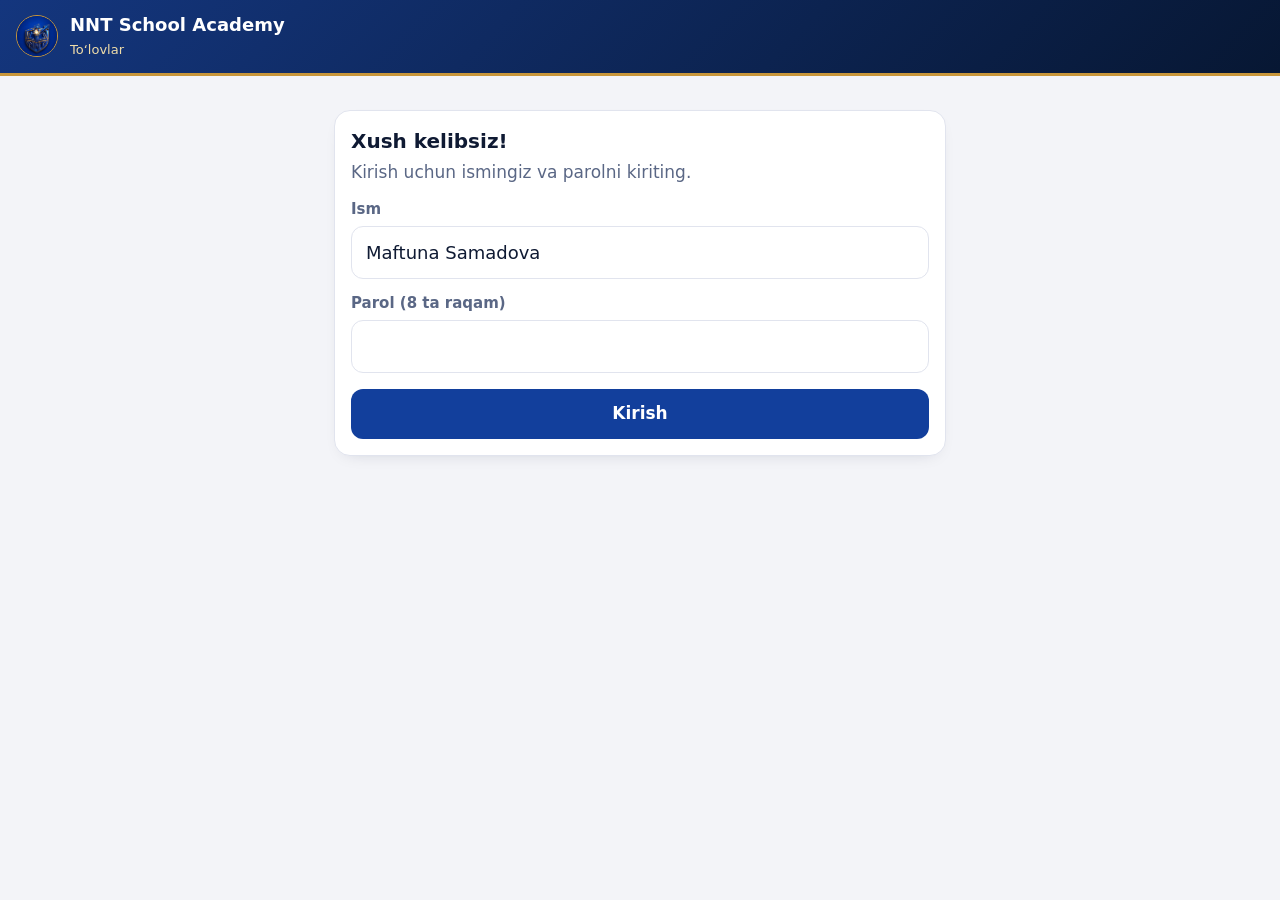
<file: pay.html>
<!doctype html>
<html lang="uz">
<head>
<meta charset="utf-8">
<meta name="viewport" content="width=device-width,initial-scale=1,viewport-fit=cover">
<meta name="robots" content="noindex,nofollow">
<title>NNT School Academy · To‘lovlar</title>
<link rel="icon" href="logo.jpg">
<style>
:root{--ink:#071733;--royal:#123f9c;--gold:#c8963a;--gold3:#fbf4df;--paper:#f3f4f8;--line:#e1e4ee;--text:#0f1a33;--mute:#5a6785;--ok:#0e8a5d;--okbg:#e3f4ec;--bad:#c0213f;--badbg:#fbe8ed;--am:#d98500}
*{box-sizing:border-box;-webkit-tap-highlight-color:transparent}
body{margin:0;font-family:system-ui,-apple-system,"Segoe UI",Roboto,Arial,sans-serif;background:var(--paper);color:var(--text);font-size:17px;line-height:1.4}
.top{background:linear-gradient(135deg,#14367e,var(--ink));color:#fff;padding:12px 16px;display:flex;align-items:center;gap:12px;border-bottom:3px solid var(--gold);position:sticky;top:0;z-index:5}
.top img{width:42px;height:42px;border-radius:50%;border:1.5px solid var(--gold)}.top b{display:block;font-size:18px}.top small{color:#efdca8;font-size:13px}.top .sp{flex:1}
button{font:inherit;cursor:pointer}
.btn{border:0;border-radius:12px;padding:13px 18px;font-weight:700;font-size:17px;background:var(--royal);color:#fff;min-height:48px}
.btn.g{background:var(--ok)}.btn.r{background:var(--bad)}.btn.l{background:#e8ebf4;color:var(--text)}.btn.sm{padding:8px 14px;min-height:40px;font-size:15px}.btn:disabled{opacity:.5}
.wrap{max-width:640px;margin:0 auto;padding:14px 14px 90px}
input[type=text],input[type=password],input[type=search],input[type=date],textarea{width:100%;font:inherit;font-size:18px;padding:13px 14px;border:1.5px solid var(--line);border-radius:12px;background:#fff;color:var(--text)}
textarea{min-height:110px;resize:vertical}
label{display:block;font-weight:600;color:var(--mute);font-size:15px;margin:14px 0 6px}
.card{background:#fff;border:1px solid var(--line);border-radius:16px;padding:16px;margin-bottom:12px;box-shadow:0 6px 18px -12px rgba(7,23,51,.25)}
.tabs{display:flex;gap:8px;margin:2px 0 12px}.tabs button{flex:1;padding:13px 6px;border:0;border-radius:12px;background:#e8ebf4;font-weight:700;color:var(--text);font-size:17px}.tabs button.on{background:var(--ink);color:#fff}
.note{padding:12px 14px;border-radius:12px;margin:10px 0;font-size:16px}.note.err{background:var(--badbg);color:#8c1530}.note.ok{background:var(--okbg);color:#0a5a3d}.note.info{background:var(--gold3)}
.st{display:flex;align-items:center;gap:7px;background:#fff;border:1px solid var(--line);border-radius:14px;padding:10px 8px 10px 12px;margin-bottom:8px}
.st .nm{flex:1;min-width:0}.st .nm b{display:block;font-size:17px;overflow-wrap:anywhere;line-height:1.2}.st .nm small{color:var(--mute);font-size:14px}
.st.pd{border-left:6px solid var(--ok)}.st.up{border-left:6px solid var(--bad)}.st.nf{border-left:6px solid #aab3c8}
.ic{width:40px;height:46px;border-radius:12px;border:0;background:#e8ebf4;font-size:21px;flex:none}
.tick{min-width:100px;padding:0 8px;height:50px;white-space:nowrap;border-radius:12px;border:2px solid var(--bad);background:#fff;color:var(--bad);font-weight:800;font-size:14px;flex:none;line-height:1.1}
.tick.on{background:var(--ok);border-color:var(--ok);color:#fff;font-size:28px}
.sum{display:flex;gap:8px;margin-bottom:10px}.sum div{flex:1;background:#fff;border:1px solid var(--line);border-radius:12px;text-align:center;padding:8px 4px;font-size:13px;color:var(--mute)}.sum b{display:block;font-size:24px;color:var(--text)}
.sheet{position:fixed;inset:0;background:rgba(7,23,51,.6);z-index:20;display:flex;align-items:flex-end;justify-content:center}
.sheet .in{background:#fff;width:100%;max-width:640px;max-height:94vh;overflow:auto;border-radius:22px 22px 0 0;padding:18px 16px 28px}
@media(min-width:700px){.sheet{align-items:center}.sheet .in{border-radius:22px}}
.sheet h2{margin:0 0 4px;font-size:21px;overflow-wrap:anywhere}
.per{border:1px solid var(--line);border-radius:14px;padding:12px;margin:10px 0}.per.cur{border:2px solid var(--royal);background:#f5f8ff}
.per .h{display:flex;justify-content:space-between;align-items:center;gap:8px;margin-bottom:6px;font-weight:700}
.two{display:grid;grid-template-columns:1fr 1fr;gap:8px}
.two label{margin-top:4px;font-size:13px}.two input{font-size:16px;padding:11px 8px}
.chip{display:inline-block;border-radius:99px;padding:3px 10px;font-size:13px;font-weight:700}.chip.ok{background:var(--okbg);color:#0a5a3d}.chip.no{background:var(--badbg);color:#8c1530}.chip.w{background:#eef0f6;color:var(--mute)}
.msg{background:var(--gold3);border-left:4px solid var(--gold);border-radius:8px;padding:8px 10px;margin:6px 0;font-size:15px}.msg small{display:block;color:var(--mute)}
.hide{display:none!important}
.big{font-size:20px;font-weight:700}
</style>
</head>
<body>
<div class="top"><img src="logo.jpg" alt=""><div><b>NNT School Academy</b><small>To‘lovlar</small></div><div class="sp"></div><button class="btn sm l hide" id="out">Chiqish</button></div>
<div class="wrap">

<div id="login">
  <div class="card" style="margin-top:20px">
    <p class="big" style="margin:0 0 6px">Xush kelibsiz!</p>
    <p style="margin:0;color:var(--mute)">Kirish uchun ismingiz va parolni kiriting.</p>
    <label for="ln">Ism</label><input type="text" id="ln" value="Maftuna Samadova" autocomplete="username">
    <label for="lp">Parol (8 ta raqam)</label><input type="password" id="lp" inputmode="numeric" autocomplete="current-password">
    <div id="lm"></div>
    <button class="btn" id="lgo" style="width:100%;margin-top:16px">Kirish</button>
  </div>
</div>

<div id="app" class="hide">
  <div class="tabs"><button id="t1" class="on">To‘lovlar</button><button id="t2">Davomat</button></div>

  <div id="v1">
    <div id="offnote" class="note info hide">Hozircha to‘lov qoidasi o‘chirilgan: o‘quvchilar hali bloklanmaydi. Siz belgilarni qo‘yib chiqishingiz mumkin.</div>
    <div class="sum"><div><b id="s_all">0</b>Jami</div><div><b id="s_paid" style="color:var(--ok)">0</b>To‘lagan</div><div><b id="s_un" style="color:var(--bad)">0</b>To‘lamagan</div></div>
    <div style="display:flex;gap:8px;margin-bottom:10px"><input type="search" id="q" placeholder="Ism bo‘yicha qidirish…"><button class="btn g" id="addb" style="flex:none">＋ Yangi</button></div>
    <div id="m1"></div>
    <div id="list"></div>
  </div>

  <div id="v2" class="hide">
    <div style="display:flex;gap:8px;align-items:center;margin-bottom:10px"><input type="date" id="ad"><button class="btn l sm" id="atoday">Bugun</button></div>
    <div id="anote" class="note info hide"></div>
    <div class="sum"><div><b id="a_yes" style="color:var(--ok)">0</b>Keldi</div><div><b id="a_no" style="color:var(--bad)">0</b>Kelmadi</div><div><b id="a_wait">0</b>Kutilmoqda</div></div>
    <div id="alist"></div>
  </div>
</div>
</div>

<div id="sheet" class="sheet hide"><div class="in" id="sin"></div></div>

<script>
var PORTAL={URL:"https://rbroiqwuogkvkyajpdie.supabase.co",KEY:"sb_publishable_4DU70ywUzUEZkLy3uVc7Zg_VPCzJspw"};
function $(i){return document.getElementById(i)}
function esc(s){return String(s==null?"":s).replace(/[&<>"']/g,function(c){return{"&":"&amp;","<":"&lt;",">":"&gt;",'"':"&quot;","'":"&#39;"}[c]})}
function ls(k,v){try{if(v===undefined)return localStorage.getItem(k);if(v===null)localStorage.removeItem(k);else localStorage.setItem(k,v)}catch(e){}return null}
function rpc(n,a){return fetch(PORTAL.URL+"/rest/v1/rpc/"+n,{method:"POST",headers:{"Content-Type":"application/json",apikey:PORTAL.KEY,Authorization:"Bearer "+PORTAL.KEY},body:JSON.stringify(a||{})}).then(function(r){return r.json().then(function(j){if(!r.ok)throw new Error("x");return j})})}
function note(id,c,t){$(id).innerHTML=t?'<div class="note '+c+'">'+t+'</div>':""}
function dmy(d){if(!d)return"";var p=String(d).split("-");return p[2]+"."+p[1]+"."+p[0]}
function addMonth(iso,n){var p=iso.split("-").map(Number),y=p[0],m=p[1]-1+n,d=p[2];y+=Math.floor(m/12);m=((m%12)+12)%12;var last=new Date(y,m+1,0).getDate();d=Math.min(d,last);return y+"-"+("0"+(m+1)).slice(-2)+"-"+("0"+d).slice(-2)}
var NM="",PW="",DATA=null,TODAY="";
function A(extra){var o={nm:NM,pw:PW};for(var k in extra)o[k]=extra[k];return o}
function fail(e){ if(e==="auth"||e===false){ logout(true); } }

/* ---- login ---- */
function doLogin(nm,pw,quiet){
  return rpc("pay_login",{nm:nm,pw:pw}).then(function(r){
    if(!r||!r.ok){ if(!quiet) note("lm","err","Ism yoki parol noto‘g‘ri. Yana bir bor urinib ko‘ring."); return false; }
    NM=nm;PW=pw;ls("nnt_pay_nm",nm);ls("nnt_pay_pw",pw);TODAY=r.today;
    $("login").classList.add("hide");$("app").classList.remove("hide");$("out").classList.remove("hide");
    $("ad").value=TODAY;
    load();return true;
  }).catch(function(){ if(!quiet) note("lm","err","Internet yo‘q. Aloqani tekshirib, qayta urinib ko‘ring."); return false; });
}
$("lgo").onclick=function(){var pw=$("lp").value.replace(/\s/g,"");if(!pw){note("lm","err","Parolni kiriting.");return}$("lgo").disabled=true;note("lm","info","Tekshirilmoqda…");doLogin($("ln").value.trim(),pw).then(function(){$("lgo").disabled=false})};
$("lp").onkeydown=function(e){if(e.key==="Enter")$("lgo").click()};
function logout(expired){ls("nnt_pay_pw",null);PW="";$("app").classList.add("hide");$("out").classList.add("hide");$("login").classList.remove("hide");$("lp").value="";closeSheet();if(expired)note("lm","err","Qayta kiring.");else note("lm","","")}
$("out").onclick=function(){if(confirm("Chiqasizmi?"))logout()};

/* ---- tabs ---- */
function tab(n){$("t1").classList.toggle("on",n===1);$("t2").classList.toggle("on",n===2);$("v1").classList.toggle("hide",n!==1);$("v2").classList.toggle("hide",n!==2);if(n===1)load();else att()}
$("t1").onclick=function(){tab(1)};$("t2").onclick=function(){tab(2)};

/* ---- list ---- */
function load(){
  return rpc("pay_list",A()).then(function(r){
    if(!r||!r.ok){fail(false);return}
    DATA=r;TODAY=r.today;$("offnote").classList.toggle("hide",!!r.on);draw();
  }).catch(function(){note("m1","err","Internet yo‘q. Qayta urinib ko‘ring.")});
}
function draw(){
  if(!DATA)return;var q=$("q").value.trim().toLowerCase(),h="",pd=0,un=0,rows=DATA.students;
  rows.forEach(function(s){ if(s.pid&&s.paid)pd++;else un++; });
  $("s_all").textContent=rows.length;$("s_paid").textContent=pd;$("s_un").textContent=un;
  rows.forEach(function(s){
    if(q&&s.name.toLowerCase().indexOf(q)<0)return;
    var cls=!s.pid?"nf":s.paid?"pd":"up",sub=!s.pid?"Birinchi davr belgilanmagan":dmy(s.start)+" – "+dmy(s.end);
    h+='<div class="st '+cls+'"><div class="nm" data-open="'+s.id+'"><b>'+esc(s.name)+'</b><small>'+sub+'</small></div>'
      +'<button class="ic" data-msg="'+s.id+'" aria-label="Xabar">✉️</button>'
      +(s.pid?'<button class="tick'+(s.paid?' on':'')+'" data-tick="'+s.pid+'" data-v="'+(s.paid?1:0)+'">'+(s.paid?'✔':'To‘lamadi')+'</button>':'<button class="tick" style="border-color:#aab3c8;color:#5a6785" data-open="'+s.id+'">Davr</button>')+'</div>';
  });
  $("list").innerHTML=h||'<div class="note info">Hech narsa topilmadi.</div>';
}
$("q").oninput=draw;
$("list").onclick=function(e){
  var t=e.target.closest("[data-tick]");
  if(t){var pid=+t.dataset.tick,on=t.dataset.v!=="1";t.disabled=true;
    rpc("pay_tick",A({pid:pid,on_:on})).then(function(r){ if(!r||!r.ok){note("m1","err","Saqlanmadi. Qayta urinib ko‘ring.");return} DATA.students.forEach(function(s){if(s.pid===pid)s.paid=on}); draw(); }).catch(function(){note("m1","err","Internet yo‘q.");t.disabled=false});return}
  var m=e.target.closest("[data-msg]");if(m){openMsg(+m.dataset.msg);return}
  var o=e.target.closest("[data-open]");if(o)openStudent(+o.dataset.open);
};

/* ---- add ---- */
$("addb").onclick=function(){
  $("sin").innerHTML='<h2>Yangi o‘quvchi</h2><label for="nn">To‘liq ism (ism va familiya)</label><input type="text" id="nn" autocomplete="off"><div id="ma"></div><div style="display:flex;gap:8px;margin-top:14px"><button class="btn l" id="cx" style="flex:1">Bekor qilish</button><button class="btn g" id="ok" style="flex:1">Qo‘shish</button></div>';
  openSheet();$("nn").focus();$("cx").onclick=closeSheet;
  $("ok").onclick=function(){var n=$("nn").value.trim().replace(/\s+/g," ");if(n.length<3){note("ma","err","Ismni to‘liq yozing.");return}
    $("ok").disabled=true;
    rpc("pay_add",A({name:n})).then(function(r){
      if(r&&r.ok){closeSheet();load().then(function(){openStudent(r.id)})}
      else{$("ok").disabled=false;note("ma","err",r&&r.err==="exists"?"Bu ism ro‘yxatda bor.":"Qo‘shilmadi. Qayta urinib ko‘ring.")}
    }).catch(function(){$("ok").disabled=false;note("ma","err","Internet yo‘q.")});};
};

/* ---- sheet ---- */
function openSheet(){$("sheet").classList.remove("hide");document.body.style.overflow="hidden"}
function closeSheet(){$("sheet").classList.add("hide");document.body.style.overflow=""}
$("sheet").onclick=function(e){if(e.target===$("sheet"))closeSheet()};

function openMsg(id){
  var s=DATA.students.filter(function(x){return x.id===id})[0];if(!s)return;
  $("sin").innerHTML='<h2>Xabar: '+esc(s.name)+'</h2><p style="margin:2px 0 0;color:var(--mute)">O‘quvchi buni portalidagi «Monthly payments» tugmasida o‘qiydi.</p><label for="mb">Xabar matni</label><textarea id="mb" maxlength="500" placeholder="Masalan: Hurmatli o‘quvchi, oylik to‘lov muddati yaqinlashmoqda."></textarea><div id="mm"></div><div style="display:flex;gap:8px;margin-top:14px"><button class="btn l" id="cx" style="flex:1">Bekor qilish</button><button class="btn" id="ok" style="flex:1">Yuborish</button></div>';
  openSheet();$("cx").onclick=closeSheet;
  $("ok").onclick=function(){var b=$("mb").value.trim();if(!b){note("mm","err","Xabarni yozing.");return}$("ok").disabled=true;
    rpc("pay_send",A({sid:id,body:b})).then(function(r){ if(r&&r.ok){closeSheet();note("m1","ok","Xabar yuborildi: "+esc(s.name));setTimeout(function(){note("m1","","")},3500)} else{$("ok").disabled=false;note("mm","err","Yuborilmadi.")} }).catch(function(){$("ok").disabled=false;note("mm","err","Internet yo‘q.")});};
}

function openStudent(id){
  var s=DATA.students.filter(function(x){return x.id===id})[0];if(!s)return;
  $("sin").innerHTML='<p class="note info">Yuklanmoqda…</p>';openSheet();
  rpc("pay_student",A({sid:id})).then(function(r){ if(!r||!r.ok){closeSheet();fail(false);return} drawStudent(s,r); }).catch(function(){closeSheet();note("m1","err","Internet yo‘q.")});
}
function drawStudent(s,r){
  var h='<div style="display:flex;justify-content:space-between;gap:8px;align-items:flex-start"><h2>'+esc(s.name)+'</h2><button class="btn l sm" id="cx">Yopish</button></div>';
  h+='<label for="rn">Ism</label><div style="display:flex;gap:8px"><input type="text" id="rn" value="'+esc(s.name)+'"><button class="btn sm" id="rnb" style="flex:none">Saqlash</button></div><div id="mr"></div>';
  var P=r.periods||[];
  if(!P.length){
    h+='<h3 style="margin:20px 0 4px">Birinchi to‘lov davri</h3><p style="margin:0 0 6px;color:var(--mute);font-size:15px">Faqat bir marta belgilanadi. Keyingi oylar o‘zi hisoblanadi.</p>'
     +'<div class="two"><div><label for="fs">Boshlanish</label><input type="date" id="fs" value="'+TODAY+'"></div><div><label for="fe">Tugash</label><input type="date" id="fe" value="'+addMonth(TODAY,1)+'"></div></div><div id="mf"></div>'
     +'<button class="btn g" id="fb" style="width:100%;margin-top:12px">Saqlash</button>';
  } else {
    h+='<h3 style="margin:20px 0 0">To‘lov davrlari</h3><p style="margin:2px 0 4px;color:var(--mute);font-size:15px">Sanani o‘zgartirsangiz, keyingi davrlar ham siljiydi.</p>';
    P.forEach(function(p){
      var cur=p.start<=TODAY&&TODAY<p.end;
      h+='<div class="per'+(cur?' cur':'')+'" data-p="'+p.id+'"><div class="h"><span>'+(cur?'Joriy davr':p.end<=TODAY?'O‘tgan':'Kelgusi')+'</span><button class="tick'+(p.paid?' on':'')+'" data-tk="'+p.id+'" data-v="'+(p.paid?1:0)+'">'+(p.paid?'✔':'To‘lamadi')+'</button></div>'
       +'<div class="two"><div><label>Boshlanish</label><input type="date" class="ps" value="'+p.start+'"></div><div><label>Tugash</label><input type="date" class="pe" value="'+p.end+'"></div></div>'
       +'<button class="btn l sm" data-sv="'+p.id+'" style="margin-top:8px;width:100%">Sanalarni saqlash</button></div>';
    });
    h+='<div id="mp"></div>';
  }
  h+='<h3 style="margin:20px 0 0">Xabarlar</h3>';
  if((r.msgs||[]).length){ r.msgs.forEach(function(m){var d=new Date(m.at);h+='<div class="msg"><small>'+("0"+d.getDate()).slice(-2)+"."+("0"+(d.getMonth()+1)).slice(-2)+" "+("0"+d.getHours()).slice(-2)+":"+("0"+d.getMinutes()).slice(-2)+(m.read?" · o‘qilgan":" · o‘qilmagan")+'</small>'+esc(m.body)+'</div>'}); }
  else h+='<p style="color:var(--mute);margin:4px 0">Hali xabar yo‘q.</p>';
  h+='<button class="btn" id="sm" style="width:100%;margin-top:10px">✉️ Xabar yuborish</button>';
  $("sin").innerHTML=h;
  $("cx").onclick=closeSheet;$("sm").onclick=function(){openMsg(s.id)};
  $("rnb").onclick=function(){var n=$("rn").value.trim().replace(/\s+/g," ");if(n.length<3){note("mr","err","Ismni to‘liq yozing.");return}
    rpc("pay_rename",A({sid:s.id,name:n})).then(function(x){ if(x&&x.ok){note("mr","ok","Saqlandi.");s.name=n;draw()} else note("mr","err",x&&x.err==="exists"?"Bu ism boshqa o‘quvchida bor.":"Saqlanmadi.") }).catch(function(){note("mr","err","Internet yo‘q.")});};
  if($("fb")){
    $("fs").onchange=function(){if($("fs").value)$("fe").value=addMonth($("fs").value,1)};
    $("fb").onclick=function(){var a=$("fs").value,b=$("fe").value;if(!a||!b||b<=a){note("mf","err","Sanalarni to‘g‘ri kiriting: tugash sanasi boshlanishdan keyin bo‘lsin.");return}
      $("fb").disabled=true;rpc("pay_first",A({sid:s.id,s:a,e:b})).then(function(x){ if(x&&x.ok){load().then(function(){openStudent(s.id)})} else{$("fb").disabled=false;note("mf","err","Saqlanmadi.")} }).catch(function(){$("fb").disabled=false;note("mf","err","Internet yo‘q.")});};
  }
  $("sin").onclick=function(e){
    var t=e.target.closest("[data-tk]");
    if(t){var pid=+t.dataset.tk,on=t.dataset.v!=="1";rpc("pay_tick",A({pid:pid,on_:on})).then(function(x){if(x&&x.ok){load().then(function(){openStudent(s.id)})}else note("mp","err","Saqlanmadi.")}).catch(function(){note("mp","err","Internet yo‘q.")});return}
    var b=e.target.closest("[data-sv]");
    if(b){var box=b.closest(".per"),a=box.querySelector(".ps").value,z=box.querySelector(".pe").value;if(!a||!z||z<=a){note("mp","err","Tugash sanasi boshlanishdan keyin bo‘lsin.");return}
      b.disabled=true;rpc("pay_edit",A({pid:+b.dataset.sv,s:a,e:z})).then(function(x){ if(x&&x.ok){load().then(function(){openStudent(s.id)})} else{b.disabled=false;note("mp","err","Saqlanmadi. Sanalarni tekshiring.")} }).catch(function(){b.disabled=false;note("mp","err","Internet yo‘q.")});}
  };
}

/* ---- attendance ---- */
function att(){
  var d=$("ad").value||TODAY;
  $("alist").innerHTML='<p class="note info">Yuklanmoqda…</p>';
  rpc("pay_att",A({d:d})).then(function(r){
    if(!r||!r.ok){fail(false);return}
    var y=0,n=0,w=0,h="";
    r.rows.forEach(function(s){
      var st=s.done?"y":r.late?"n":"w";if(st==="y")y++;else if(st==="n")n++;else w++;
      var tm="";if(s.done&&s.at){var t=new Date(s.at);tm=("0"+t.getHours()).slice(-2)+":"+("0"+t.getMinutes()).slice(-2)}
      h+='<div class="st '+(st==="y"?"pd":st==="n"?"up":"nf")+'"><div class="nm"><b>'+esc(s.name)+'</b>'+(tm?'<small>Testni tugatdi: '+tm+'</small>':'')+'</div><span class="chip '+(st==="y"?"ok":st==="n"?"no":"w")+'">'+(st==="y"?"✔ Keldi":st==="n"?"✘ Kelmadi":"Kutilmoqda")+'</span></div>';
    });
    $("a_yes").textContent=y;$("a_no").textContent=n;$("a_wait").textContent=w;
    var an=$("anote");an.classList.toggle("hide",!!r.late);an.textContent="Soat 18:30 gacha testni tugatmaganlar «Kutilmoqda» deb ko‘rsatiladi. 18:30 dan keyin «Kelmadi» bo‘ladi.";
    $("alist").innerHTML=h||'<div class="note info">Ro‘yxat bo‘sh.</div>';
  }).catch(function(){$("alist").innerHTML='<p class="note err">Internet yo‘q.</p>'});
}
$("ad").onchange=att;$("atoday").onclick=function(){$("ad").value=TODAY;att()};

/* ---- auto sign-in on this phone ---- */
(function(){var n=ls("nnt_pay_nm"),p=ls("nnt_pay_pw");if(n)$("ln").value=n;if(n&&p)doLogin(n,p,true)})();
</script>
</body>
</html>
</file>
<file: shared.css>
/* NNT School Academy: royal navy, gold foil, library paper */
:root{
  --ink:#071733;--ink2:#0d2552;--royal:#123f9c;--gold:#c8963a;--gold2:#efdca8;--gold3:#fbf4df;
  --paper:#f3f4f8;--card:#fff;--line:#e1e4ee;--text:#0f1a33;--mute:#5a6785;
  --ok:#0e6b4d;--okbg:#e3f4ec;--bad:#9c2442;--badbg:#fbe8ed;
  --serif:"Lexend",system-ui,-apple-system,"Segoe UI",Roboto,Arial,sans-serif;
  --sans:"Lexend",system-ui,-apple-system,"Segoe UI",Roboto,Arial,sans-serif;
}
*{box-sizing:border-box}html,body{margin:0}
body{font-family:var(--sans);color:var(--text);background:var(--paper);min-height:100vh;-webkit-text-size-adjust:100%;font-size:16px;line-height:1.5}
button,input,select{font:inherit}
h1,h2,h3{font-family:var(--serif);font-weight:600;letter-spacing:-.01em;margin:0;color:var(--ink)}
h1{font-size:30px;line-height:1.15}h2{font-size:22px;line-height:1.2}h3{font-size:17px}
p{margin:6px 0;line-height:1.5}
a{color:var(--royal)}
:focus-visible{outline:3px solid var(--gold);outline-offset:2px}

/* header */
.top{position:relative;background:radial-gradient(120% 220% at 0% 0%,#14367e 0%,var(--ink) 58%);color:#fff;padding:14px 20px;display:flex;align-items:center;gap:14px}
.top::after{content:"";position:absolute;left:0;right:0;bottom:0;height:1px;background:linear-gradient(90deg,transparent,var(--gold) 20%,var(--gold2) 50%,var(--gold) 80%,transparent)}
.top img{width:46px;height:46px;border-radius:50%;object-fit:cover;border:1.5px solid var(--gold);box-shadow:0 0 0 3px rgba(200,150,58,.18)}
.top b{display:block;font-family:var(--serif);font-weight:600;font-size:20px;letter-spacing:.01em;line-height:1.1}
.top small{display:block;color:var(--gold2);font-size:12.5px;margin-top:2px;letter-spacing:.04em}
.top .sp{flex:1}
.wrap{max-width:600px;margin:0 auto;padding:22px 16px 70px}
.wrap.wide{max-width:980px}

/* surfaces */
.card{background:var(--card);border:1px solid var(--line);border-radius:14px;padding:18px;margin:0 0 14px;box-shadow:0 1px 2px rgba(7,23,51,.04),0 8px 24px -12px rgba(7,23,51,.12)}
.card h2{margin-bottom:6px}
.gilt{border-top:2px solid var(--gold)}

/* forms */
label{display:block;font-size:14px;font-weight:600;color:var(--mute);margin:14px 0 6px}
input[type=text],input[type=password],input[type=search],input[type=tel],select{width:100%;padding:13px 14px;border:1.5px solid var(--line);border-radius:10px;background:#fff;color:var(--text);font-size:17px}
input:focus,select:focus{outline:none;border-color:var(--royal);box-shadow:0 0 0 3px rgba(18,63,156,.14)}
.pick{max-height:236px;overflow:auto;border:1.5px solid var(--line);border-radius:10px;margin-top:8px;background:#fff}
.pick div{padding:12px 14px;border-bottom:1px solid var(--line);cursor:pointer;font-size:16px}.pick div:last-child{border:0}
.pick div:hover{background:var(--gold3)}.pick div.sel{background:var(--ink);color:#fff;font-weight:600}

/* buttons */
.btn{display:inline-flex;align-items:center;justify-content:center;gap:8px;border:0;border-radius:10px;padding:14px 18px;font-weight:700;font-size:16px;background:var(--ink);color:#fff;cursor:pointer;width:100%;transition:background .15s}
.btn:hover{background:var(--royal)}
.btn:disabled{opacity:.45;cursor:default}.btn:disabled:hover{background:var(--ink)}
.btn.alt{background:#fff;color:var(--ink);border:1.5px solid var(--ink)}.btn.alt:hover{background:var(--gold3)}
.btn.gold{background:linear-gradient(180deg,#e2b457,var(--gold));color:#2a1c00}.btn.gold:hover{background:linear-gradient(180deg,#e9c06b,#d3a147)}
.btn.sm{width:auto;padding:9px 15px;font-size:14px;white-space:nowrap}
.top .btn.alt{background:transparent;color:#fff;border-color:rgba(255,255,255,.45)}.top .btn.alt:hover{background:rgba(255,255,255,.12)}

/* messages */
.msg{margin-top:12px;padding:11px 13px;border-radius:10px;font-size:14.5px;line-height:1.4;border-left:3px solid}
.msg.err{background:var(--badbg);color:var(--bad);border-color:var(--bad)}.msg.ok{background:var(--okbg);color:var(--ok);border-color:var(--ok)}.msg.info{background:var(--gold3);color:#5a4210;border-color:var(--gold)}
.hide{display:none!important}

/* volumes: one bound volume per unit */
.vols{display:grid;gap:12px}
.wide .vols{grid-template-columns:1fr 1fr}
@media(max-width:760px){.wide .vols{grid-template-columns:1fr}}
.vol{position:relative;display:flex;align-items:stretch;width:100%;text-align:left;padding:0;border:1px solid var(--line);border-radius:12px;background:#fff;cursor:pointer;overflow:hidden;box-shadow:0 1px 2px rgba(7,23,51,.04),0 8px 22px -14px rgba(7,23,51,.2);transition:transform .15s,box-shadow .15s}
.vol:hover:not(:disabled){transform:translateY(-2px);box-shadow:0 14px 28px -14px rgba(7,23,51,.3)}
.vol .sp{width:68px;flex:none;display:flex;align-items:center;justify-content:center;background:linear-gradient(160deg,#14367e,var(--ink));border-right:3px solid var(--gold);font-family:var(--serif);font-weight:700;font-size:30px;color:var(--gold2)}
.vol .bd{flex:1;padding:14px 46px 14px 16px;min-width:0}
.vol .bd b{display:block;font-family:var(--serif);font-weight:600;font-size:17px;line-height:1.25;color:var(--ink)}
.vol .bd small{display:block;margin-top:5px;color:var(--mute);font-size:13.5px}
.vol.dim{cursor:default;opacity:.88}.vol.dim .sp{background:linear-gradient(160deg,#5d6b86,#3c4863);color:#cfd6e4;border-color:#aeb6c6}
.vol:disabled{cursor:default;opacity:.75}
.vol.retake{border-color:var(--gold);background:var(--gold3)}
.rib{position:absolute;top:0;right:14px;width:22px;height:38px;background:var(--ok);clip-path:polygon(0 0,100% 0,100% 100%,50% 80%,0 100%);color:#fff;font-size:12px;font-weight:800;display:flex;justify-content:center;padding-top:6px;animation:drop .5s .15s both}
.rib.bad{background:var(--bad)}.rib.go{background:var(--gold);color:#2a1c00}
@keyframes drop{from{transform:translateY(-100%)}to{transform:none}}

/* misc */
.spin{display:inline-block;width:16px;height:16px;border:3px solid rgba(255,255,255,.4);border-top-color:#fff;border-radius:50%;animation:sp .8s linear infinite}
@keyframes sp{to{transform:rotate(360deg)}}
.bar{height:8px;background:#e6e9f2;border-radius:9px;overflow:hidden;margin-top:14px}.bar i{display:block;height:100%;background:linear-gradient(90deg,var(--gold),var(--gold2));width:0;transition:width .3s}
@media(prefers-reduced-motion:reduce){*{animation:none!important;transition:none!important}}

@media(max-width:480px){.top{padding:12px 14px;gap:11px}.top b{font-size:17px}.top img{width:40px;height:40px}.hero h1{font-size:34px}}

/* ---- welcome scene (login) ---- */
.wel{position:relative;overflow:hidden;border-radius:22px;padding:26px 18px 22px;margin:0 0 14px;text-align:center;color:#fff;background:radial-gradient(120% 90% at 15% 0%,#1d4fbf 0%,#0b2a6e 45%,#071733 100%);box-shadow:0 14px 34px -14px rgba(7,23,51,.55);border:1.5px solid rgba(239,220,168,.55)}
.wel::before{content:"";position:absolute;inset:0;background:radial-gradient(circle at 85% 12%,rgba(239,220,168,.28),transparent 38%),radial-gradient(circle at 8% 90%,rgba(255,45,149,.18),transparent 40%);pointer-events:none}
.wel>*{position:relative}
.wel .crest{width:74px;height:74px;border-radius:50%;object-fit:cover;border:2.5px solid var(--gold2);box-shadow:0 0 0 6px rgba(200,150,58,.22),0 8px 20px rgba(0,0,0,.4);margin-bottom:10px}
.wel .uz{font-size:13px;letter-spacing:.22em;text-transform:uppercase;color:var(--gold2);font-weight:700}
.wel h1{color:#fff;font-size:30px;margin:4px 0 8px}.wel h1 em{font-style:normal;background:linear-gradient(90deg,#fff1b8,#ffc93c,#ff8fb8);-webkit-background-clip:text;background-clip:text;color:transparent}
.wel .tag{margin:0 auto;max-width:420px;color:#dbe4fb;font-size:15.5px;min-height:46px}
.wel .stk{position:absolute;display:flex;align-items:center;justify-content:center;width:42px;height:42px;border-radius:50%;background:#fff;border:3px solid #fff;box-shadow:0 4px 10px rgba(0,0,0,.35);font-size:22px;animation:welbob 3s ease-in-out infinite}
.wel .s1{top:12px;left:12px;transform:rotate(-14deg)}.wel .s2{top:16px;right:14px;transform:rotate(12deg);animation-delay:.4s}.wel .s3{top:96px;left:6px;transform:rotate(10deg);animation-delay:.9s;width:36px;height:36px;font-size:19px}.wel .s4{top:104px;right:6px;transform:rotate(-10deg);animation-delay:1.3s;width:36px;height:36px;font-size:19px}
@keyframes welbob{0%,100%{translate:0 0}50%{translate:0 -5px}}
.polas{display:flex;justify-content:center;gap:12px;margin-top:18px;flex-wrap:nowrap}
.pol{margin:0;background:#fff;padding:6px 6px 8px;border-radius:6px;box-shadow:0 8px 18px rgba(0,0,0,.4);width:30%;max-width:150px;color:var(--ink)}
.pol .ph{aspect-ratio:1/1;border-radius:3px;display:flex;align-items:center;justify-content:center;font-size:40px;background-size:cover;background-position:center}
.pol.p1{transform:rotate(-6deg)}.pol.p2{transform:translateY(-6px) rotate(2deg)}.pol.p3{transform:rotate(5deg)}
.pol.p1 .ph{background-color:#ffe7a8}.pol.p2 .ph{background-color:#cfe0ff}.pol.p3 .ph{background-color:#ffd3e4}
.pol .ph.real span{display:none}
.pol figcaption{font-family:var(--serif);font-weight:700;font-size:14px;margin-top:5px}
.wel .chips{display:flex;gap:8px;justify-content:center;flex-wrap:wrap;margin-top:16px}
.wel .chips span{background:rgba(255,255,255,.12);border:1px solid rgba(239,220,168,.5);color:var(--gold2);border-radius:999px;padding:5px 12px;font-size:13px;font-weight:600}
.signin{border-top:3px solid var(--gold);border-radius:18px}
.signin h2{display:flex;align-items:center;gap:8px}

/* group photo + IELTS 8.0 hall of fame */
.pol.grp{width:88%;max-width:420px;transform:rotate(-1.2deg)}
.pol.grp .ph{aspect-ratio:16/8.6;background-color:#cfe0ff}
.polas{margin-top:14px}
.hall{display:none}
.hall h3{margin:0 0 10px;font-size:15px;color:var(--ink)}
.cert{display:block;width:100%;max-width:420px;margin:0 auto 10px;box-sizing:border-box;text-align:left;background:linear-gradient(160deg,#fff,#fbf4df);border:1.5px solid var(--gold);border-radius:16px;padding:12px;box-shadow:0 10px 24px -14px rgba(7,23,51,.5)}
.cert .ct{font-size:10.5px;letter-spacing:.08em;text-transform:uppercase;color:#8a6410;font-weight:700}
.cert h4{margin:2px 0 8px;font:700 15px var(--serif);color:var(--ink)}
.cert .cb{display:flex;align-items:center;gap:10px}
.cert .band{flex:0 0 auto;width:62px;height:62px;border-radius:50%;background:radial-gradient(circle at 30% 25%,#ffe27a,#c8963a);color:#071733;display:flex;flex-direction:column;align-items:center;justify-content:center;box-shadow:0 4px 12px rgba(200,150,58,.5)}
.cert .band b{font:800 22px/1 var(--serif)}.cert .band small{font-size:9px;font-weight:800;letter-spacing:.12em}
.cert .sk{flex:1;display:grid;grid-template-columns:1fr 1fr;gap:4px}
.cert .sk div{background:#fff;border:1px solid var(--line);border-radius:7px;padding:3px 6px;display:flex;justify-content:space-between;align-items:baseline}
.cert .sk small{font-size:9.5px;color:var(--mute)}.cert .sk b{font-size:13px;color:var(--ink)}
.cert .cf{margin-top:8px;font-size:11.5px;color:var(--mute)}.cert .cf b{color:#b3541a}
@media(min-width:1180px){
 .wel{padding:12px 18px 10px;margin-bottom:10px}.wel .crest{display:none}.wel h1{font-size:26px;margin:2px 0 4px}.wel .tag{min-height:0;font-size:14px}.wel .chips{display:none}.polas{margin-top:10px}.pol.grp{max-width:200px;padding:4px 4px 5px}.pol.grp figcaption{font-size:12px;margin-top:3px}
 .hall{display:contents}.hall h3{display:none}
 .cert{position:fixed;top:50%;width:250px;margin:0;padding:16px;z-index:1}
 .cert.c1{left:max(16px,calc(50% - 320px - 270px));transform:translateY(-50%) rotate(-3deg)}
 .cert.c2{right:max(16px,calc(50% - 320px - 270px));transform:translateY(-50%) rotate(3deg)}
 .cert h4{font-size:18px}.cert .band{width:70px;height:70px}.cert .band b{font-size:25px}.cert .cf{font-size:13px}
}

.vol .cs{position:absolute;right:12px;bottom:10px;font-style:normal;font-size:12px;font-weight:800;letter-spacing:.04em;color:#8a5a00;background:#fff1c9;border:1px solid #e6c36a;border-radius:999px;padding:3px 11px}
.vol.soon{opacity:.85}.vol.soon .bd b{color:#5d6b86}

.vol .cr{position:absolute;right:12px;bottom:10px;font-style:normal;font-size:12px;font-weight:800;letter-spacing:.04em;color:#fff;background:linear-gradient(135deg,#0e9f6e,#0a7d57);border-radius:999px;padding:4px 12px;box-shadow:0 4px 10px -4px rgba(10,125,87,.6)}
.vol.rec{border-color:#0e9f6e;box-shadow:0 0 0 2px rgba(14,159,110,.25),0 10px 24px -14px rgba(10,125,87,.55)}
.vol.rec.retake{background:#fff}
</file>
